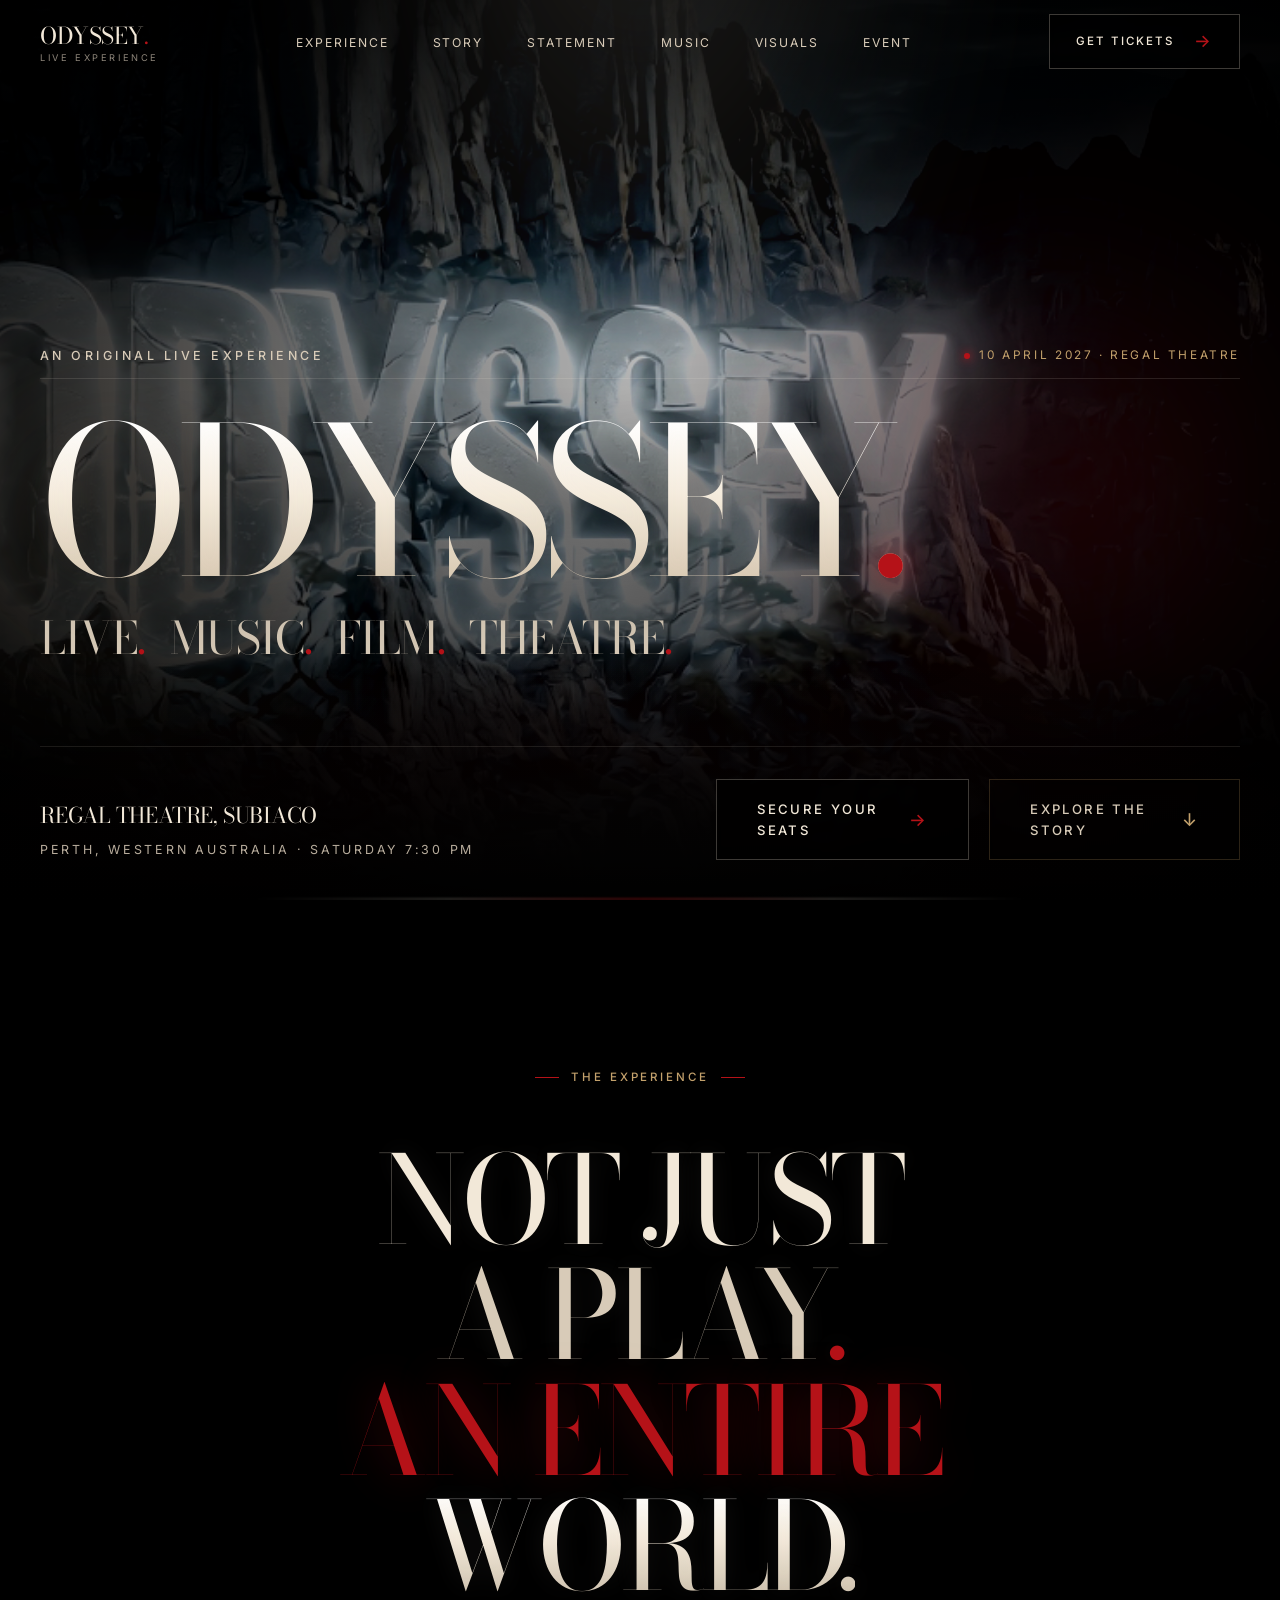
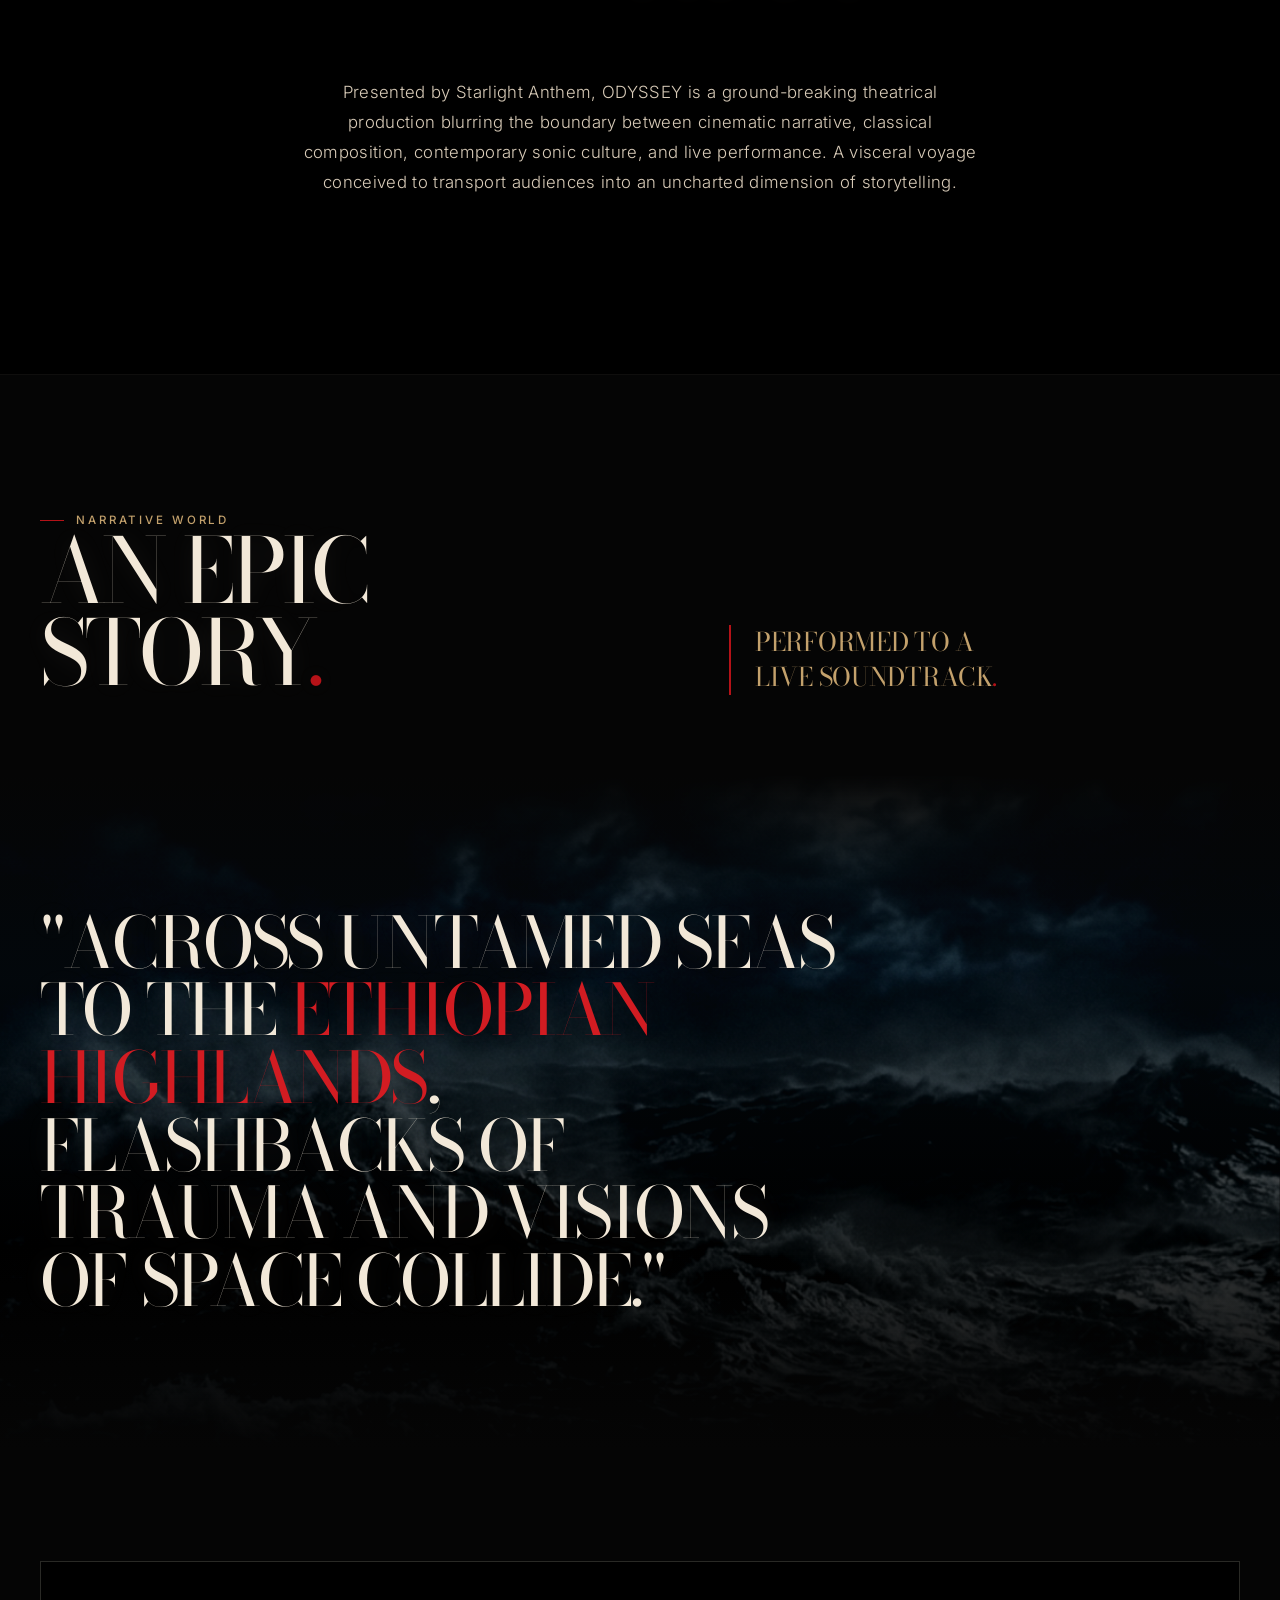
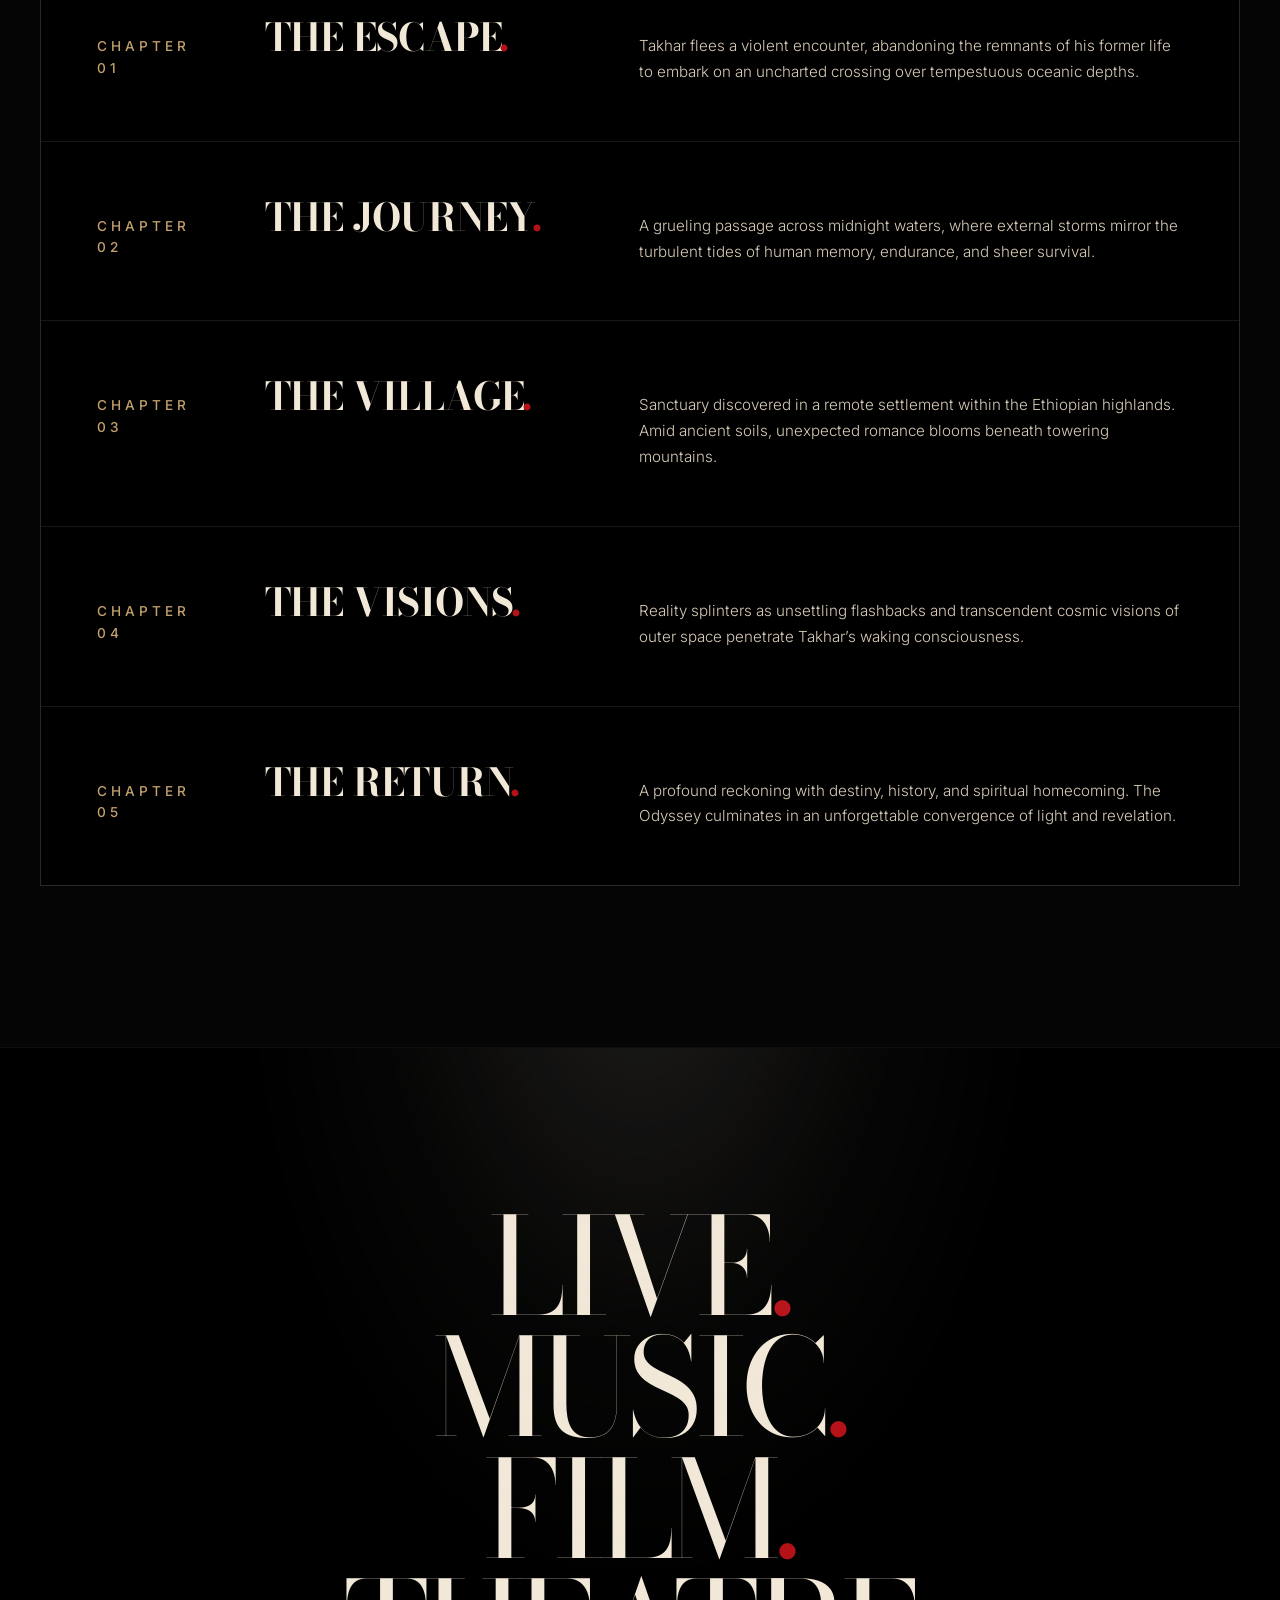
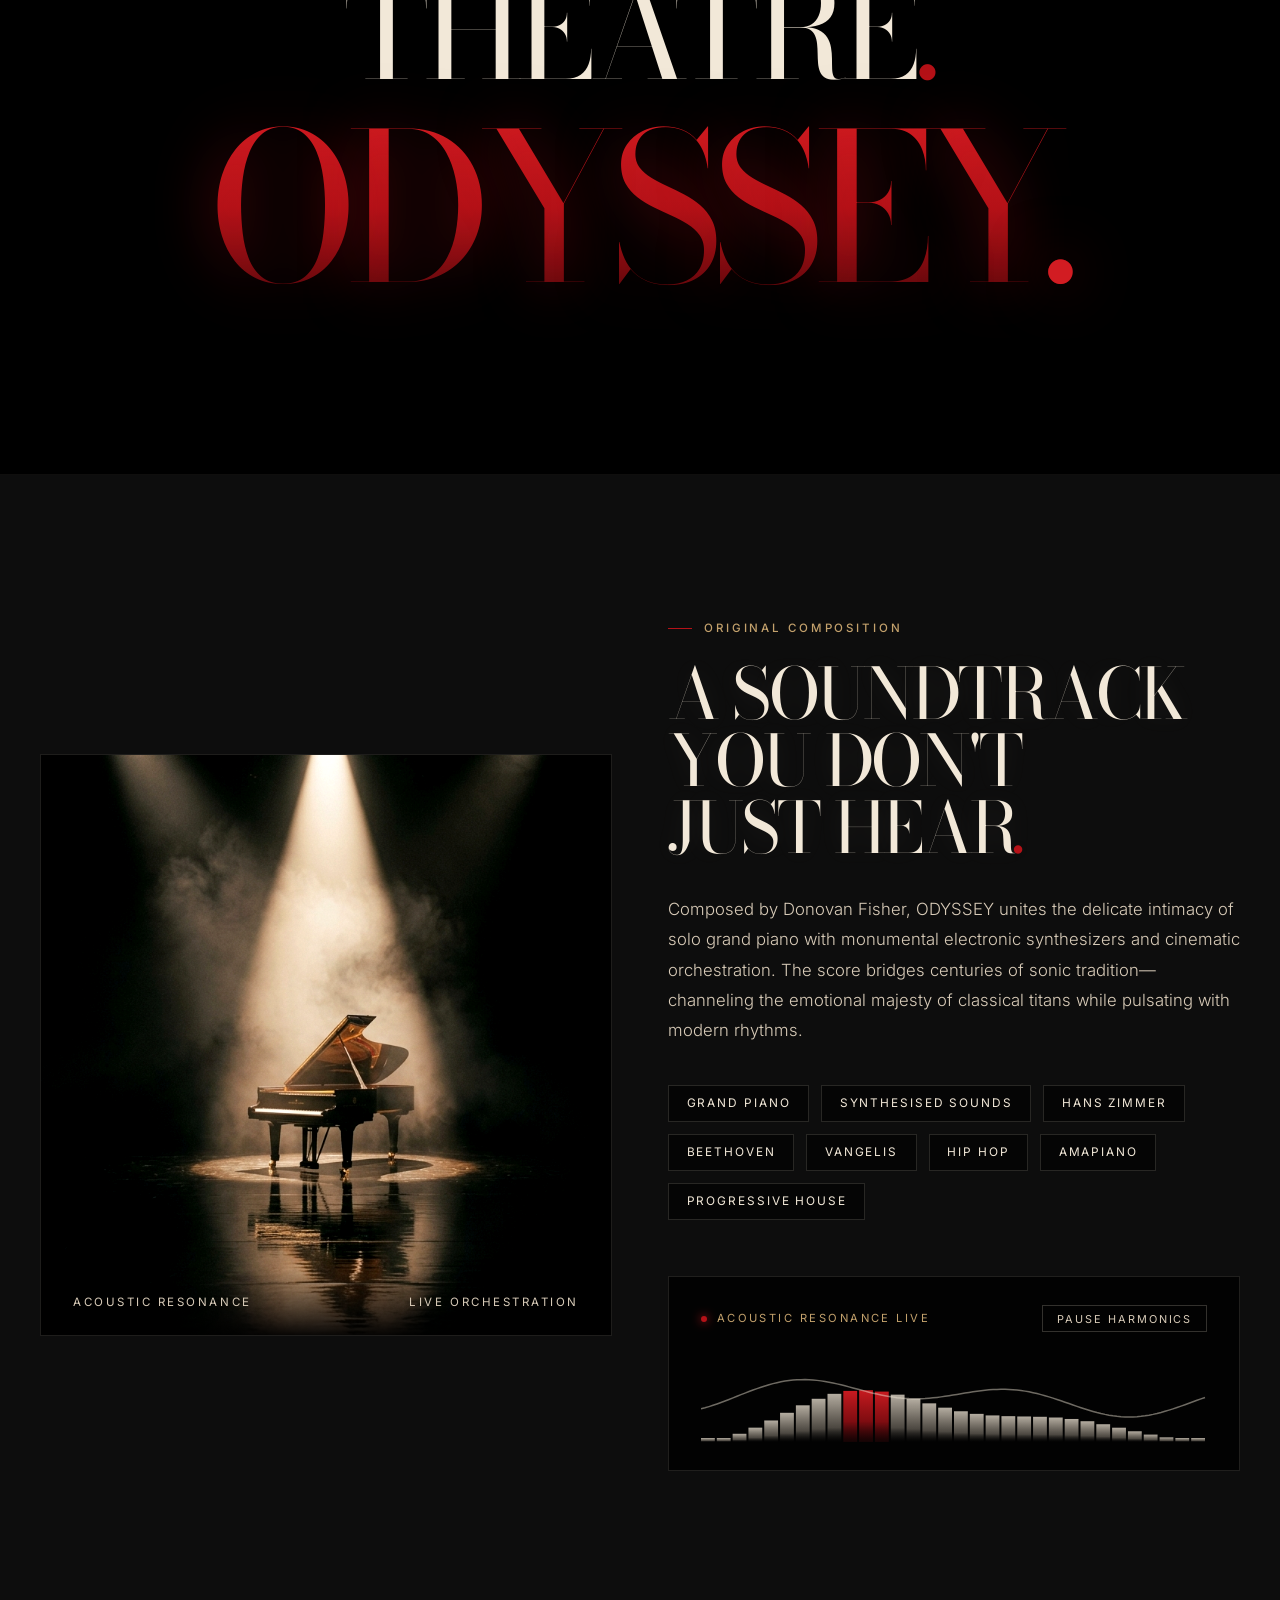
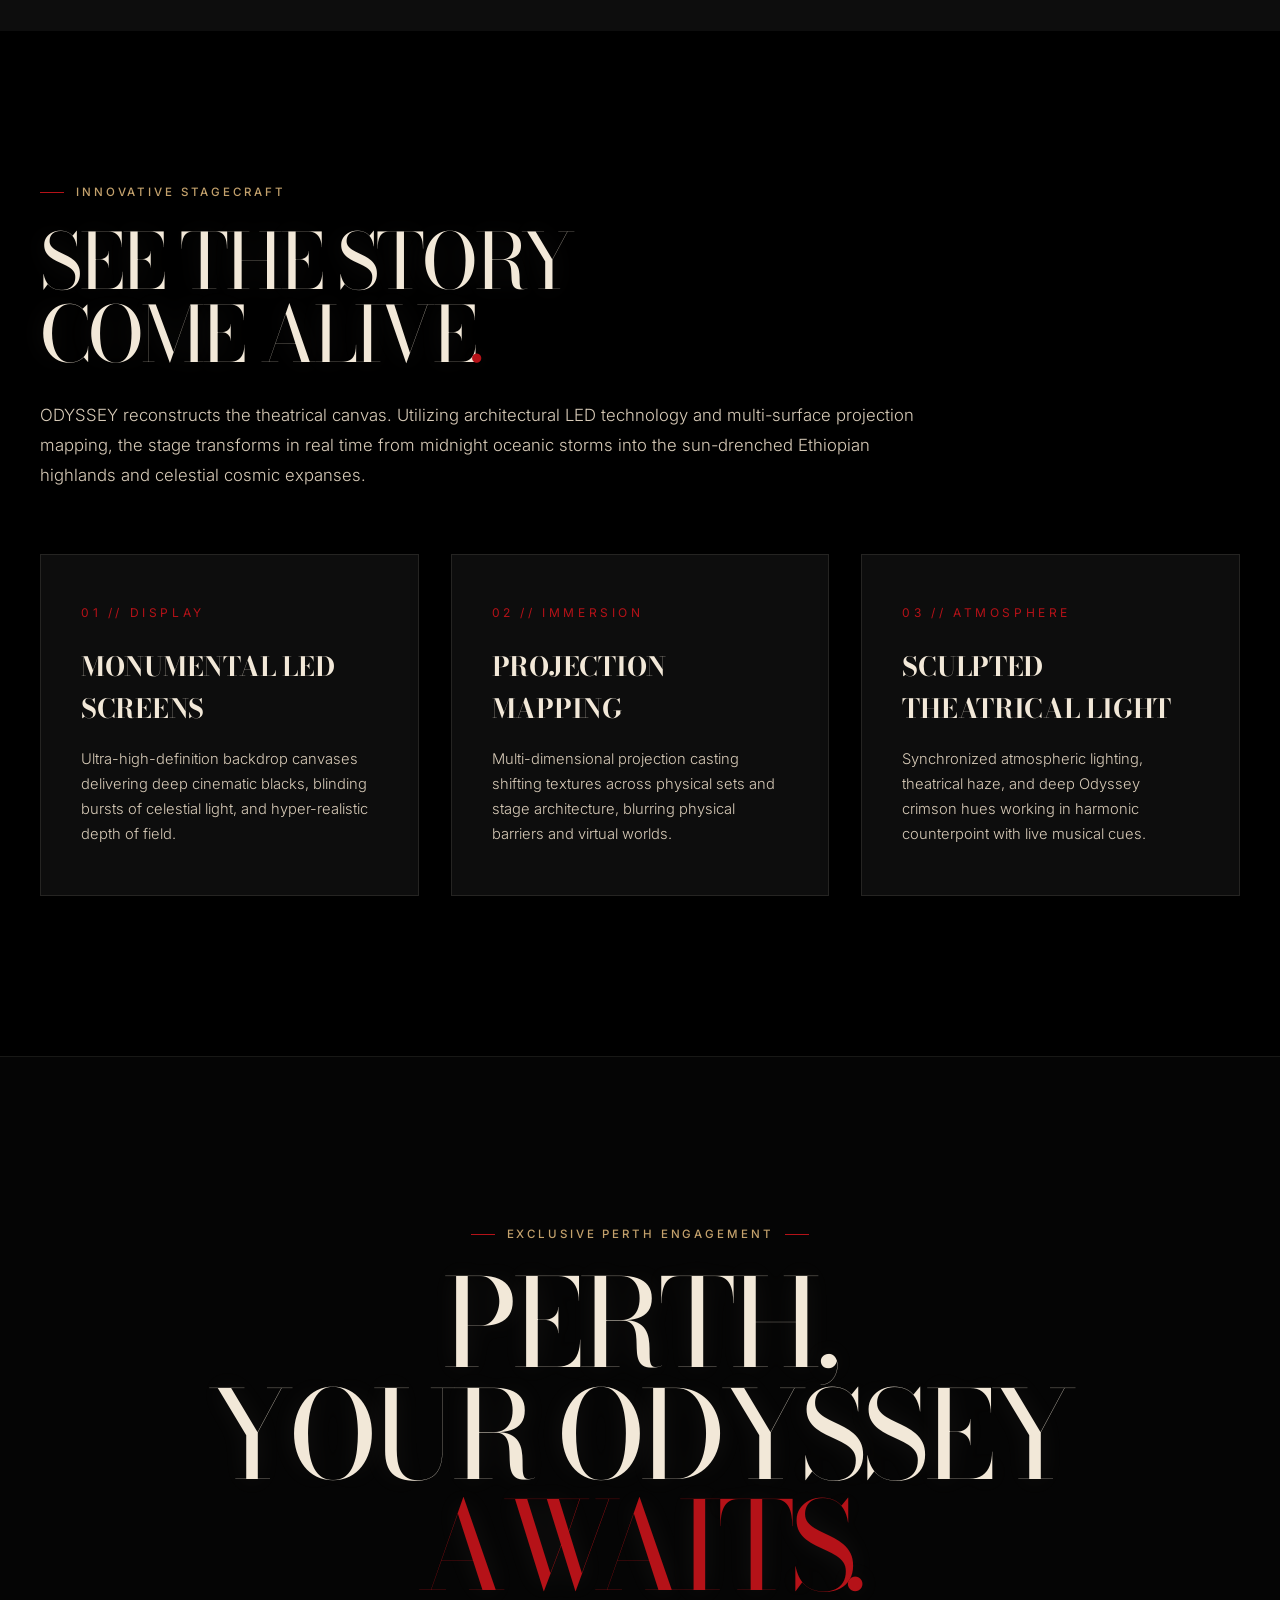
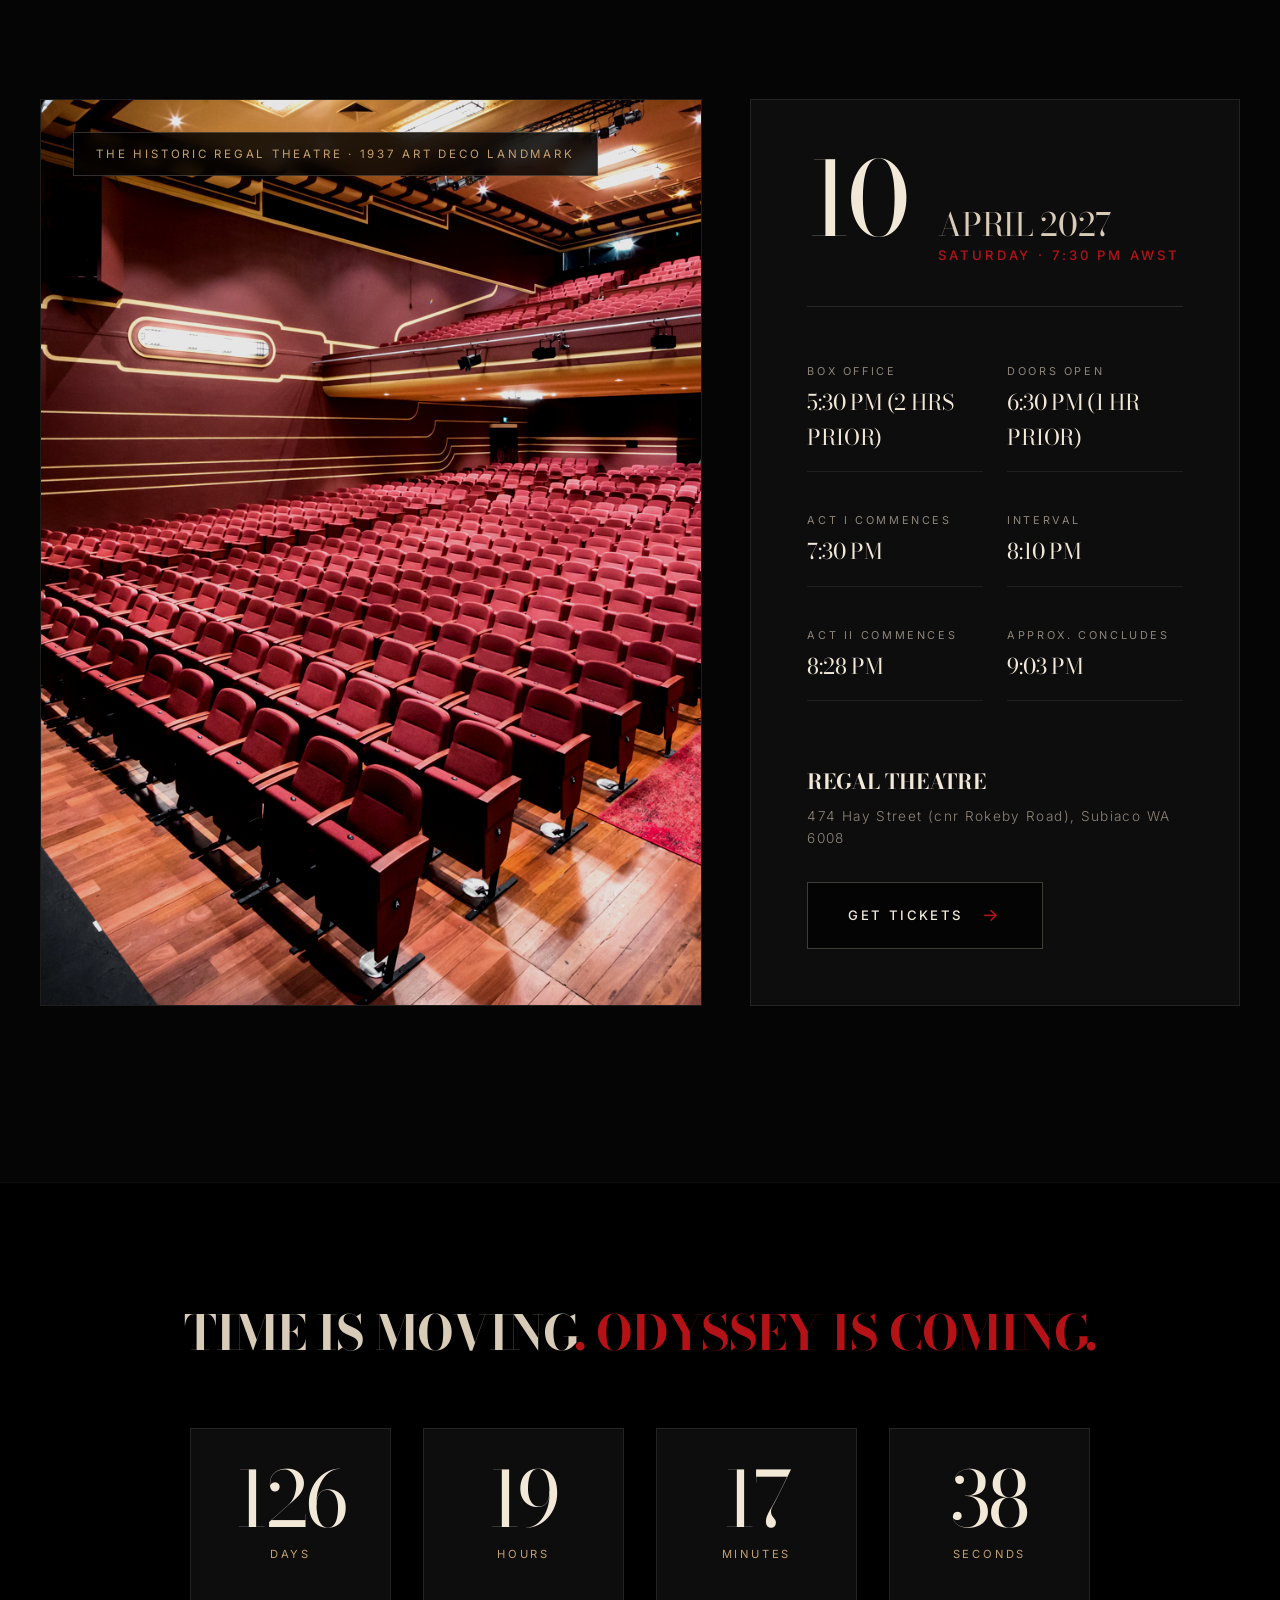
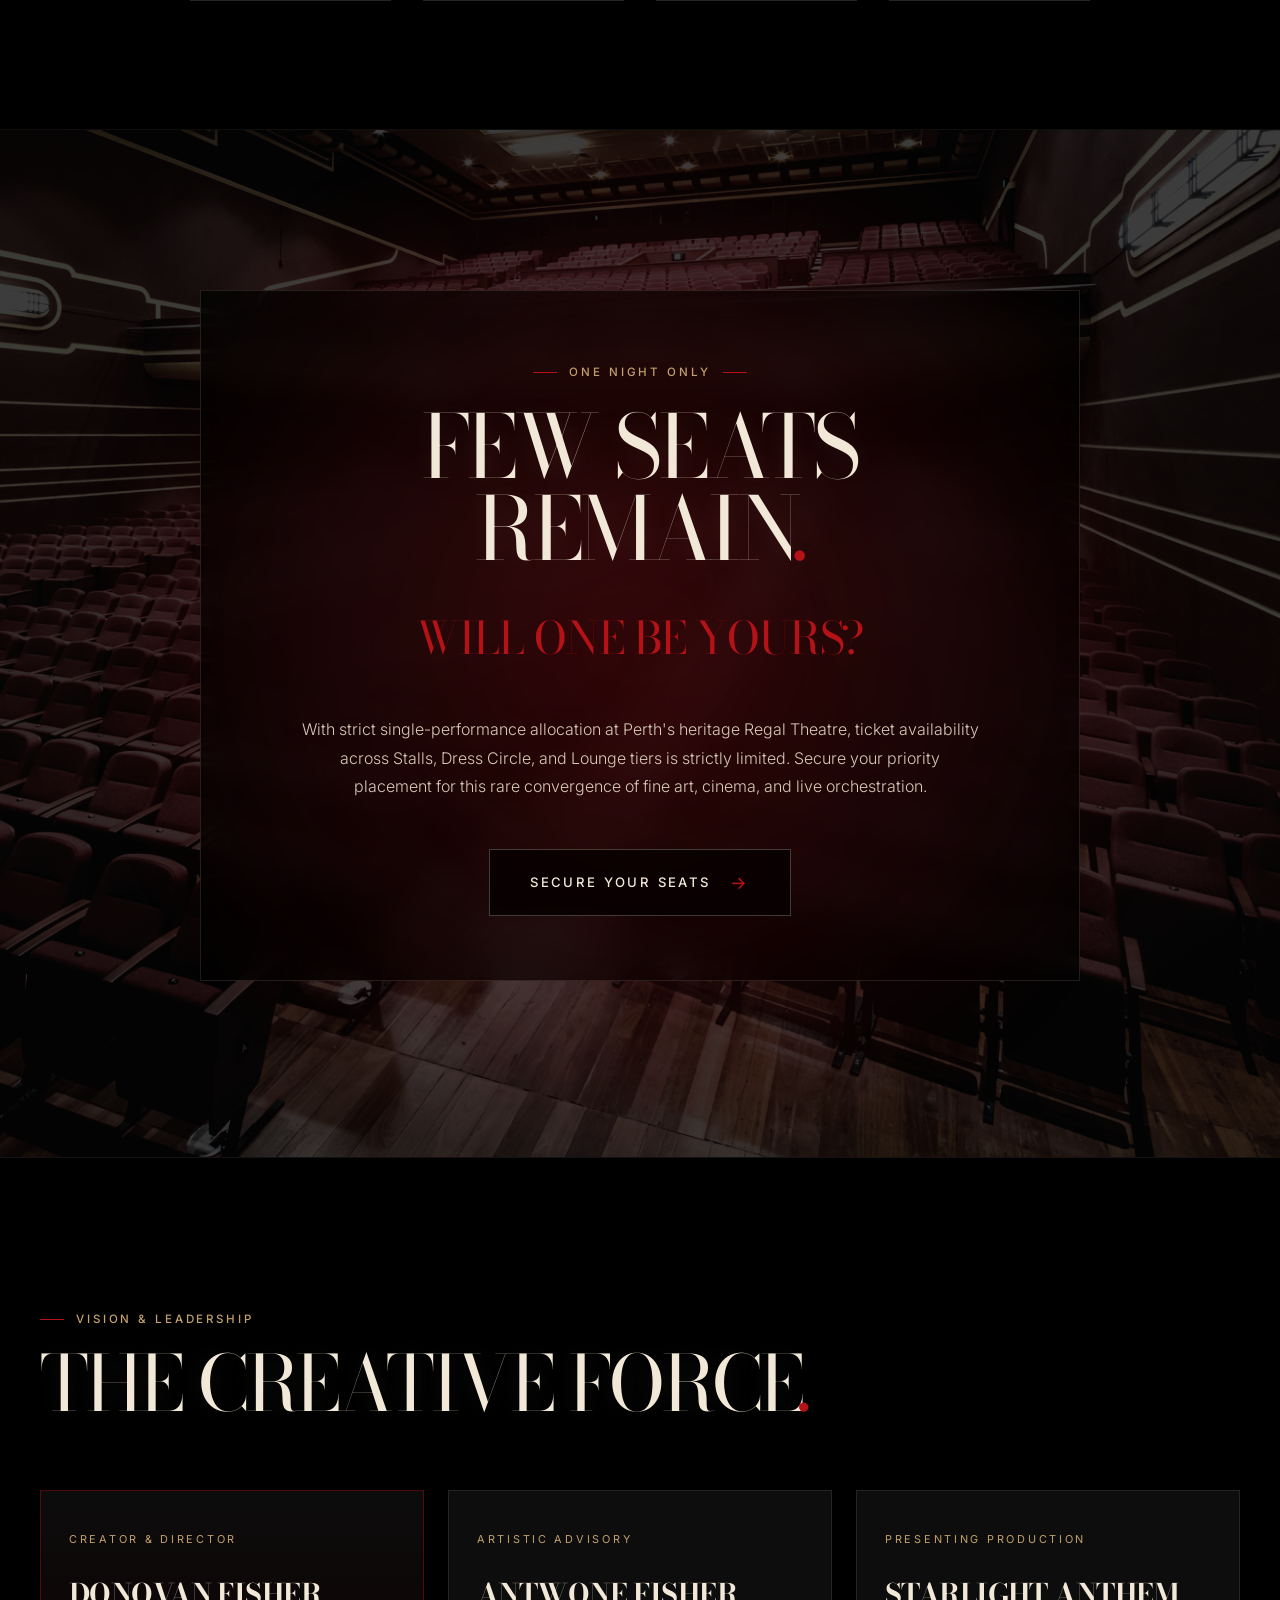
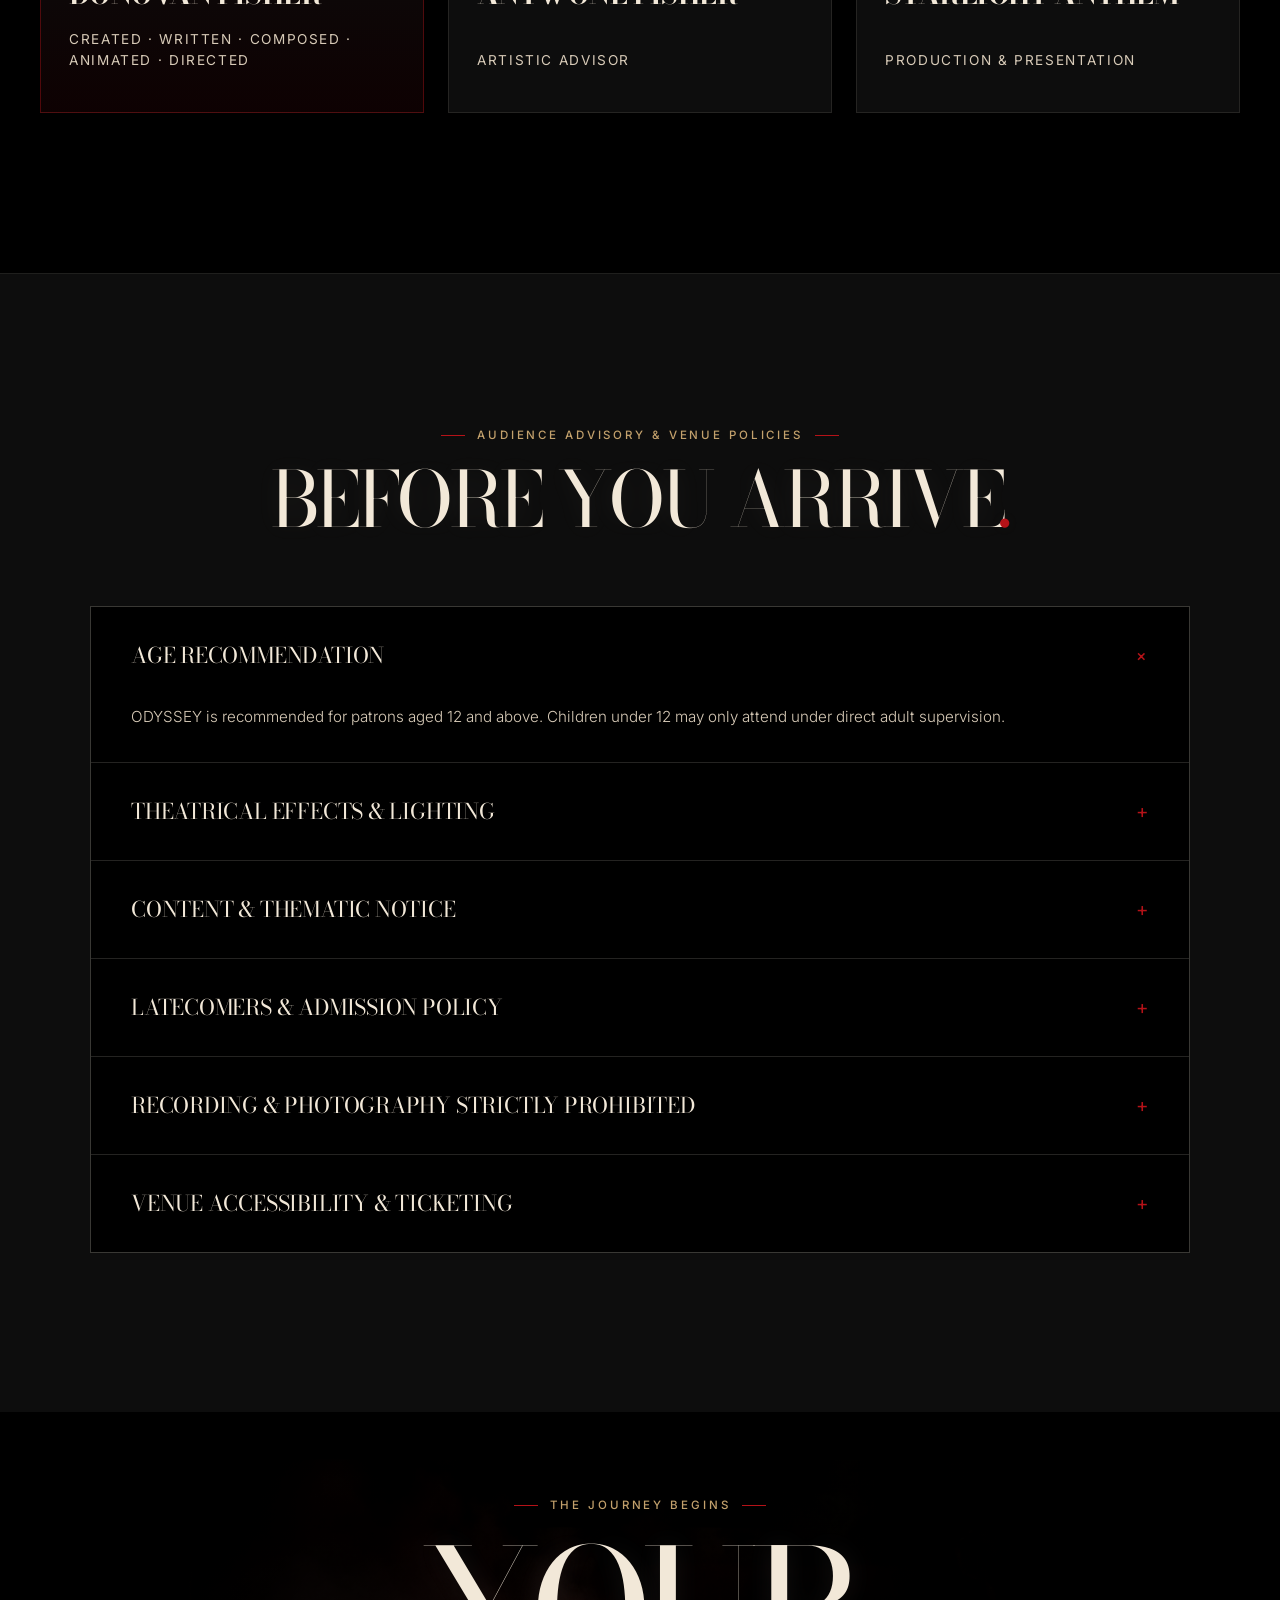
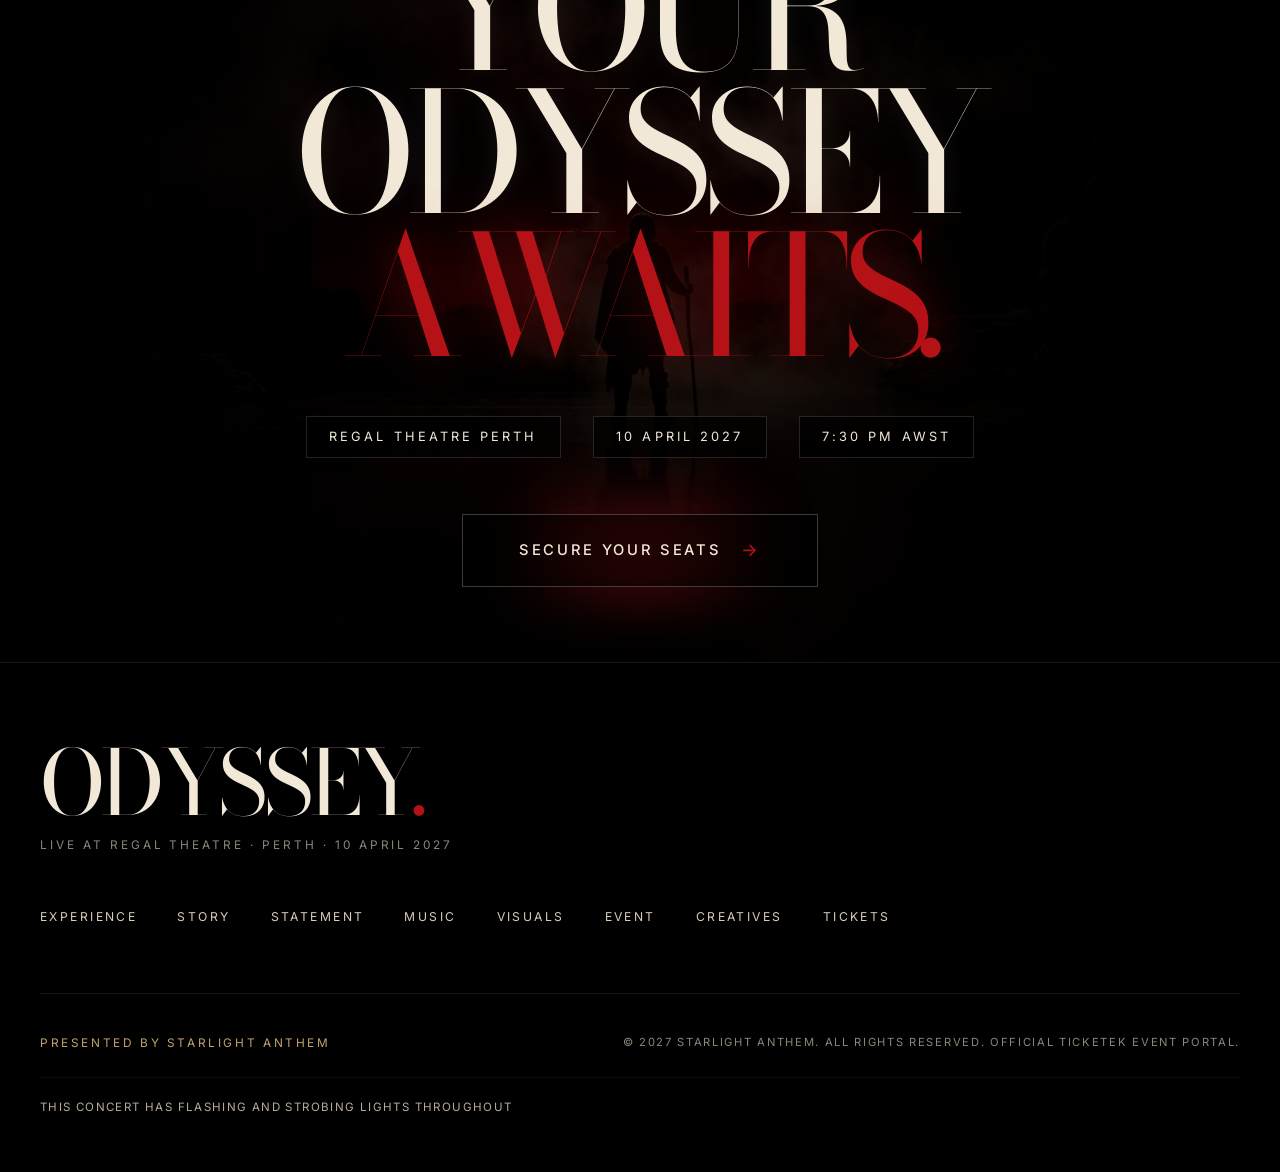
<file: index.html>
<!doctype html>
<html lang="en">
  <head>
    <meta charset="UTF-8" />
    <meta name="viewport" content="width=device-width, initial-scale=1.0" />
    <title>ODYSSEY | Live at Regal Theatre Perth</title>

    <!-- SEO & Social Meta (Requirement 53) -->
    <meta
      name="description"
      content="Experience ODYSSEY live at Regal Theatre, Perth on 10 April 2027. An original stage experience combining live music, theatre, film, visual art and technology."
    />
    <meta name="robots" content="index, follow" />
    <meta name="theme-color" content="#000000" />

    <!-- Open Graph / Facebook -->
    <meta property="og:type" content="website" />
    <meta
      property="og:url"
      content="https://premier.ticketek.com.au/shows/show.aspx?eg=PRESALE&ep=EARLYBIRD&sh=ODYSSEYP26"
    />
    <meta property="og:title" content="ODYSSEY | Live at Regal Theatre Perth" />
    <meta
      property="og:description"
      content="An original live theatrical experience combining live music, cinema, stage, and visual technology. Presented by Starlight Anthem."
    />
    <meta property="og:image" content="assets/images/hero.jpg" />

    <!-- Twitter / X -->
    <meta name="twitter:card" content="summary_large_image" />
    <meta
      name="twitter:title"
      content="ODYSSEY | Live at Regal Theatre Perth"
    />
    <meta
      name="twitter:description"
      content="An original live stage experience created and composed by Donovan Fisher. 10 April 2027 at Regal Theatre Subiaco."
    />
    <meta name="twitter:image" content="assets/images/hero.jpg" />

    <!-- Google Fonts: Didone Editorial Serifs & Modern Sans -->
    <link rel="preconnect" href="https://fonts.googleapis.com" />
    <link rel="preconnect" href="https://fonts.gstatic.com" crossorigin />
    <link
      href="https://fonts.googleapis.com/css2?family=Bodoni+Moda:ital,opsz,wght@0,6..96,400;0,6..96,500;0,6..96,600;1,6..96,400&family=Cormorant+Garamond:ital,wght@0,400;0,500;0,600;1,400&family=DM+Serif+Display:ital@0;1&family=Inter:wght@300;400;500;600&display=swap"
      rel="stylesheet"
    />

    <!-- Stylesheets -->
    <link rel="stylesheet" href="css/style.css" />
    <link rel="stylesheet" href="css/responsive.css" />

    <!-- Event Structured Data JSON-LD (Requirement 53) -->
    <script type="application/ld+json">
      {
        "@context": "https://schema.org",
        "@type": "TheaterEvent",
        "name": "ODYSSEY — Live Experience",
        "description": "An original live stage production created, written, composed, animated, and directed by Donovan Fisher. A modern adaptation of Homer's Odyssey combining live music, theatre, film, and projection technology.",
        "startDate": "2027-04-10T19:30:00+08:00",
        "endDate": "2027-04-10T21:03:00+08:00",
        "eventStatus": "https://schema.org/EventScheduled",
        "eventAttendanceMode": "https://schema.org/OfflineEventAttendanceMode",
        "location": {
          "@type": "Place",
          "name": "Regal Theatre",
          "address": {
            "@type": "PostalAddress",
            "streetAddress": "474 Hay Street",
            "addressLocality": "Subiaco",
            "addressRegion": "WA",
            "postalCode": "6008",
            "addressCountry": "AU"
          }
        },
        "image": ["assets/images/hero.jpg"],
        "performer": {
          "@type": "Person",
          "name": "Donovan Fisher",
          "jobTitle": "Creator, Composer & Director"
        },
        "organizer": {
          "@type": "Organization",
          "name": "Starlight Anthem"
        },
        "offers": {
          "@type": "Offer",
          "url": "https://premier.ticketek.com.au/shows/show.aspx?eg=PRESALE&ep=EARLYBIRD&sh=ODYSSEYP26",
          "availability": "https://schema.org/InStock",
          "validFrom": "2024-01-01"
        }
      }
    </script>
  </head>
  <body>
    <!-- Sticky Minimal Navigation (Requirement 13) -->
    <header class="odyssey-header">
      <div class="nav-container">
        <a href="#hero" class="brand-mark" aria-label="ODYSSEY Home">
          <span class="brand-title">ODYSSEY<span class="period">.</span></span>
          <span class="brand-tagline">LIVE EXPERIENCE</span>
        </a>

        <nav class="nav-links-wrap" aria-label="Main Navigation">
          <ul class="nav-links">
            <li><a href="#manifesto" class="nav-link">EXPERIENCE</a></li>
            <li><a href="#story" class="nav-link">STORY</a></li>
            <li><a href="#monument" class="nav-link">STATEMENT</a></li>
            <li><a href="#music" class="nav-link">MUSIC</a></li>
            <li><a href="#visuals" class="nav-link">VISUALS</a></li>
            <li><a href="#venue" class="nav-link">EVENT</a></li>
          </ul>
        </nav>

        <div class="nav-actions">
          <a href="#" class="odyssey-btn nav-cta" data-ticket-btn>
            <span>GET TICKETS</span>
            <span class="btn-arrow" aria-hidden="true">→</span>
          </a>
          <button
            class="mobile-toggle"
            aria-label="Toggle navigation menu"
            aria-expanded="false"
          >
            <span></span>
            <span></span>
            <span></span>
          </button>
        </div>
      </div>
    </header>

    <!-- Mobile Menu Overlay -->
    <div class="mobile-nav-overlay" aria-hidden="true">
      <ul class="mobile-nav-links">
        <li><a href="#hero" class="mobile-nav-link">ODYSSEY.</a></li>
        <li><a href="#manifesto" class="mobile-nav-link">EXPERIENCE.</a></li>
        <li><a href="#story" class="mobile-nav-link">THE STORY.</a></li>
        <li><a href="#monument" class="mobile-nav-link">STATEMENT.</a></li>
        <li><a href="#music" class="mobile-nav-link">LIVE MUSIC.</a></li>
        <li><a href="#visuals" class="mobile-nav-link">VISUAL TECH.</a></li>
        <li><a href="#venue" class="mobile-nav-link">PERTH EVENT.</a></li>
        <li><a href="#creatives" class="mobile-nav-link">CREATIVES.</a></li>
      </ul>
      <a href="#" class="odyssey-btn" data-ticket-btn>
        <span>SECURE YOUR SEATS</span>
        <span class="btn-arrow" aria-hidden="true">→</span>
      </a>
    </div>

    <main id="main-content">
      <!-- =======================================================================
         10. HERO SECTION (Requirements 10, 11, 12, 26, 39)
         ======================================================================= -->
      <section class="hero-section" id="hero">
        <!-- Layer 1: Background Black + Layer 2: Official Monolith Mountain Artwork -->
        <div
          class="hero-bg-layer"
          id="heroBg"
          style="background-image: url(&quot;assets/images/hero.jpg&quot;)"
          aria-hidden="true"
        ></div>

        <!-- Layer 3: Theatrical Vignette & Smoke Shroud -->
        <div class="hero-vignette" aria-hidden="true"></div>

        <!-- Layer 4 & 5: Theatrical Lighting Spotlights (Requirement 24) -->
        <div class="theatre-spotlight-top" aria-hidden="true"></div>
        <div class="theatre-spotlight-red" aria-hidden="true"></div>
        <div class="theatre-spotlight-side" aria-hidden="true"></div>

        <!-- Layer 6: Reflective Stage Floor (Requirement 26) -->
        <div class="stage-floor-reflection" aria-hidden="true"></div>

        <!-- Hero Typography & Editorial Stature (Requirement 11) -->
        <div class="hero-content">
          <!-- Top Metadata Header Strip -->
          <div class="hero-label-wrap">
            <span class="hero-supertitle">AN ORIGINAL LIVE EXPERIENCE</span>
            <span class="hero-date-badge">10 APRIL 2027 · REGAL THEATRE</span>
          </div>

          <div class="hero-title-area">
            <h1 class="didone-title hero-title-giant">
              ODYSSEY<span class="period">.</span>
            </h1>
            <div class="hero-statement-strip">
              <span class="hero-statement-word"
                >LIVE<span class="period">.</span></span
              >
              <span class="hero-statement-word"
                >MUSIC<span class="period">.</span></span
              >
              <span class="hero-statement-word"
                >FILM<span class="period">.</span></span
              >
              <span class="hero-statement-word"
                >THEATRE<span class="period">.</span></span
              >
            </div>
          </div>

          <div class="hero-footer-bar">
            <div class="hero-venue-info">
              <div class="venue-headline">REGAL THEATRE, SUBIACO</div>
              <div class="venue-subline">
                PERTH, WESTERN AUSTRALIA · SATURDAY 7:30 PM
              </div>
            </div>
            <div class="hero-actions">
              <a href="#" class="odyssey-btn" data-ticket-btn>
                <span>SECURE YOUR SEATS</span>
                <span class="btn-arrow" aria-hidden="true">→</span>
              </a>
              <a href="#story" class="odyssey-btn odyssey-btn-secondary">
                <span>EXPLORE THE STORY</span>
                <span class="btn-arrow" aria-hidden="true">↓</span>
              </a>
            </div>
          </div>
        </div>
      </section>

      <!-- =======================================================================
         15. INTRO MANIFESTO SECTION (Requirement 15)
         ======================================================================= -->
      <section class="manifesto-section" id="manifesto">
        <div class="manifesto-container reveal">
          <div class="manifesto-label">
            <span class="meta-label is-centered">THE EXPERIENCE</span>
          </div>

          <div class="didone-title manifesto-text">
            <span class="manifesto-line manifesto-line-1">NOT JUST</span>
            <span class="manifesto-line manifesto-line-2"
              >A PLAY<span class="campaign-period">.</span></span
            >
            <span class="manifesto-line manifesto-line-3">AN ENTIRE</span>
            <span class="manifesto-line manifesto-line-4 text-weathered"
              >WORLD<span class="campaign-period">.</span></span
            >
          </div>

          <p class="manifesto-subtext">
            Presented by Starlight Anthem, ODYSSEY is a ground-breaking
            theatrical production blurring the boundary between cinematic
            narrative, classical composition, contemporary sonic culture, and
            live performance. A visceral voyage conceived to transport audiences
            into an uncharted dimension of storytelling.
          </p>
        </div>
      </section>

      <!-- =======================================================================
         16, 17, 18. VISUAL STORY & CHAPTERS (Requirements 16, 17, 18)
         ======================================================================= -->
      <section class="story-section" id="story">
        <div class="story-header-wrap reveal">
          <div>
            <span class="meta-label">NARRATIVE WORLD</span>
            <h2 class="didone-title story-main-heading">
              AN EPIC<br />STORY<span class="campaign-period">.</span>
            </h2>
          </div>
          <div>
            <p class="story-sub-heading">
              PERFORMED TO A<br />LIVE SOUNDTRACK<span class="campaign-period"
                >.</span
              >
            </p>
          </div>
        </div>

        <!-- Parallax Ocean / Storm Narrative Canvas (Requirement 16, 17) -->
        <div class="story-hero-parallax-wrap reveal">
          <img
            src="assets/images/story.jpg"
            id="storyParallaxImg"
            alt="ODYSSEY dramatic oceanic voyage and stormy horizons"
            class="story-hero-parallax-img"
            loading="lazy"
          />
          <div class="story-parallax-overlay">
            <div class="story-parallax-inner">
              <h3 class="didone-title story-parallax-quote">
                "ACROSS UNTAMED SEAS TO THE
                <span class="accent-red">ETHIOPIAN HIGHLANDS</span>, FLASHBACKS
                OF TRAUMA AND VISIONS OF SPACE COLLIDE."
              </h3>
            </div>
          </div>
        </div>

        <!-- Narrative Chapter Breakdown (Requirement 18) -->
        <div class="story-chapters-wrap reveal">
          <div class="chapters-grid">
            <!-- Chapter 01 -->
            <article class="chapter-row">
              <div class="chapter-num">CHAPTER 01</div>
              <h3 class="chapter-title">
                THE ESCAPE<span class="campaign-period">.</span>
              </h3>
              <p class="chapter-desc">
                Takhar flees a violent encounter, abandoning the remnants of his
                former life to embark on an uncharted crossing over tempestuous
                oceanic depths.
              </p>
            </article>

            <!-- Chapter 02 -->
            <article class="chapter-row">
              <div class="chapter-num">CHAPTER 02</div>
              <h3 class="chapter-title">
                THE JOURNEY<span class="campaign-period">.</span>
              </h3>
              <p class="chapter-desc">
                A grueling passage across midnight waters, where external storms
                mirror the turbulent tides of human memory, endurance, and sheer
                survival.
              </p>
            </article>

            <!-- Chapter 03 -->
            <article class="chapter-row">
              <div class="chapter-num">CHAPTER 03</div>
              <h3 class="chapter-title">
                THE VILLAGE<span class="campaign-period">.</span>
              </h3>
              <p class="chapter-desc">
                Sanctuary discovered in a remote settlement within the Ethiopian
                highlands. Amid ancient soils, unexpected romance blooms beneath
                towering mountains.
              </p>
            </article>

            <!-- Chapter 04 -->
            <article class="chapter-row">
              <div class="chapter-num">CHAPTER 04</div>
              <h3 class="chapter-title">
                THE VISIONS<span class="campaign-period">.</span>
              </h3>
              <p class="chapter-desc">
                Reality splinters as unsettling flashbacks and transcendent
                cosmic visions of outer space penetrate Takhar’s waking
                consciousness.
              </p>
            </article>

            <!-- Chapter 05 -->
            <article class="chapter-row">
              <div class="chapter-num">CHAPTER 05</div>
              <h3 class="chapter-title">
                THE RETURN<span class="campaign-period">.</span>
              </h3>
              <p class="chapter-desc">
                A profound reckoning with destiny, history, and spiritual
                homecoming. The Odyssey culminates in an unforgettable
                convergence of light and revelation.
              </p>
            </article>
          </div>
        </div>
      </section>

      <!-- =======================================================================
         19. BRAND MONUMENT: LIVE. MUSIC. FILM. THEATRE. (Requirement 19)
         ======================================================================= -->
      <section class="typographic-statement-section" id="monument">
        <div class="theatre-spotlight-top" aria-hidden="true"></div>
        <div class="typographic-monument reveal">
          <span class="monument-line">LIVE<span class="period">.</span></span>
          <span class="monument-line">MUSIC<span class="period">.</span></span>
          <span class="monument-line">FILM<span class="period">.</span></span>
          <span class="monument-line"
            >THEATRE<span class="period">.</span></span
          >
          <span class="monument-line monument-line-hero"
            >ODYSSEY<span class="period">.</span></span
          >
        </div>
      </section>

      <!-- =======================================================================
         20. MUSIC & SONIC ARCHITECTURE (Requirement 20)
         ======================================================================= -->
      <section class="music-section" id="music">
        <div class="music-container">
          <div class="music-grid reveal">
            <!-- Theatrical Concert Piano Still -->
            <div class="music-image-frame">
              <img
                src="assets/images/music.jpg"
                id="musicImg"
                alt="Grand concert piano on pitch-black stage under solitary spotlight"
                loading="lazy"
              />
              <div class="music-image-caption">
                <span>ACOUSTIC RESONANCE</span>
                <span>LIVE ORCHESTRATION</span>
              </div>
            </div>

            <!-- Sonic Narrative Details & Frequency Visualizer -->
            <div class="music-info">
              <span class="meta-label">ORIGINAL COMPOSITION</span>
              <h2 class="didone-title music-headline">
                A SOUNDTRACK<br />YOU DON'T<br />JUST HEAR<span
                  class="campaign-period"
                  >.</span
                >
              </h2>
              <p class="music-description">
                Composed by Donovan Fisher, ODYSSEY unites the delicate intimacy
                of solo grand piano with monumental electronic synthesizers and
                cinematic orchestration. The score bridges centuries of sonic
                tradition—channeling the emotional majesty of classical titans
                while pulsating with modern rhythms.
              </p>

              <!-- Sonic Influences -->
              <div class="sonic-influences-cluster">
                <span class="sonic-tag">GRAND PIANO</span>
                <span class="sonic-tag">SYNTHESISED SOUNDS</span>
                <span class="sonic-tag">HANS ZIMMER</span>
                <span class="sonic-tag">BEETHOVEN</span>
                <span class="sonic-tag">VANGELIS</span>
                <span class="sonic-tag">HIP HOP</span>
                <span class="sonic-tag">AMAPIANO</span>
                <span class="sonic-tag">PROGRESSIVE HOUSE</span>
              </div>

              <!-- Abstract Interactive Audio Visualizer (Requirement 20) -->
              <div class="visualizer-wrapper">
                <div class="visualizer-header">
                  <div class="visualizer-status">
                    <span class="status-dot"></span>
                    <span>ACOUSTIC RESONANCE LIVE</span>
                  </div>
                  <button
                    class="visualizer-btn"
                    id="toggleVisualizerBtn"
                    type="button"
                  >
                    PAUSE HARMONICS
                  </button>
                </div>
                <canvas
                  class="visualizer-canvas"
                  id="audioVisualizer"
                  aria-label="Audio Frequency Spectrum Visualizer"
                ></canvas>
              </div>
            </div>
          </div>
        </div>
      </section>

      <!-- =======================================================================
         21. VISUAL TECHNOLOGY & PROJECTION MAPPING (Requirement 21)
         ======================================================================= -->
      <section class="visual-tech-section" id="visuals">
        <div class="visual-tech-container">
          <div class="visual-tech-header reveal">
            <span class="meta-label">INNOVATIVE STAGECRAFT</span>
            <h2 class="didone-title visual-tech-heading">
              SEE THE STORY<br />COME ALIVE<span class="campaign-period"
                >.</span
              >
            </h2>
            <p class="visual-tech-desc">
              ODYSSEY reconstructs the theatrical canvas. Utilizing
              architectural LED technology and multi-surface projection mapping,
              the stage transforms in real time from midnight oceanic storms
              into the sun-drenched Ethiopian highlands and celestial cosmic
              expanses.
            </p>
          </div>

          <div class="tech-cards-grid reveal">
            <!-- Tech 01 -->
            <div class="tech-card">
              <div class="tech-card-icon">01 // DISPLAY</div>
              <h3 class="tech-card-title">MONUMENTAL LED SCREENS</h3>
              <p class="tech-card-desc">
                Ultra-high-definition backdrop canvases delivering deep
                cinematic blacks, blinding bursts of celestial light, and
                hyper-realistic depth of field.
              </p>
            </div>

            <!-- Tech 02 -->
            <div class="tech-card">
              <div class="tech-card-icon">02 // IMMERSION</div>
              <h3 class="tech-card-title">PROJECTION MAPPING</h3>
              <p class="tech-card-desc">
                Multi-dimensional projection casting shifting textures across
                physical sets and stage architecture, blurring physical barriers
                and virtual worlds.
              </p>
            </div>

            <!-- Tech 03 -->
            <div class="tech-card">
              <div class="tech-card-icon">03 // ATMOSPHERE</div>
              <h3 class="tech-card-title">SCULPTED THEATRICAL LIGHT</h3>
              <p class="tech-card-desc">
                Synchronized atmospheric lighting, theatrical haze, and deep
                Odyssey crimson hues working in harmonic counterpoint with live
                musical cues.
              </p>
            </div>
          </div>
        </div>
      </section>

      <!-- =======================================================================
         28, 29, 30. PERTH VENUE & EVENT INFORMATION (Requirements 28, 29, 30)
         ======================================================================= -->
      <section class="venue-section" id="venue">
        <div class="venue-container">
          <div class="venue-hero-callout reveal">
            <span class="meta-label is-centered"
              >EXCLUSIVE PERTH ENGAGEMENT</span
            >
            <h2 class="didone-title venue-massive-heading">
              PERTH,<br />YOUR ODYSSEY<br /><span class="accent"
                >AWAITS<span class="campaign-period">.</span></span
              >
            </h2>
          </div>

          <div class="venue-details-split reveal">
            <!-- Regal Theatre Image Frame -->
            <div class="venue-image-box">
              <img
                src="assets/images/theatre.jpg"
                id="theatreImg"
                alt="Regal Theatre Subiaco Perth heritage Art Deco interior and auditorium"
                loading="lazy"
              />
              <div class="venue-overlay-badge">
                <p>THE HISTORIC REGAL THEATRE · 1937 ART DECO LANDMARK</p>
              </div>
            </div>

            <!-- Schedule & Timing Breakdown (Requirement 29, 30) -->
            <div class="venue-schedule-box">
              <!-- Major Date Headline -->
              <div class="date-feature-block">
                <div class="date-giant-number">10</div>
                <div class="date-meta-text">
                  <span class="date-month-year">APRIL 2027</span>
                  <span class="date-day-time">SATURDAY · 7:30 PM AWST</span>
                </div>
              </div>

              <!-- Two-Column Show Timing Grid (Requirement 30) -->
              <div class="show-timing-grid">
                <div class="timing-item">
                  <span class="timing-label">BOX OFFICE</span>
                  <span class="timing-value">5:30 PM (2 HRS PRIOR)</span>
                </div>
                <div class="timing-item">
                  <span class="timing-label">DOORS OPEN</span>
                  <span class="timing-value">6:30 PM (1 HR PRIOR)</span>
                </div>
                <div class="timing-item">
                  <span class="timing-label">ACT I COMMENCES</span>
                  <span class="timing-value">7:30 PM</span>
                </div>
                <div class="timing-item">
                  <span class="timing-label">INTERVAL</span>
                  <span class="timing-value">8:10 PM</span>
                </div>
                <div class="timing-item">
                  <span class="timing-label">ACT II COMMENCES</span>
                  <span class="timing-value">8:28 PM</span>
                </div>
                <div class="timing-item">
                  <span class="timing-label">APPROX. CONCLUDES</span>
                  <span class="timing-value">9:03 PM</span>
                </div>
              </div>

              <!-- Location & Action -->
              <div class="venue-location-card">
                <h3 class="location-title">REGAL THEATRE</h3>
                <p class="location-address">
                  474 Hay Street (cnr Rokeby Road), Subiaco WA 6008
                </p>
                <div style="margin-top: 1.5rem">
                  <a href="#" class="odyssey-btn" data-ticket-btn>
                    <span>GET TICKETS</span>
                    <span class="btn-arrow" aria-hidden="true">→</span>
                  </a>
                </div>
              </div>
            </div>
          </div>
        </div>
      </section>

      <!-- =======================================================================
         32. DYNAMIC REAL-TIME COUNTDOWN (Requirement 32)
         Target: 10 April 2027, 7:30 PM AWST
         ======================================================================= -->
      <section class="countdown-section" id="countdown">
        <div class="countdown-container reveal">
          <h3 class="countdown-campaign-phrase">
            TIME IS MOVING<span class="campaign-period">.</span>
            <span class="highlight"
              >ODYSSEY IS COMING<span class="campaign-period">.</span></span
            >
          </h3>

          <div class="countdown-grid" aria-live="polite">
            <div class="countdown-box">
              <span class="countdown-number" id="countdownDays">--</span>
              <span class="countdown-unit">DAYS</span>
            </div>
            <div class="countdown-box">
              <span class="countdown-number" id="countdownHours">--</span>
              <span class="countdown-unit">HOURS</span>
            </div>
            <div class="countdown-box">
              <span class="countdown-number" id="countdownMinutes">--</span>
              <span class="countdown-unit">MINUTES</span>
            </div>
            <div class="countdown-box">
              <span class="countdown-number" id="countdownSeconds">--</span>
              <span class="countdown-unit">SECONDS</span>
            </div>
          </div>
        </div>
      </section>

      <!-- =======================================================================
         31. SEATING & SCARCITY SECTION (Requirement 31)
         ======================================================================= -->
      <section class="scarcity-section" id="scarcity">
        <div class="scarcity-bg-wrap">
          <img
            src="assets/images/audience.jpg"
            id="audienceImg"
            alt="Regal Theatre auditorium view from the stage looking over seating"
            loading="lazy"
          />
        </div>

        <div class="scarcity-container">
          <div class="scarcity-content-box odyssey-red-glow reveal">
            <span class="meta-label is-centered">ONE NIGHT ONLY</span>
            <h2 class="didone-title scarcity-heading">
              FEW SEATS<br />REMAIN<span class="campaign-period">.</span>
            </h2>
            <p class="scarcity-subheading">
              WILL ONE BE YOURS<span class="campaign-period">?</span>
            </p>
            <p class="scarcity-narrative">
              With strict single-performance allocation at Perth's heritage
              Regal Theatre, ticket availability across Stalls, Dress Circle,
              and Lounge tiers is strictly limited. Secure your priority
              placement for this rare convergence of fine art, cinema, and live
              orchestration.
            </p>
            <a href="#" class="odyssey-btn" data-ticket-btn>
              <span>SECURE YOUR SEATS</span>
              <span class="btn-arrow" aria-hidden="true">→</span>
            </a>
          </div>
        </div>
      </section>

      <!-- =======================================================================
         33. THE CREATIVE FORCE SECTION (Requirement 33)
         ======================================================================= -->
      <section class="creatives-section" id="creatives">
        <div class="creatives-container">
          <div class="creatives-header reveal">
            <span class="meta-label">VISION & LEADERSHIP</span>
            <h2 class="didone-title creatives-heading">
              THE CREATIVE FORCE<span class="campaign-period">.</span>
            </h2>
          </div>

          <div class="creatives-grid reveal">
            <!-- Donovan Fisher -->
            <div class="creative-card featured">
              <div>
                <div class="creative-role-badge">CREATOR & DIRECTOR</div>
                <h3 class="creative-name">DONOVAN FISHER</h3>
              </div>
              <p class="creative-duties">
                Created · Written · Composed · Animated · Directed
              </p>
            </div>

            <!-- Antwone Fisher -->
            <div class="creative-card">
              <div>
                <div class="creative-role-badge">ARTISTIC ADVISORY</div>
                <h3 class="creative-name">ANTWONE FISHER</h3>
              </div>
              <p class="creative-duties">Artistic Advisor</p>
            </div>

            <!-- Starlight Anthem -->
            <div class="creative-card">
              <div>
                <div class="creative-role-badge">PRESENTING PRODUCTION</div>
                <h3 class="creative-name">STARLIGHT ANTHEM</h3>
              </div>
              <p class="creative-duties">Production & Presentation</p>
            </div>
          </div>
        </div>
      </section>

      <!-- =======================================================================
         34. BEFORE YOU ARRIVE (ACCORDION ADVISORY) (Requirement 34)
         ======================================================================= -->
      <section class="advisory-section" id="advisory">
        <div class="advisory-container">
          <div class="advisory-header reveal">
            <span class="meta-label is-centered"
              >AUDIENCE ADVISORY & VENUE POLICIES</span
            >
            <h2 class="didone-title advisory-heading">
              BEFORE YOU ARRIVE<span class="campaign-period">.</span>
            </h2>
          </div>

          <div class="accordion-list reveal">
            <!-- Item 01 -->
            <div class="accordion-item is-open">
              <button
                class="accordion-trigger"
                type="button"
                aria-expanded="true"
              >
                <span class="accordion-title">AGE RECOMMENDATION</span>
                <span class="accordion-icon" aria-hidden="true">+</span>
              </button>
              <div class="accordion-content">
                <p class="accordion-text">
                  ODYSSEY is recommended for patrons aged 12 and above. Children
                  under 12 may only attend under direct adult supervision.
                </p>
              </div>
            </div>

            <!-- Item 02 -->
            <div class="accordion-item">
              <button
                class="accordion-trigger"
                type="button"
                aria-expanded="false"
              >
                <span class="accordion-title"
                  >THEATRICAL EFFECTS & LIGHTING</span
                >
                <span class="accordion-icon" aria-hidden="true">+</span>
              </button>
              <div class="accordion-content">
                <p class="accordion-text">
                  This production utilizes rapid strobe lighting, sudden bursts
                  of darkness, high-intensity projection mapping, and theatrical
                  smoke/haze effects throughout the performance.
                </p>
              </div>
            </div>

            <!-- Item 03 -->
            <div class="accordion-item">
              <button
                class="accordion-trigger"
                type="button"
                aria-expanded="false"
              >
                <span class="accordion-title">CONTENT & THEMATIC NOTICE</span>
                <span class="accordion-icon" aria-hidden="true">+</span>
              </button>
              <div class="accordion-content">
                <p class="accordion-text">
                  The performance contains coarse language, depiction of violent
                  encounters, psychological trauma themes, and mature thematic
                  elements.
                </p>
              </div>
            </div>

            <!-- Item 04 -->
            <div class="accordion-item">
              <button
                class="accordion-trigger"
                type="button"
                aria-expanded="false"
              >
                <span class="accordion-title"
                  >LATECOMERS & ADMISSION POLICY</span
                >
                <span class="accordion-icon" aria-hidden="true">+</span>
              </button>
              <div class="accordion-content">
                <p class="accordion-text">
                  To preserve the uninterrupted continuity of the live
                  experience, late arrivals will not be admitted once Act I
                  begins. Latecomers may only take their seats during the
                  18-minute intermission at 8:10 PM.
                </p>
              </div>
            </div>

            <!-- Item 05 -->
            <div class="accordion-item">
              <button
                class="accordion-trigger"
                type="button"
                aria-expanded="false"
              >
                <span class="accordion-title"
                  >RECORDING & PHOTOGRAPHY STRICTLY PROHIBITED</span
                >
                <span class="accordion-icon" aria-hidden="true">+</span>
              </button>
              <div class="accordion-content">
                <p class="accordion-text">
                  Cameras, audio recorders, video capture devices, and
                  unauthorized photography are strictly prohibited inside the
                  auditorium. Mobile devices must remain silenced.
                </p>
              </div>
            </div>

            <!-- Item 06 -->
            <div class="accordion-item">
              <button
                class="accordion-trigger"
                type="button"
                aria-expanded="false"
              >
                <span class="accordion-title"
                  >VENUE ACCESSIBILITY & TICKETING</span
                >
                <span class="accordion-icon" aria-hidden="true">+</span>
              </button>
              <div class="accordion-content">
                <p class="accordion-text">
                  The Regal Theatre accommodates wheelchair accessibility and
                  assistive hearing loops. For dedicated accessible seating
                  arrangements, please contact the Ticketek accessible booking
                  hotline directly.
                </p>
              </div>
            </div>
          </div>
        </div>
      </section>

      <!-- =======================================================================
         35. FINAL GRAND CTA SECTION (Requirement 35)
         ======================================================================= -->
      <section class="final-cta-section" id="tickets">
        <!-- Background Image of Traveller on Stage Horizon -->
        <div class="final-cta-bg">
          <img
            src="assets/images/final.jpg"
            id="finalCtaImg"
            alt="ODYSSEY dramatic crimson horizon and stage silhouette"
            loading="lazy"
          />
        </div>
        <div class="final-cta-vignette" aria-hidden="true"></div>

        <div class="final-cta-container reveal">
          <span class="meta-label is-centered">THE JOURNEY BEGINS</span>
          <h2 class="didone-title final-cta-title">
            YOUR<br />ODYSSEY<br /><span class="accent-red"
              >AWAITS<span class="campaign-period">.</span></span
            >
          </h2>

          <div class="final-cta-meta">
            <span class="meta-pill">REGAL THEATRE PERTH</span>
            <span class="meta-pill">10 APRIL 2027</span>
            <span class="meta-pill">7:30 PM AWST</span>
          </div>

          <div class="final-btn-wrapper">
            <a href="#" class="odyssey-btn final-cta-btn" data-ticket-btn>
              <span>SECURE YOUR SEATS</span>
              <span class="btn-arrow" aria-hidden="true">→</span>
            </a>
          </div>
        </div>
      </section>
    </main>

    <!-- =======================================================================
       36. MINIMAL EDITORIAL FOOTER (Requirement 36)
       ======================================================================= -->
    <footer class="odyssey-footer">
      <div class="footer-container">
        <div class="footer-top">
          <div>
            <div class="footer-brand-huge">
              ODYSSEY<span class="period">.</span>
            </div>
            <div class="footer-venue-meta">
              LIVE AT REGAL THEATRE · PERTH · 10 APRIL 2027
            </div>
          </div>

          <ul class="footer-links-list">
            <li><a href="#manifesto" class="footer-link">EXPERIENCE</a></li>
            <li><a href="#story" class="footer-link">STORY</a></li>
            <li><a href="#monument" class="footer-link">STATEMENT</a></li>
            <li><a href="#music" class="footer-link">MUSIC</a></li>
            <li><a href="#visuals" class="footer-link">VISUALS</a></li>
            <li><a href="#venue" class="footer-link">EVENT</a></li>
            <li><a href="#creatives" class="footer-link">CREATIVES</a></li>
            <li><a href="#" class="footer-link" data-ticket-btn>TICKETS</a></li>
          </ul>
        </div>

        <div class="footer-bottom">
          <div class="footer-presenter">PRESENTED BY STARLIGHT ANTHEM</div>
          <div class="footer-legal">
            &copy; 2027 STARLIGHT ANTHEM. ALL RIGHTS RESERVED. OFFICIAL TICKETEK
            EVENT PORTAL.
          </div>
          <div class="footer-notice">
            This concert has flashing and strobing lights throughout
          </div>
        </div>
      </div>
    </footer>

    <!-- Application Scripts -->
    <script src="js/config.js"></script>
    <script src="js/animations.js"></script>
    <script src="js/main.js"></script>
  </body>
</html>
</file>
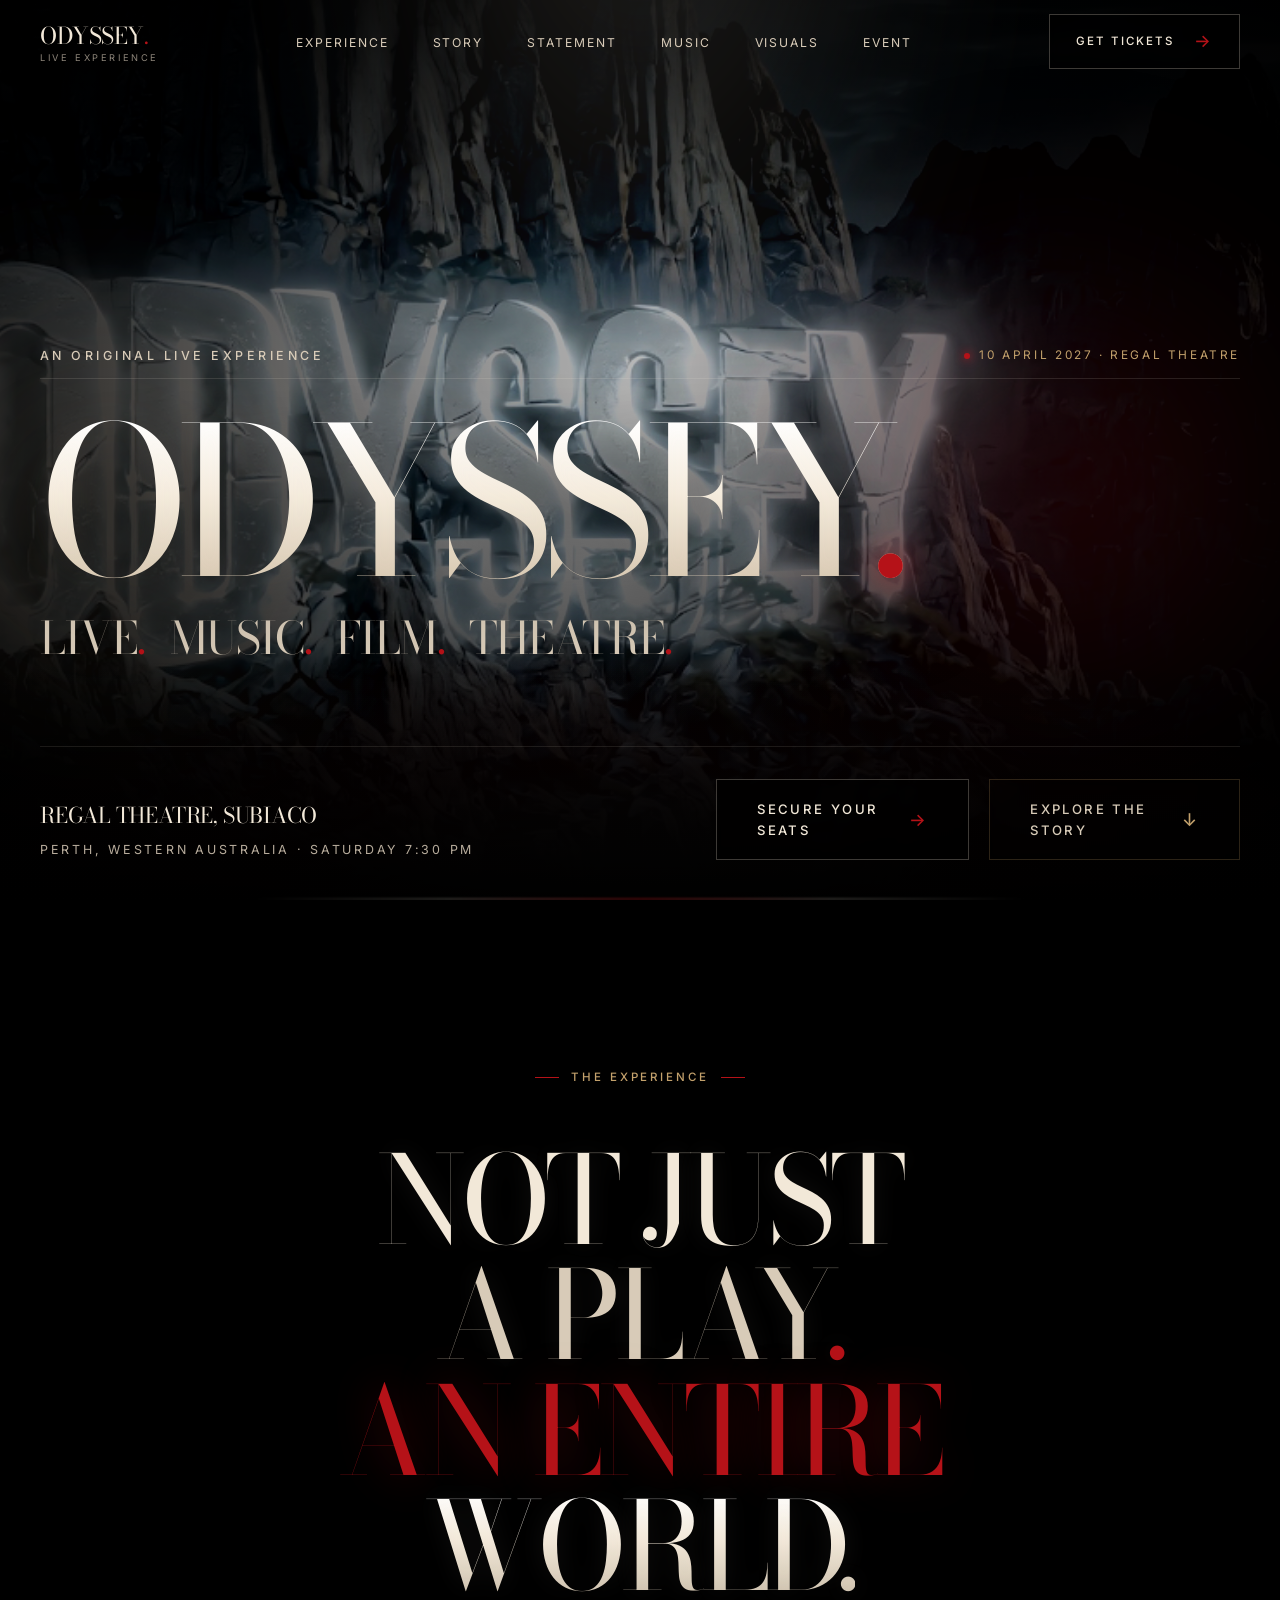
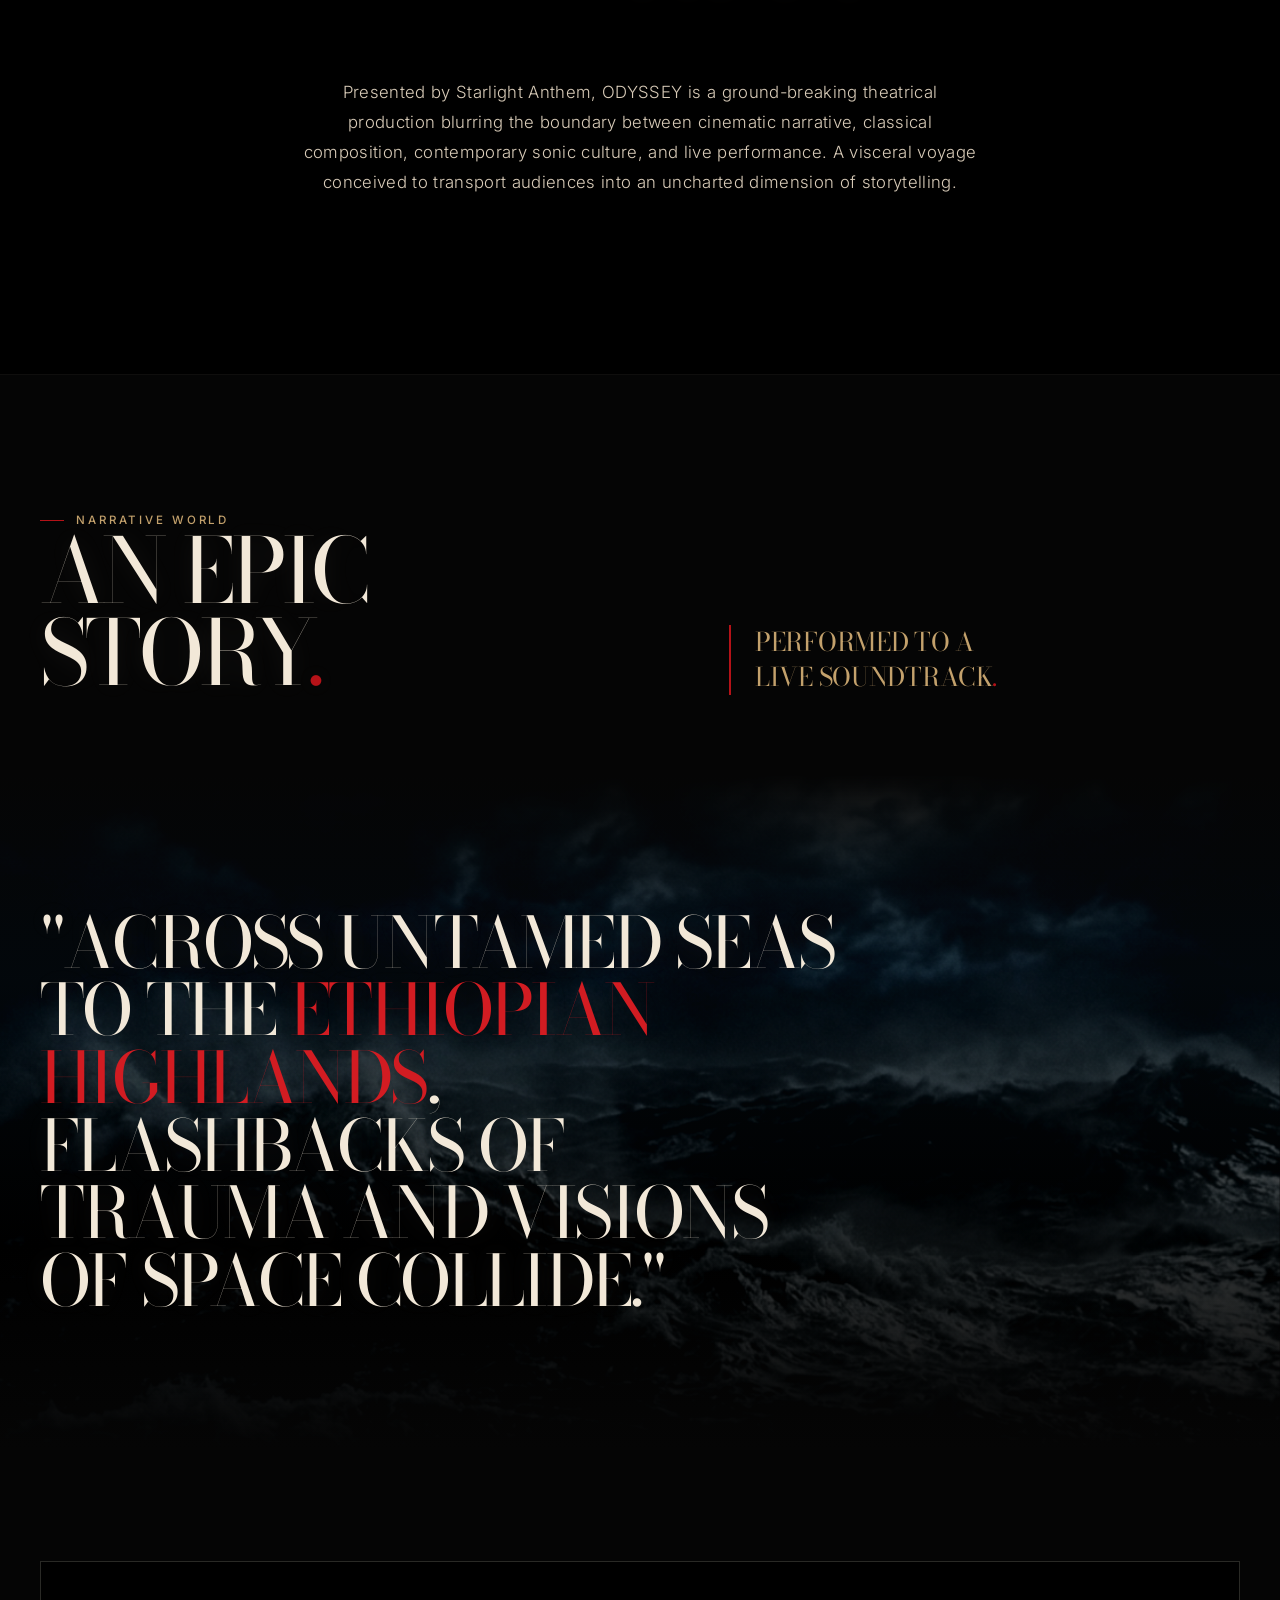
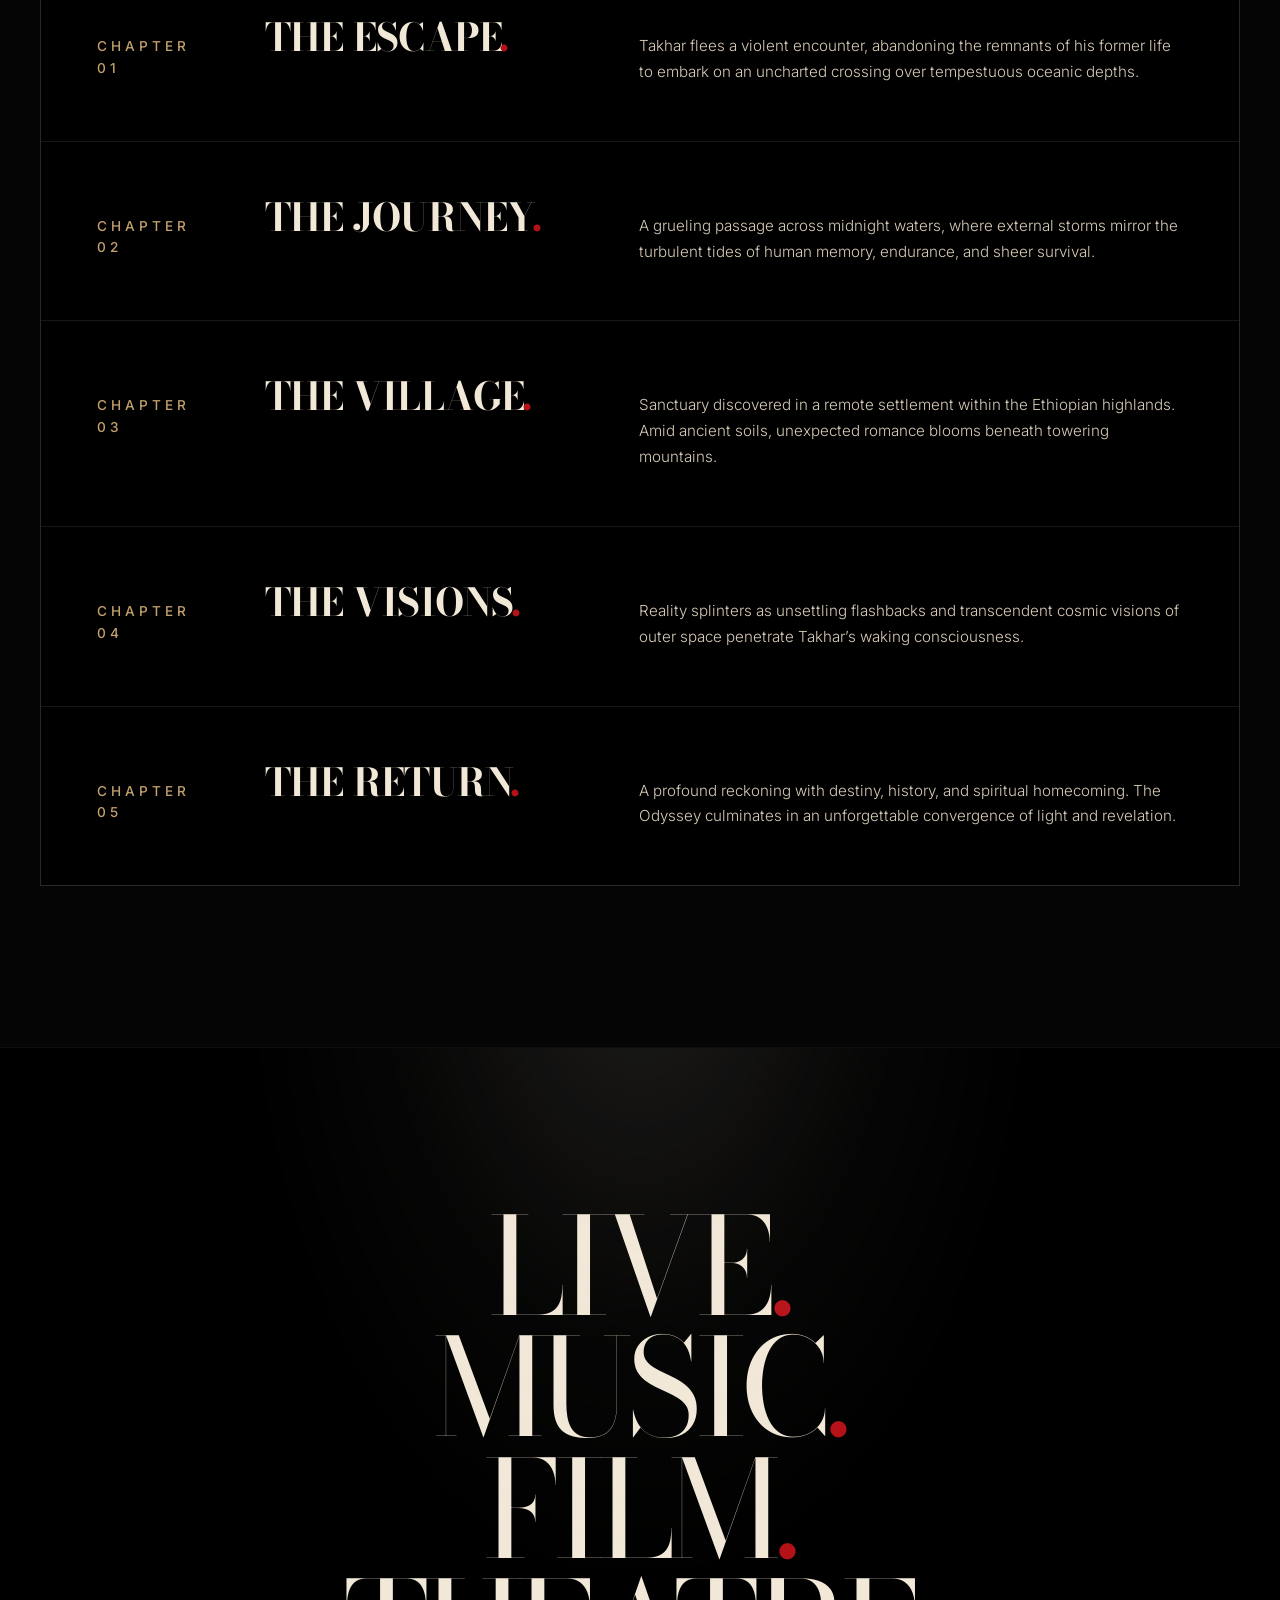
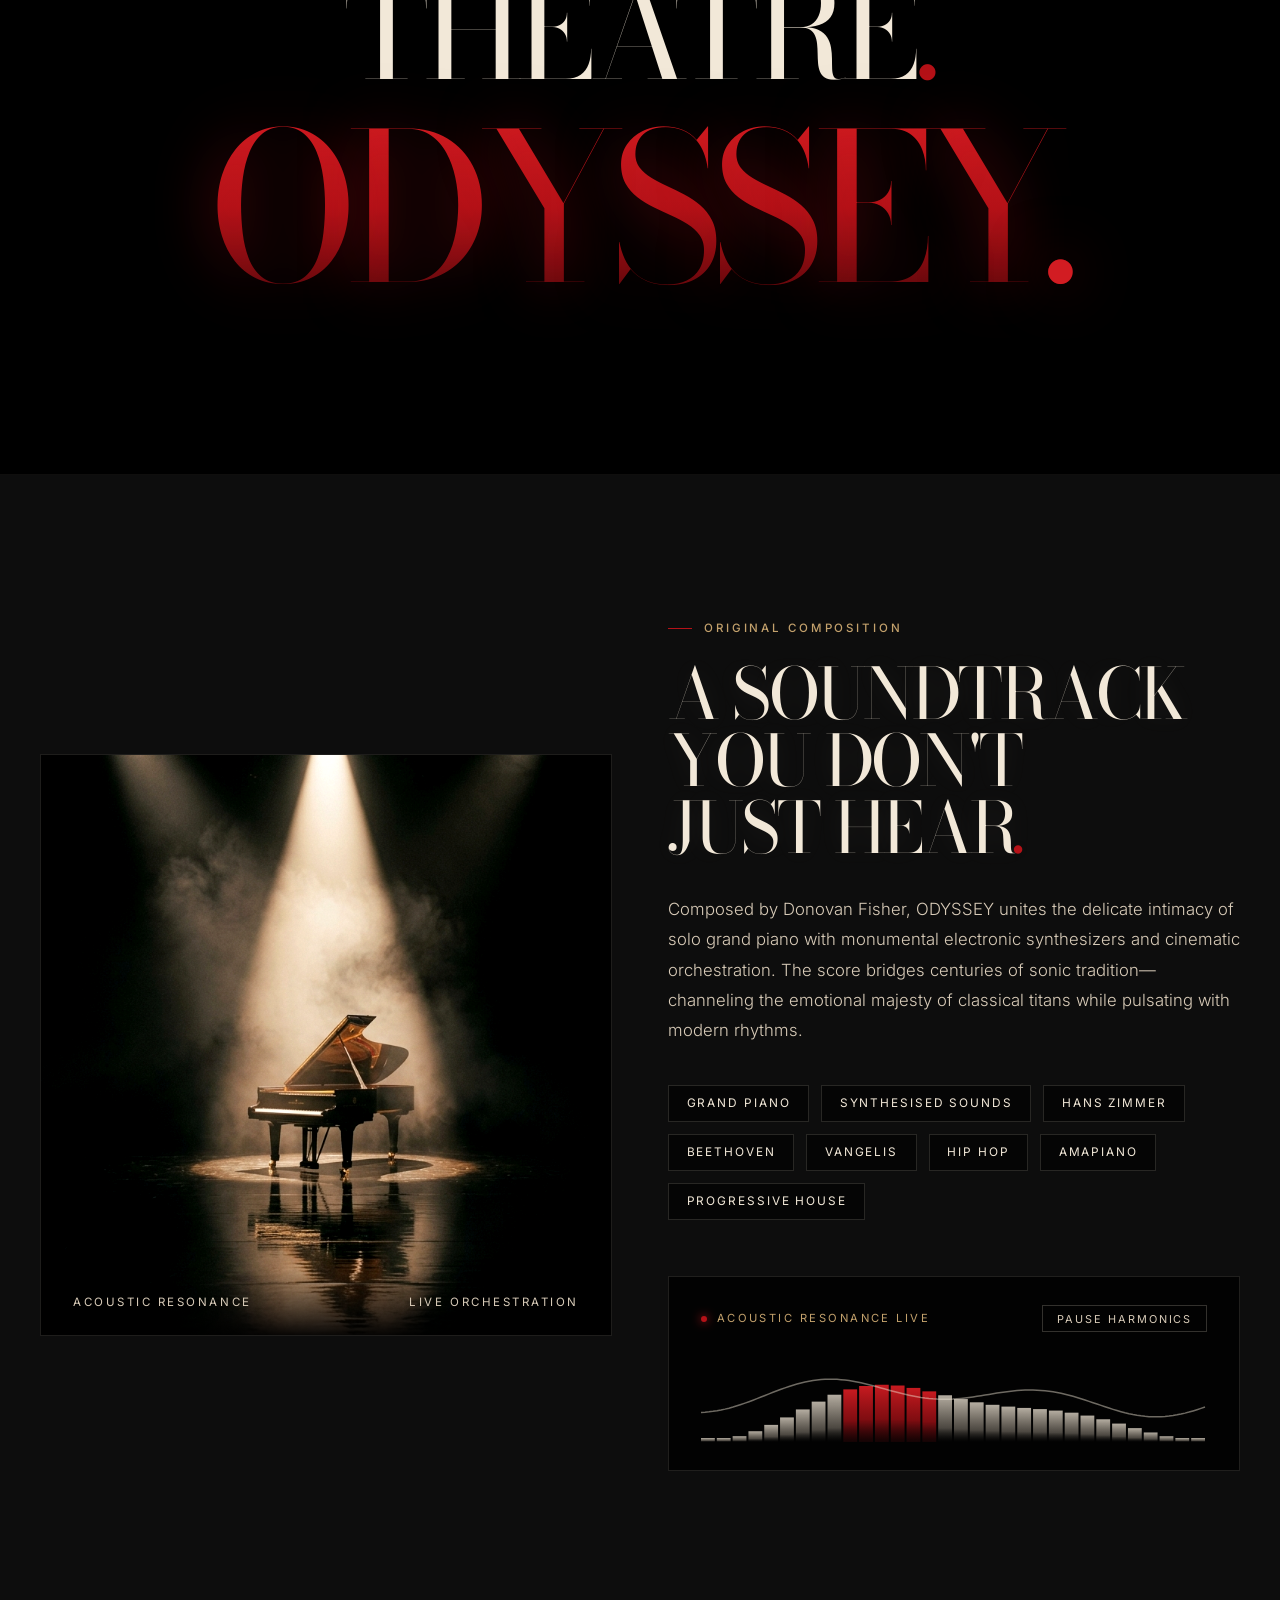
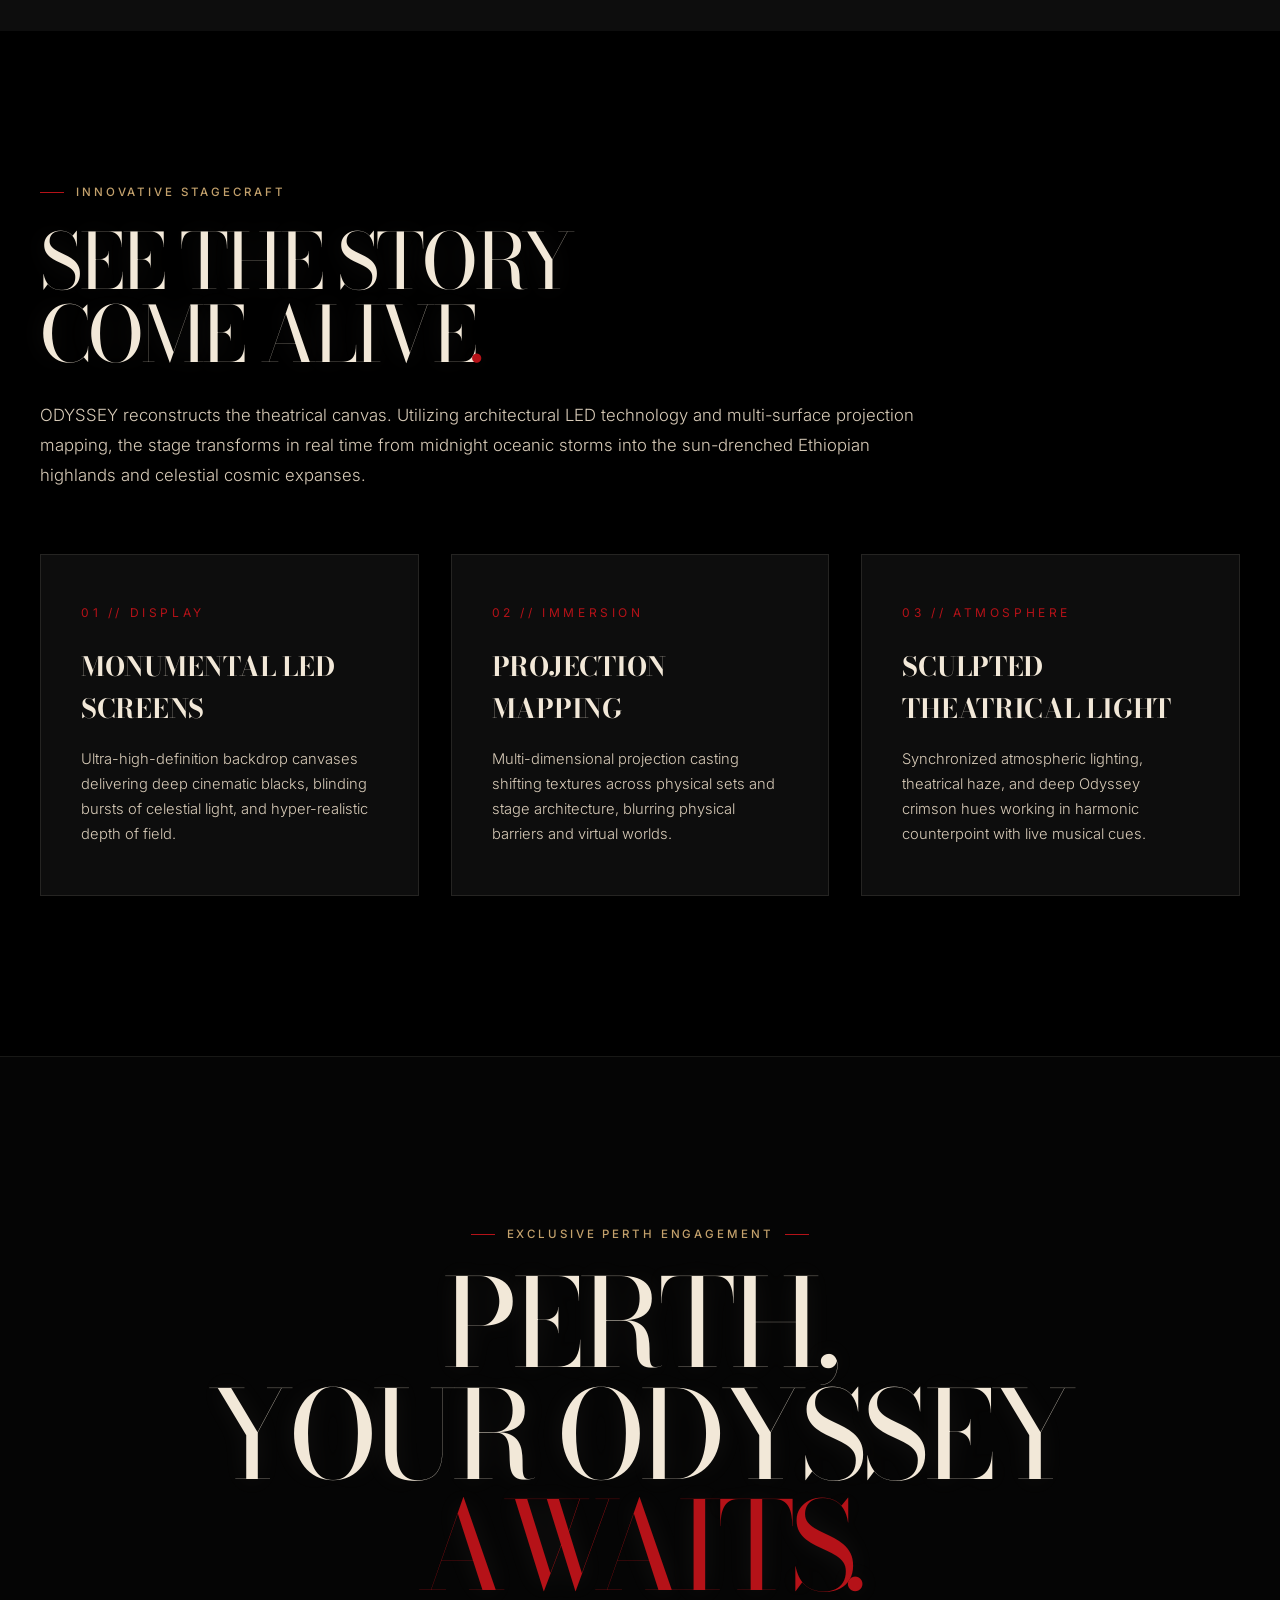
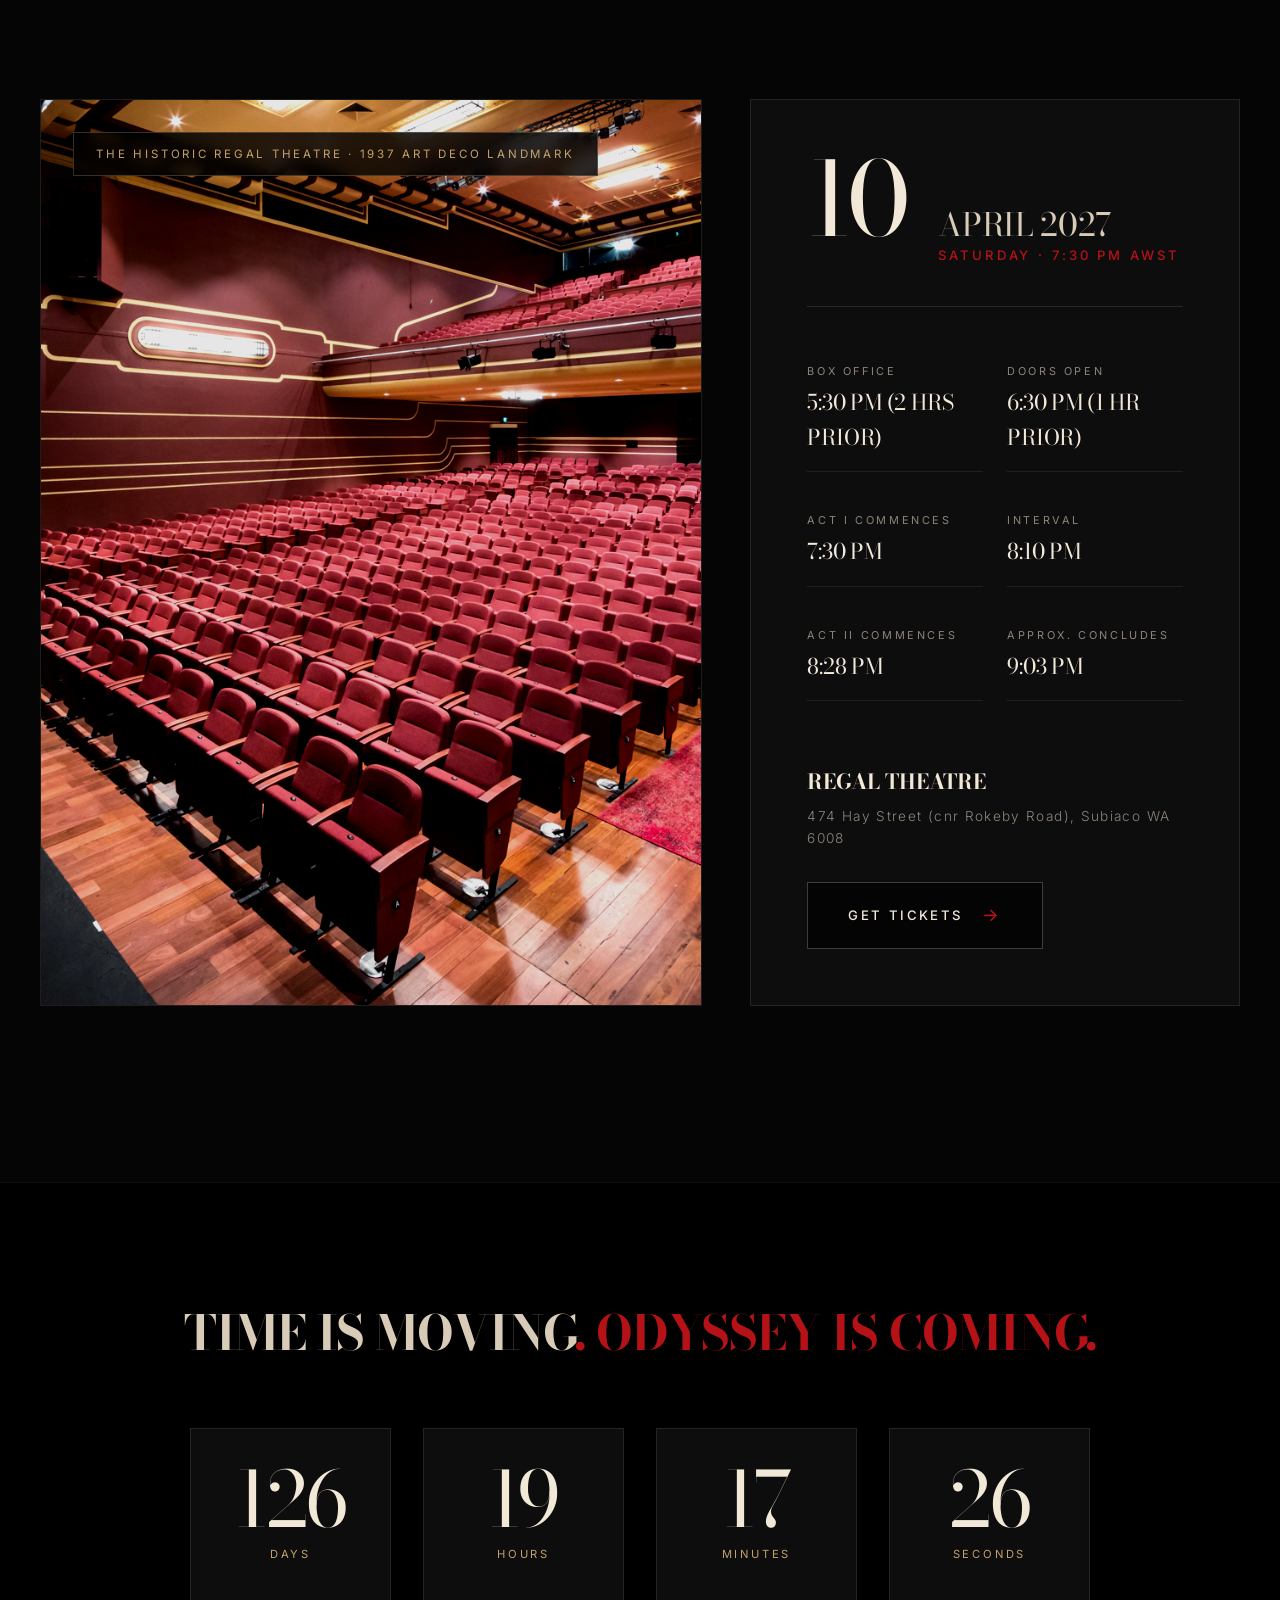
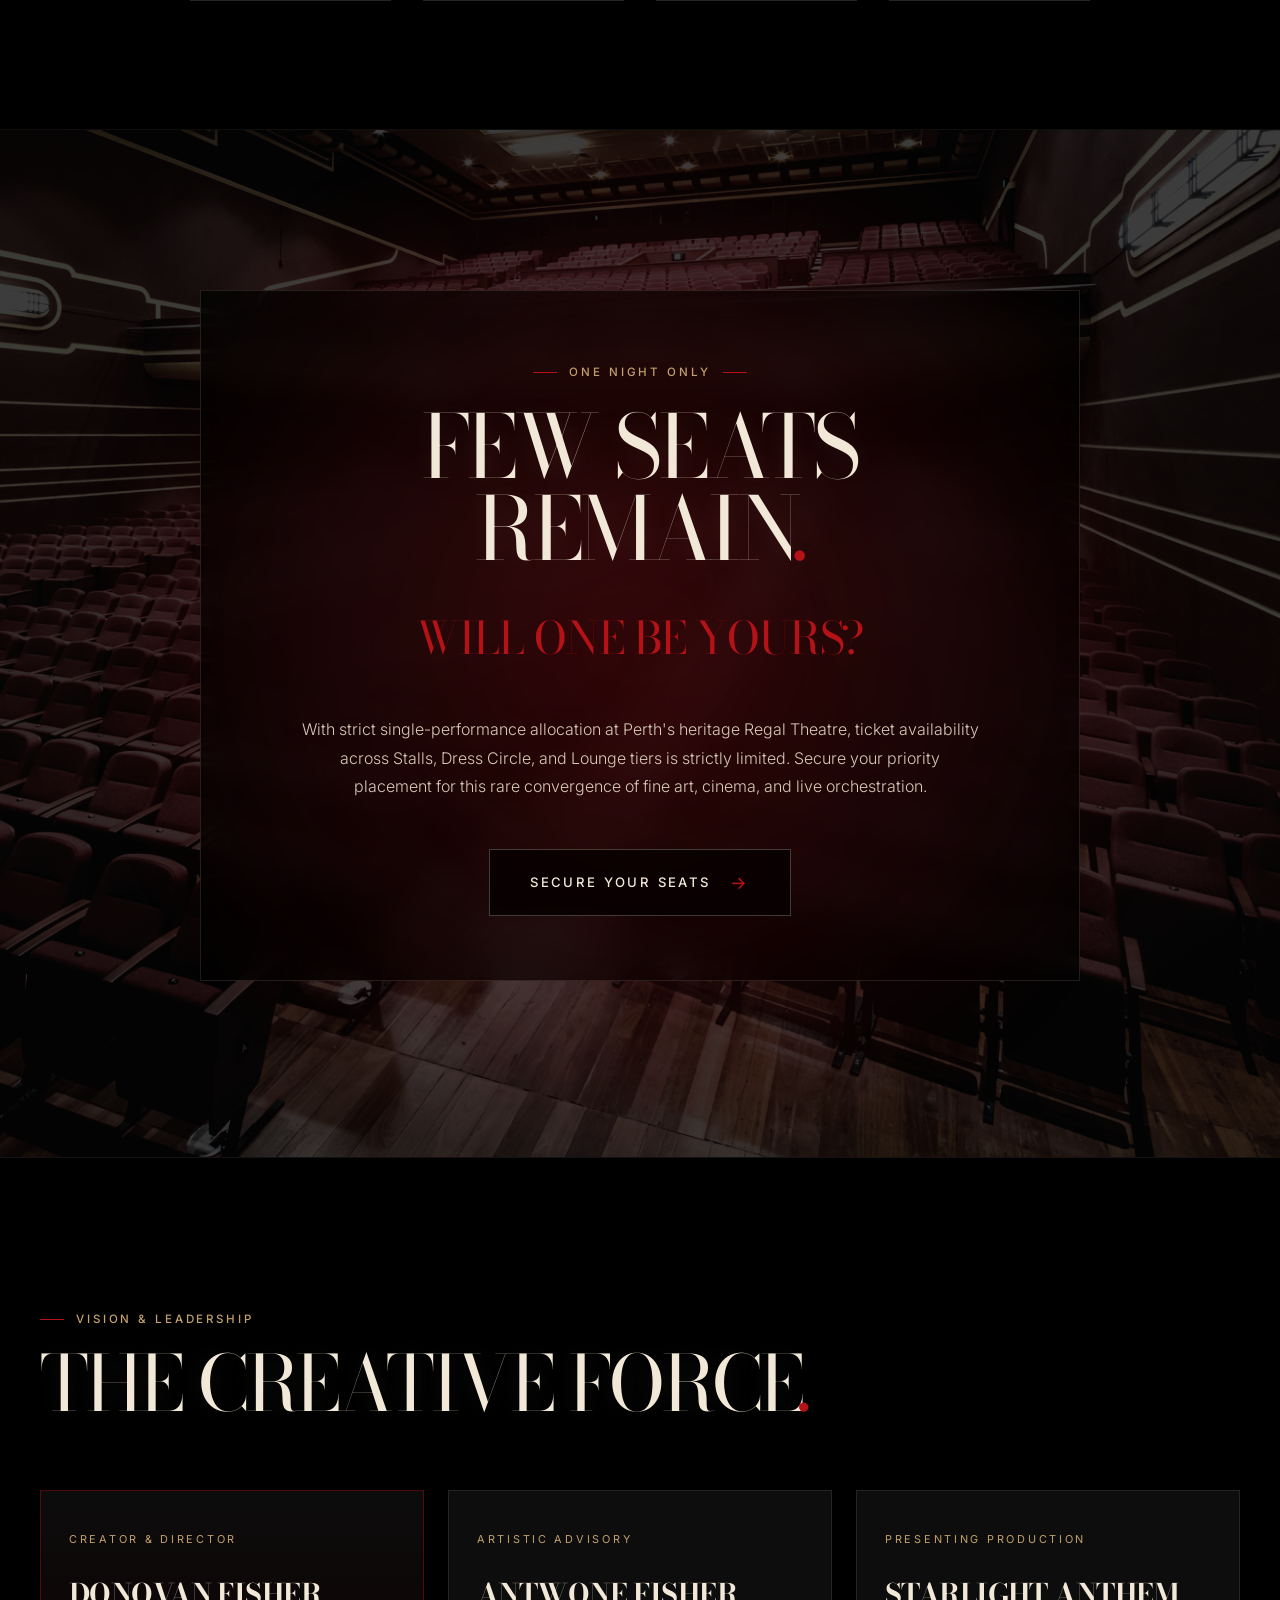
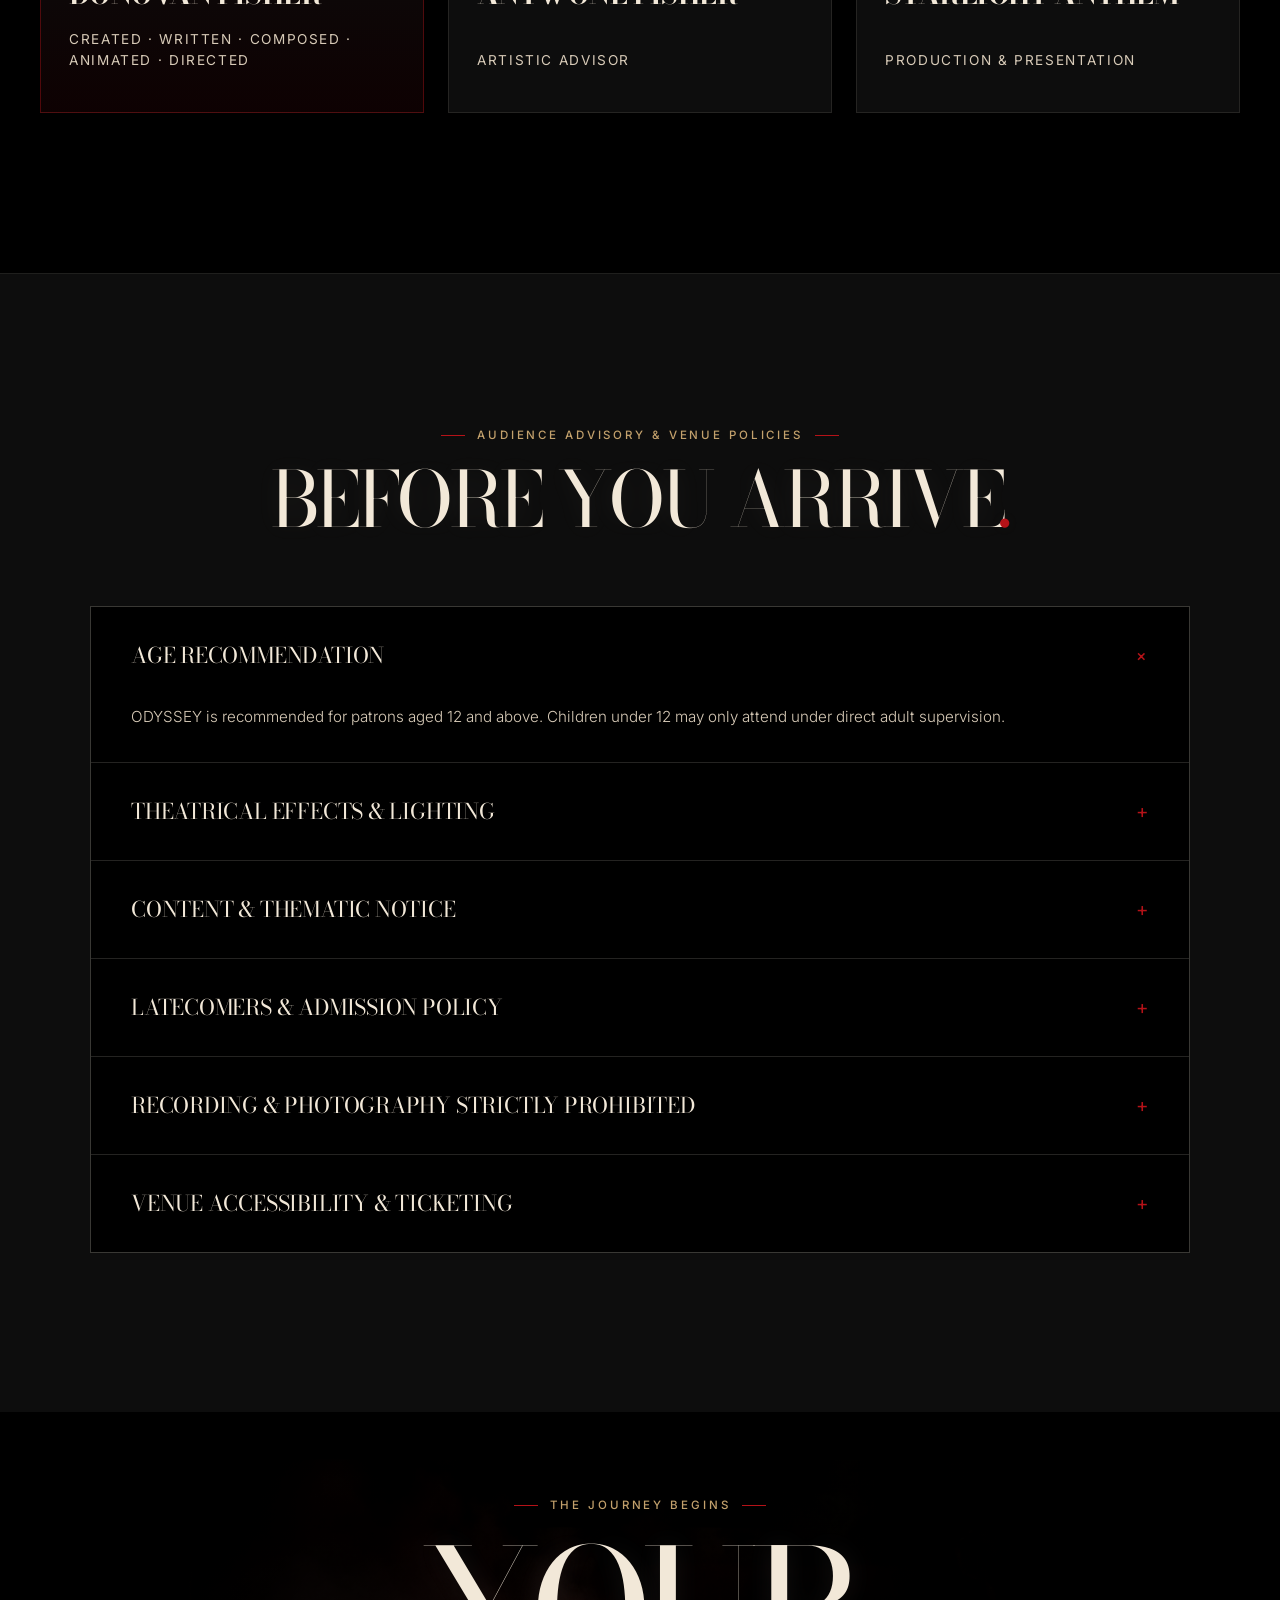
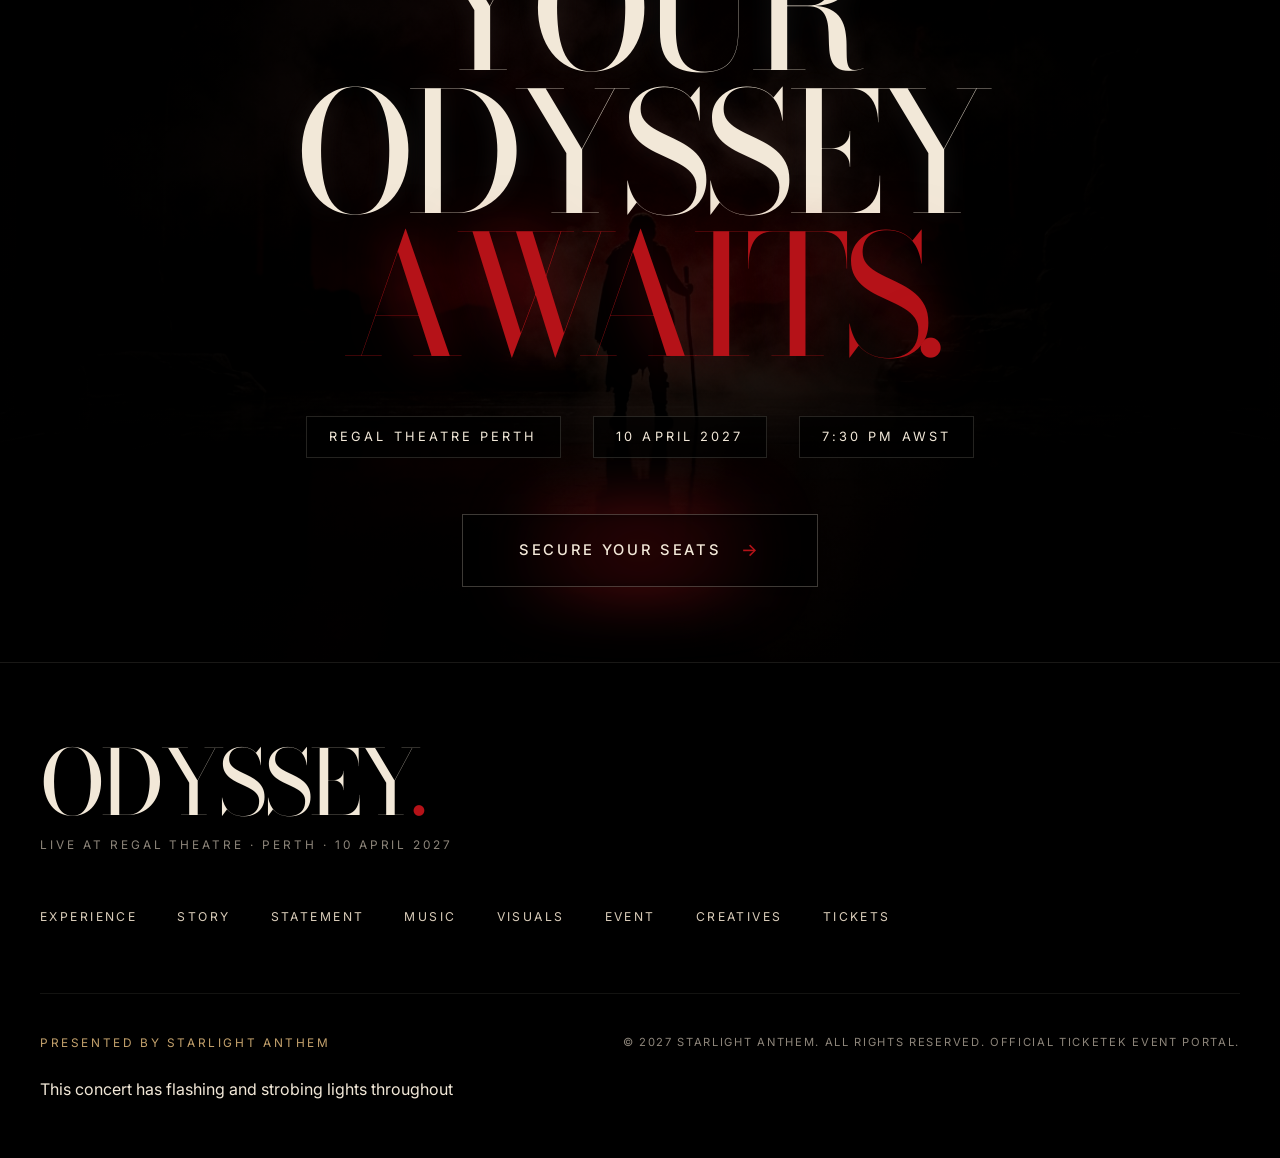
<file: odyssey/index.html>
<!DOCTYPE html>
<html lang="en">
<head>
  <meta charset="UTF-8">
  <meta name="viewport" content="width=device-width, initial-scale=1.0">
  <title>ODYSSEY | Live at Regal Theatre Perth</title>

  <!-- SEO & Social Meta (Requirement 53) -->
  <meta name="description" content="Experience ODYSSEY live at Regal Theatre, Perth on 10 April 2027. An original stage experience combining live music, theatre, film, visual art and technology.">
  <meta name="robots" content="index, follow">
  <meta name="theme-color" content="#000000">

  <!-- Open Graph / Facebook -->
  <meta property="og:type" content="website">
  <meta property="og:url" content="https://premier.ticketek.com.au/shows/show.aspx?eg=PRESALE&ep=EARLYBIRD&sh=ODYSSEYP26">
  <meta property="og:title" content="ODYSSEY | Live at Regal Theatre Perth">
  <meta property="og:description" content="An original live theatrical experience combining live music, cinema, stage, and visual technology. Presented by Starlight Anthem.">
  <meta property="og:image" content="assets/images/hero.jpg">

  <!-- Twitter / X -->
  <meta name="twitter:card" content="summary_large_image">
  <meta name="twitter:title" content="ODYSSEY | Live at Regal Theatre Perth">
  <meta name="twitter:description" content="An original live stage experience created and composed by Donovan Fisher. 10 April 2027 at Regal Theatre Subiaco.">
  <meta name="twitter:image" content="assets/images/hero.jpg">

  <!-- Google Fonts: Didone Editorial Serifs & Modern Sans -->
  <link rel="preconnect" href="https://fonts.googleapis.com">
  <link rel="preconnect" href="https://fonts.gstatic.com" crossorigin>
  <link href="https://fonts.googleapis.com/css2?family=Bodoni+Moda:ital,opsz,wght@0,6..96,400;0,6..96,500;0,6..96,600;1,6..96,400&family=Cormorant+Garamond:ital,wght@0,400;0,500;0,600;1,400&family=DM+Serif+Display:ital@0;1&family=Inter:wght@300;400;500;600&display=swap" rel="stylesheet">

  <!-- Stylesheets -->
  <link rel="stylesheet" href="css/style.css">
  <link rel="stylesheet" href="css/responsive.css">

  <!-- Event Structured Data JSON-LD (Requirement 53) -->
  <script type="application/ld+json">
  {
    "@context": "https://schema.org",
    "@type": "TheaterEvent",
    "name": "ODYSSEY — Live Experience",
    "description": "An original live stage production created, written, composed, animated, and directed by Donovan Fisher. A modern adaptation of Homer's Odyssey combining live music, theatre, film, and projection technology.",
    "startDate": "2027-04-10T19:30:00+08:00",
    "endDate": "2027-04-10T21:03:00+08:00",
    "eventStatus": "https://schema.org/EventScheduled",
    "eventAttendanceMode": "https://schema.org/OfflineEventAttendanceMode",
    "location": {
      "@type": "Place",
      "name": "Regal Theatre",
      "address": {
        "@type": "PostalAddress",
        "streetAddress": "474 Hay Street",
        "addressLocality": "Subiaco",
        "addressRegion": "WA",
        "postalCode": "6008",
        "addressCountry": "AU"
      }
    },
    "image": [
      "assets/images/hero.jpg"
    ],
    "performer": {
      "@type": "Person",
      "name": "Donovan Fisher",
      "jobTitle": "Creator, Composer & Director"
    },
    "organizer": {
      "@type": "Organization",
      "name": "Starlight Anthem"
    },
    "offers": {
      "@type": "Offer",
      "url": "https://premier.ticketek.com.au/shows/show.aspx?eg=PRESALE&ep=EARLYBIRD&sh=ODYSSEYP26",
      "availability": "https://schema.org/InStock",
      "validFrom": "2024-01-01"
    }
  }
  </script>
</head>
<body>

  <!-- Sticky Minimal Navigation (Requirement 13) -->
  <header class="odyssey-header">
    <div class="nav-container">
      <a href="#hero" class="brand-mark" aria-label="ODYSSEY Home">
        <span class="brand-title">ODYSSEY<span class="period">.</span></span>
        <span class="brand-tagline">LIVE EXPERIENCE</span>
      </a>

      <nav class="nav-links-wrap" aria-label="Main Navigation">
        <ul class="nav-links">
          <li><a href="#manifesto" class="nav-link">EXPERIENCE</a></li>
          <li><a href="#story" class="nav-link">STORY</a></li>
          <li><a href="#monument" class="nav-link">STATEMENT</a></li>
          <li><a href="#music" class="nav-link">MUSIC</a></li>
          <li><a href="#visuals" class="nav-link">VISUALS</a></li>
          <li><a href="#venue" class="nav-link">EVENT</a></li>
        </ul>
      </nav>

      <div class="nav-actions">
        <a href="#" class="odyssey-btn nav-cta" data-ticket-btn>
          <span>GET TICKETS</span>
          <span class="btn-arrow" aria-hidden="true">→</span>
        </a>
        <button class="mobile-toggle" aria-label="Toggle navigation menu" aria-expanded="false">
          <span></span>
          <span></span>
          <span></span>
        </button>
      </div>
    </div>
  </header>

  <!-- Mobile Menu Overlay -->
  <div class="mobile-nav-overlay" aria-hidden="true">
    <ul class="mobile-nav-links">
      <li><a href="#hero" class="mobile-nav-link">ODYSSEY.</a></li>
      <li><a href="#manifesto" class="mobile-nav-link">EXPERIENCE.</a></li>
      <li><a href="#story" class="mobile-nav-link">THE STORY.</a></li>
      <li><a href="#monument" class="mobile-nav-link">STATEMENT.</a></li>
      <li><a href="#music" class="mobile-nav-link">LIVE MUSIC.</a></li>
      <li><a href="#visuals" class="mobile-nav-link">VISUAL TECH.</a></li>
      <li><a href="#venue" class="mobile-nav-link">PERTH EVENT.</a></li>
      <li><a href="#creatives" class="mobile-nav-link">CREATIVES.</a></li>
    </ul>
    <a href="#" class="odyssey-btn" data-ticket-btn>
      <span>SECURE YOUR SEATS</span>
      <span class="btn-arrow" aria-hidden="true">→</span>
    </a>
  </div>

  <main id="main-content">

    <!-- =======================================================================
         10. HERO SECTION (Requirements 10, 11, 12, 26, 39)
         ======================================================================= -->
    <section class="hero-section" id="hero">
      <!-- Layer 1: Background Black + Layer 2: Official Monolith Mountain Artwork -->
      <div class="hero-bg-layer" id="heroBg" style="background-image: url('assets/images/hero.jpg');" aria-hidden="true"></div>
      
      <!-- Layer 3: Theatrical Vignette & Smoke Shroud -->
      <div class="hero-vignette" aria-hidden="true"></div>

      <!-- Layer 4 & 5: Theatrical Lighting Spotlights (Requirement 24) -->
      <div class="theatre-spotlight-top" aria-hidden="true"></div>
      <div class="theatre-spotlight-red" aria-hidden="true"></div>
      <div class="theatre-spotlight-side" aria-hidden="true"></div>

      <!-- Layer 6: Reflective Stage Floor (Requirement 26) -->
      <div class="stage-floor-reflection" aria-hidden="true"></div>

      <!-- Hero Typography & Editorial Stature (Requirement 11) -->
      <div class="hero-content">
        <!-- Top Metadata Header Strip -->
        <div class="hero-label-wrap">
          <span class="hero-supertitle">AN ORIGINAL LIVE EXPERIENCE</span>
          <span class="hero-date-badge">10 APRIL 2027 · REGAL THEATRE</span>
        </div>

        <div class="hero-title-area">
          <h1 class="didone-title hero-title-giant">
            ODYSSEY<span class="period">.</span>
          </h1>
          <div class="hero-statement-strip">
            <span class="hero-statement-word">LIVE<span class="period">.</span></span>
            <span class="hero-statement-word">MUSIC<span class="period">.</span></span>
            <span class="hero-statement-word">FILM<span class="period">.</span></span>
            <span class="hero-statement-word">THEATRE<span class="period">.</span></span>
          </div>
        </div>

        <div class="hero-footer-bar">
          <div class="hero-venue-info">
            <div class="venue-headline">REGAL THEATRE, SUBIACO</div>
            <div class="venue-subline">PERTH, WESTERN AUSTRALIA · SATURDAY 7:30 PM</div>
          </div>
          <div class="hero-actions">
            <a href="#" class="odyssey-btn" data-ticket-btn>
              <span>SECURE YOUR SEATS</span>
              <span class="btn-arrow" aria-hidden="true">→</span>
            </a>
            <a href="#story" class="odyssey-btn odyssey-btn-secondary">
              <span>EXPLORE THE STORY</span>
              <span class="btn-arrow" aria-hidden="true">↓</span>
            </a>
          </div>
        </div>
      </div>
    </section>


    <!-- =======================================================================
         15. INTRO MANIFESTO SECTION (Requirement 15)
         ======================================================================= -->
    <section class="manifesto-section" id="manifesto">
      <div class="manifesto-container reveal">
        <div class="manifesto-label">
          <span class="meta-label is-centered">THE EXPERIENCE</span>
        </div>

        <div class="didone-title manifesto-text">
          <span class="manifesto-line manifesto-line-1">NOT JUST</span>
          <span class="manifesto-line manifesto-line-2">A PLAY<span class="campaign-period">.</span></span>
          <span class="manifesto-line manifesto-line-3">AN ENTIRE</span>
          <span class="manifesto-line manifesto-line-4 text-weathered">WORLD<span class="campaign-period">.</span></span>
        </div>

        <p class="manifesto-subtext">
          Presented by Starlight Anthem, ODYSSEY is a ground-breaking theatrical production blurring the boundary between cinematic narrative, classical composition, contemporary sonic culture, and live performance. A visceral voyage conceived to transport audiences into an uncharted dimension of storytelling.
        </p>
      </div>
    </section>


    <!-- =======================================================================
         16, 17, 18. VISUAL STORY & CHAPTERS (Requirements 16, 17, 18)
         ======================================================================= -->
    <section class="story-section" id="story">
      <div class="story-header-wrap reveal">
        <div>
          <span class="meta-label">NARRATIVE WORLD</span>
          <h2 class="didone-title story-main-heading">
            AN EPIC<br>STORY<span class="campaign-period">.</span>
          </h2>
        </div>
        <div>
          <p class="story-sub-heading">
            PERFORMED TO A<br>LIVE SOUNDTRACK<span class="campaign-period">.</span>
          </p>
        </div>
      </div>

      <!-- Parallax Ocean / Storm Narrative Canvas (Requirement 16, 17) -->
      <div class="story-hero-parallax-wrap reveal">
        <img src="assets/images/story.jpg" id="storyParallaxImg" alt="ODYSSEY dramatic oceanic voyage and stormy horizons" class="story-hero-parallax-img" loading="lazy">
        <div class="story-parallax-overlay">
          <div class="story-parallax-inner">
            <h3 class="didone-title story-parallax-quote">
              "ACROSS UNTAMED SEAS TO THE <span class="accent-red">ETHIOPIAN HIGHLANDS</span>, FLASHBACKS OF TRAUMA AND VISIONS OF SPACE COLLIDE."
            </h3>
          </div>
        </div>
      </div>

      <!-- Narrative Chapter Breakdown (Requirement 18) -->
      <div class="story-chapters-wrap reveal">
        <div class="chapters-grid">
          <!-- Chapter 01 -->
          <article class="chapter-row">
            <div class="chapter-num">CHAPTER 01</div>
            <h3 class="chapter-title">THE ESCAPE<span class="campaign-period">.</span></h3>
            <p class="chapter-desc">
              Takhar flees a violent encounter, abandoning the remnants of his former life to embark on an uncharted crossing over tempestuous oceanic depths.
            </p>
          </article>

          <!-- Chapter 02 -->
          <article class="chapter-row">
            <div class="chapter-num">CHAPTER 02</div>
            <h3 class="chapter-title">THE JOURNEY<span class="campaign-period">.</span></h3>
            <p class="chapter-desc">
              A grueling passage across midnight waters, where external storms mirror the turbulent tides of human memory, endurance, and sheer survival.
            </p>
          </article>

          <!-- Chapter 03 -->
          <article class="chapter-row">
            <div class="chapter-num">CHAPTER 03</div>
            <h3 class="chapter-title">THE VILLAGE<span class="campaign-period">.</span></h3>
            <p class="chapter-desc">
              Sanctuary discovered in a remote settlement within the Ethiopian highlands. Amid ancient soils, unexpected romance blooms beneath towering mountains.
            </p>
          </article>

          <!-- Chapter 04 -->
          <article class="chapter-row">
            <div class="chapter-num">CHAPTER 04</div>
            <h3 class="chapter-title">THE VISIONS<span class="campaign-period">.</span></h3>
            <p class="chapter-desc">
              Reality splinters as unsettling flashbacks and transcendent cosmic visions of outer space penetrate Takhar’s waking consciousness.
            </p>
          </article>

          <!-- Chapter 05 -->
          <article class="chapter-row">
            <div class="chapter-num">CHAPTER 05</div>
            <h3 class="chapter-title">THE RETURN<span class="campaign-period">.</span></h3>
            <p class="chapter-desc">
              A profound reckoning with destiny, history, and spiritual homecoming. The Odyssey culminates in an unforgettable convergence of light and revelation.
            </p>
          </article>
        </div>
      </div>
    </section>


    <!-- =======================================================================
         19. BRAND MONUMENT: LIVE. MUSIC. FILM. THEATRE. (Requirement 19)
         ======================================================================= -->
    <section class="typographic-statement-section" id="monument">
      <div class="theatre-spotlight-top" aria-hidden="true"></div>
      <div class="typographic-monument reveal">
        <span class="monument-line">LIVE<span class="period">.</span></span>
        <span class="monument-line">MUSIC<span class="period">.</span></span>
        <span class="monument-line">FILM<span class="period">.</span></span>
        <span class="monument-line">THEATRE<span class="period">.</span></span>
        <span class="monument-line monument-line-hero">ODYSSEY<span class="period">.</span></span>
      </div>
    </section>


    <!-- =======================================================================
         20. MUSIC & SONIC ARCHITECTURE (Requirement 20)
         ======================================================================= -->
    <section class="music-section" id="music">
      <div class="music-container">
        <div class="music-grid reveal">
          <!-- Theatrical Concert Piano Still -->
          <div class="music-image-frame">
            <img src="assets/images/music.jpg" id="musicImg" alt="Grand concert piano on pitch-black stage under solitary spotlight" loading="lazy">
            <div class="music-image-caption">
              <span>ACOUSTIC RESONANCE</span>
              <span>LIVE ORCHESTRATION</span>
            </div>
          </div>

          <!-- Sonic Narrative Details & Frequency Visualizer -->
          <div class="music-info">
            <span class="meta-label">ORIGINAL COMPOSITION</span>
            <h2 class="didone-title music-headline">
              A SOUNDTRACK<br>YOU DON'T<br>JUST HEAR<span class="campaign-period">.</span>
            </h2>
            <p class="music-description">
              Composed by Donovan Fisher, ODYSSEY unites the delicate intimacy of solo grand piano with monumental electronic synthesizers and cinematic orchestration. The score bridges centuries of sonic tradition—channeling the emotional majesty of classical titans while pulsating with modern rhythms.
            </p>

            <!-- Sonic Influences -->
            <div class="sonic-influences-cluster">
              <span class="sonic-tag">GRAND PIANO</span>
              <span class="sonic-tag">SYNTHESISED SOUNDS</span>
              <span class="sonic-tag">HANS ZIMMER</span>
              <span class="sonic-tag">BEETHOVEN</span>
              <span class="sonic-tag">VANGELIS</span>
              <span class="sonic-tag">HIP HOP</span>
              <span class="sonic-tag">AMAPIANO</span>
              <span class="sonic-tag">PROGRESSIVE HOUSE</span>
            </div>

            <!-- Abstract Interactive Audio Visualizer (Requirement 20) -->
            <div class="visualizer-wrapper">
              <div class="visualizer-header">
                <div class="visualizer-status">
                  <span class="status-dot"></span>
                  <span>ACOUSTIC RESONANCE LIVE</span>
                </div>
                <button class="visualizer-btn" id="toggleVisualizerBtn" type="button">PAUSE HARMONICS</button>
              </div>
              <canvas class="visualizer-canvas" id="audioVisualizer" aria-label="Audio Frequency Spectrum Visualizer"></canvas>
            </div>
          </div>
        </div>
      </div>
    </section>


    <!-- =======================================================================
         21. VISUAL TECHNOLOGY & PROJECTION MAPPING (Requirement 21)
         ======================================================================= -->
    <section class="visual-tech-section" id="visuals">
      <div class="visual-tech-container">
        <div class="visual-tech-header reveal">
          <span class="meta-label">INNOVATIVE STAGECRAFT</span>
          <h2 class="didone-title visual-tech-heading">
            SEE THE STORY<br>COME ALIVE<span class="campaign-period">.</span>
          </h2>
          <p class="visual-tech-desc">
            ODYSSEY reconstructs the theatrical canvas. Utilizing architectural LED technology and multi-surface projection mapping, the stage transforms in real time from midnight oceanic storms into the sun-drenched Ethiopian highlands and celestial cosmic expanses.
          </p>
        </div>

        <div class="tech-cards-grid reveal">
          <!-- Tech 01 -->
          <div class="tech-card">
            <div class="tech-card-icon">01 // DISPLAY</div>
            <h3 class="tech-card-title">MONUMENTAL LED SCREENS</h3>
            <p class="tech-card-desc">
              Ultra-high-definition backdrop canvases delivering deep cinematic blacks, blinding bursts of celestial light, and hyper-realistic depth of field.
            </p>
          </div>

          <!-- Tech 02 -->
          <div class="tech-card">
            <div class="tech-card-icon">02 // IMMERSION</div>
            <h3 class="tech-card-title">PROJECTION MAPPING</h3>
            <p class="tech-card-desc">
              Multi-dimensional projection casting shifting textures across physical sets and stage architecture, blurring physical barriers and virtual worlds.
            </p>
          </div>

          <!-- Tech 03 -->
          <div class="tech-card">
            <div class="tech-card-icon">03 // ATMOSPHERE</div>
            <h3 class="tech-card-title">SCULPTED THEATRICAL LIGHT</h3>
            <p class="tech-card-desc">
              Synchronized atmospheric lighting, theatrical haze, and deep Odyssey crimson hues working in harmonic counterpoint with live musical cues.
            </p>
          </div>
        </div>
      </div>
    </section>


    <!-- =======================================================================
         28, 29, 30. PERTH VENUE & EVENT INFORMATION (Requirements 28, 29, 30)
         ======================================================================= -->
    <section class="venue-section" id="venue">
      <div class="venue-container">
        <div class="venue-hero-callout reveal">
          <span class="meta-label is-centered">EXCLUSIVE PERTH ENGAGEMENT</span>
          <h2 class="didone-title venue-massive-heading">
            PERTH,<br>YOUR ODYSSEY<br><span class="accent">AWAITS<span class="campaign-period">.</span></span>
          </h2>
        </div>

        <div class="venue-details-split reveal">
          <!-- Regal Theatre Image Frame -->
          <div class="venue-image-box">
            <img src="assets/images/theatre.jpg" id="theatreImg" alt="Regal Theatre Subiaco Perth heritage Art Deco interior and auditorium" loading="lazy">
            <div class="venue-overlay-badge">
              <p>THE HISTORIC REGAL THEATRE · 1937 ART DECO LANDMARK</p>
            </div>
          </div>

          <!-- Schedule & Timing Breakdown (Requirement 29, 30) -->
          <div class="venue-schedule-box">
            <!-- Major Date Headline -->
            <div class="date-feature-block">
              <div class="date-giant-number">10</div>
              <div class="date-meta-text">
                <span class="date-month-year">APRIL 2027</span>
                <span class="date-day-time">SATURDAY · 7:30 PM AWST</span>
              </div>
            </div>

            <!-- Two-Column Show Timing Grid (Requirement 30) -->
            <div class="show-timing-grid">
              <div class="timing-item">
                <span class="timing-label">BOX OFFICE</span>
                <span class="timing-value">5:30 PM (2 HRS PRIOR)</span>
              </div>
              <div class="timing-item">
                <span class="timing-label">DOORS OPEN</span>
                <span class="timing-value">6:30 PM (1 HR PRIOR)</span>
              </div>
              <div class="timing-item">
                <span class="timing-label">ACT I COMMENCES</span>
                <span class="timing-value">7:30 PM</span>
              </div>
              <div class="timing-item">
                <span class="timing-label">INTERVAL</span>
                <span class="timing-value">8:10 PM</span>
              </div>
              <div class="timing-item">
                <span class="timing-label">ACT II COMMENCES</span>
                <span class="timing-value">8:28 PM</span>
              </div>
              <div class="timing-item">
                <span class="timing-label">APPROX. CONCLUDES</span>
                <span class="timing-value">9:03 PM</span>
              </div>
            </div>

            <!-- Location & Action -->
            <div class="venue-location-card">
              <h3 class="location-title">REGAL THEATRE</h3>
              <p class="location-address">474 Hay Street (cnr Rokeby Road), Subiaco WA 6008</p>
              <div style="margin-top: 1.5rem;">
                <a href="#" class="odyssey-btn" data-ticket-btn>
                  <span>GET TICKETS</span>
                  <span class="btn-arrow" aria-hidden="true">→</span>
                </a>
              </div>
            </div>
          </div>
        </div>
      </div>
    </section>


    <!-- =======================================================================
         32. DYNAMIC REAL-TIME COUNTDOWN (Requirement 32)
         Target: 10 April 2027, 7:30 PM AWST
         ======================================================================= -->
    <section class="countdown-section" id="countdown">
      <div class="countdown-container reveal">
        <h3 class="countdown-campaign-phrase">
          TIME IS MOVING<span class="campaign-period">.</span> <span class="highlight">ODYSSEY IS COMING<span class="campaign-period">.</span></span>
        </h3>

        <div class="countdown-grid" aria-live="polite">
          <div class="countdown-box">
            <span class="countdown-number" id="countdownDays">--</span>
            <span class="countdown-unit">DAYS</span>
          </div>
          <div class="countdown-box">
            <span class="countdown-number" id="countdownHours">--</span>
            <span class="countdown-unit">HOURS</span>
          </div>
          <div class="countdown-box">
            <span class="countdown-number" id="countdownMinutes">--</span>
            <span class="countdown-unit">MINUTES</span>
          </div>
          <div class="countdown-box">
            <span class="countdown-number" id="countdownSeconds">--</span>
            <span class="countdown-unit">SECONDS</span>
          </div>
        </div>
      </div>
    </section>


    <!-- =======================================================================
         31. SEATING & SCARCITY SECTION (Requirement 31)
         ======================================================================= -->
    <section class="scarcity-section" id="scarcity">
      <div class="scarcity-bg-wrap">
        <img src="assets/images/audience.jpg" id="audienceImg" alt="Regal Theatre auditorium view from the stage looking over seating" loading="lazy">
      </div>

      <div class="scarcity-container">
        <div class="scarcity-content-box odyssey-red-glow reveal">
          <span class="meta-label is-centered">ONE NIGHT ONLY</span>
          <h2 class="didone-title scarcity-heading">
            FEW SEATS<br>REMAIN<span class="campaign-period">.</span>
          </h2>
          <p class="scarcity-subheading">
            WILL ONE BE YOURS<span class="campaign-period">?</span>
          </p>
          <p class="scarcity-narrative">
            With strict single-performance allocation at Perth's heritage Regal Theatre, ticket availability across Stalls, Dress Circle, and Lounge tiers is strictly limited. Secure your priority placement for this rare convergence of fine art, cinema, and live orchestration.
          </p>
          <a href="#" class="odyssey-btn" data-ticket-btn>
            <span>SECURE YOUR SEATS</span>
            <span class="btn-arrow" aria-hidden="true">→</span>
          </a>
        </div>
      </div>
    </section>


    <!-- =======================================================================
         33. THE CREATIVE FORCE SECTION (Requirement 33)
         ======================================================================= -->
    <section class="creatives-section" id="creatives">
      <div class="creatives-container">
        <div class="creatives-header reveal">
          <span class="meta-label">VISION & LEADERSHIP</span>
          <h2 class="didone-title creatives-heading">
            THE CREATIVE FORCE<span class="campaign-period">.</span>
          </h2>
        </div>

        <div class="creatives-grid reveal">
          <!-- Donovan Fisher -->
          <div class="creative-card featured">
            <div>
              <div class="creative-role-badge">CREATOR & DIRECTOR</div>
              <h3 class="creative-name">DONOVAN FISHER</h3>
            </div>
            <p class="creative-duties">
              Created · Written · Composed · Animated · Directed
            </p>
          </div>

          <!-- Antwone Fisher -->
          <div class="creative-card">
            <div>
              <div class="creative-role-badge">ARTISTIC ADVISORY</div>
              <h3 class="creative-name">ANTWONE FISHER</h3>
            </div>
            <p class="creative-duties">
              Artistic Advisor
            </p>
          </div>

          <!-- Starlight Anthem -->
          <div class="creative-card">
            <div>
              <div class="creative-role-badge">PRESENTING PRODUCTION</div>
              <h3 class="creative-name">STARLIGHT ANTHEM</h3>
            </div>
            <p class="creative-duties">
              Production & Presentation
            </p>
          </div>
        </div>
      </div>
    </section>


    <!-- =======================================================================
         34. BEFORE YOU ARRIVE (ACCORDION ADVISORY) (Requirement 34)
         ======================================================================= -->
    <section class="advisory-section" id="advisory">
      <div class="advisory-container">
        <div class="advisory-header reveal">
          <span class="meta-label is-centered">AUDIENCE ADVISORY & VENUE POLICIES</span>
          <h2 class="didone-title advisory-heading">
            BEFORE YOU ARRIVE<span class="campaign-period">.</span>
          </h2>
        </div>

        <div class="accordion-list reveal">
          <!-- Item 01 -->
          <div class="accordion-item is-open">
            <button class="accordion-trigger" type="button" aria-expanded="true">
              <span class="accordion-title">AGE RECOMMENDATION</span>
              <span class="accordion-icon" aria-hidden="true">+</span>
            </button>
            <div class="accordion-content">
              <p class="accordion-text">
                ODYSSEY is recommended for patrons aged 12 and above. Children under 12 may only attend under direct adult supervision.
              </p>
            </div>
          </div>

          <!-- Item 02 -->
          <div class="accordion-item">
            <button class="accordion-trigger" type="button" aria-expanded="false">
              <span class="accordion-title">THEATRICAL EFFECTS & LIGHTING</span>
              <span class="accordion-icon" aria-hidden="true">+</span>
            </button>
            <div class="accordion-content">
              <p class="accordion-text">
                This production utilizes rapid strobe lighting, sudden bursts of darkness, high-intensity projection mapping, and theatrical smoke/haze effects throughout the performance.
              </p>
            </div>
          </div>

          <!-- Item 03 -->
          <div class="accordion-item">
            <button class="accordion-trigger" type="button" aria-expanded="false">
              <span class="accordion-title">CONTENT & THEMATIC NOTICE</span>
              <span class="accordion-icon" aria-hidden="true">+</span>
            </button>
            <div class="accordion-content">
              <p class="accordion-text">
                The performance contains coarse language, depiction of violent encounters, psychological trauma themes, and mature thematic elements.
              </p>
            </div>
          </div>

          <!-- Item 04 -->
          <div class="accordion-item">
            <button class="accordion-trigger" type="button" aria-expanded="false">
              <span class="accordion-title">LATECOMERS & ADMISSION POLICY</span>
              <span class="accordion-icon" aria-hidden="true">+</span>
            </button>
            <div class="accordion-content">
              <p class="accordion-text">
                To preserve the uninterrupted continuity of the live experience, late arrivals will not be admitted once Act I begins. Latecomers may only take their seats during the 18-minute intermission at 8:10 PM.
              </p>
            </div>
          </div>

          <!-- Item 05 -->
          <div class="accordion-item">
            <button class="accordion-trigger" type="button" aria-expanded="false">
              <span class="accordion-title">RECORDING & PHOTOGRAPHY STRICTLY PROHIBITED</span>
              <span class="accordion-icon" aria-hidden="true">+</span>
            </button>
            <div class="accordion-content">
              <p class="accordion-text">
                Cameras, audio recorders, video capture devices, and unauthorized photography are strictly prohibited inside the auditorium. Mobile devices must remain silenced.
              </p>
            </div>
          </div>

          <!-- Item 06 -->
          <div class="accordion-item">
            <button class="accordion-trigger" type="button" aria-expanded="false">
              <span class="accordion-title">VENUE ACCESSIBILITY & TICKETING</span>
              <span class="accordion-icon" aria-hidden="true">+</span>
            </button>
            <div class="accordion-content">
              <p class="accordion-text">
                The Regal Theatre accommodates wheelchair accessibility and assistive hearing loops. For dedicated accessible seating arrangements, please contact the Ticketek accessible booking hotline directly.
              </p>
            </div>
          </div>
        </div>
      </div>
    </section>


    <!-- =======================================================================
         35. FINAL GRAND CTA SECTION (Requirement 35)
         ======================================================================= -->
    <section class="final-cta-section" id="tickets">
      <!-- Background Image of Traveller on Stage Horizon -->
      <div class="final-cta-bg">
        <img src="assets/images/final.jpg" id="finalCtaImg" alt="ODYSSEY dramatic crimson horizon and stage silhouette" loading="lazy">
      </div>
      <div class="final-cta-vignette" aria-hidden="true"></div>

      <div class="final-cta-container reveal">
        <span class="meta-label is-centered">THE JOURNEY BEGINS</span>
        <h2 class="didone-title final-cta-title">
          YOUR<br>ODYSSEY<br><span class="accent-red">AWAITS<span class="campaign-period">.</span></span>
        </h2>

        <div class="final-cta-meta">
          <span class="meta-pill">REGAL THEATRE PERTH</span>
          <span class="meta-pill">10 APRIL 2027</span>
          <span class="meta-pill">7:30 PM AWST</span>
        </div>

        <div class="final-btn-wrapper">
          <a href="#" class="odyssey-btn final-cta-btn" data-ticket-btn>
            <span>SECURE YOUR SEATS</span>
            <span class="btn-arrow" aria-hidden="true">→</span>
          </a>
        </div>
      </div>
    </section>

  </main>


  <!-- =======================================================================
       36. MINIMAL EDITORIAL FOOTER (Requirement 36)
       ======================================================================= -->
  <footer class="odyssey-footer">
    <div class="footer-container">
      <div class="footer-top">
        <div>
          <div class="footer-brand-huge">ODYSSEY<span class="period">.</span></div>
          <div class="footer-venue-meta">LIVE AT REGAL THEATRE · PERTH · 10 APRIL 2027</div>
        </div>

        <ul class="footer-links-list">
          <li><a href="#manifesto" class="footer-link">EXPERIENCE</a></li>
          <li><a href="#story" class="footer-link">STORY</a></li>
          <li><a href="#monument" class="footer-link">STATEMENT</a></li>
          <li><a href="#music" class="footer-link">MUSIC</a></li>
          <li><a href="#visuals" class="footer-link">VISUALS</a></li>
          <li><a href="#venue" class="footer-link">EVENT</a></li>
          <li><a href="#creatives" class="footer-link">CREATIVES</a></li>
          <li><a href="#" class="footer-link" data-ticket-btn>TICKETS</a></li>
        </ul>
      </div>

      <div class="footer-bottom">
        <div class="footer-presenter">
          PRESENTED BY STARLIGHT ANTHEM
        </div>
        <div class="footer-legal">
          &copy; 2027 STARLIGHT ANTHEM. ALL RIGHTS RESERVED. OFFICIAL TICKETEK EVENT PORTAL.
        </div>
        <div class="footer-notice">
          This concert has flashing and strobing lights throughout
        </div>
      </div>
    </div>
  </footer>

  <!-- Application Scripts -->
  <script src="js/config.js"></script>
  <script src="js/animations.js"></script>
  <script src="js/main.js"></script>
</body>
</html>
</file>
<file: css/style.css>
/* ==========================================================================
   ODYSSEY — THEATRICAL CINEMATIC DESIGN SYSTEM
   Starlight Anthem · Live at Regal Theatre, Perth
   ========================================================================== */

/* --------------------------------------------------------------------------
   01. DESIGN TOKENS & CSS VARIABLES
   -------------------------------------------------------------------------- */
:root {
  /* Near-Black Palette */
  --black: #000000;
  --black-soft: #050505;
  --black-elevated: #080808;
  --charcoal: #0D0D0D;
  --charcoal-light: #111111;

  /* Primary Typography: Ivory / Parchment */
  --ivory: #F2E8D8;
  --ivory-medium: #E8DDCC;
  --ivory-soft: #D8CBB8;
  --ivory-weathered: #C8BBA7;
  --muted: #8D857A;
  --muted-dark: #4A453F;

  /* Odyssey Red (Theatrical Passion / Curtains / Danger) */
  --red: #B51218;
  --red-dark: #5C080C;
  --red-deep: #8E0D12;
  --red-bright: #D21C22;
  --red-glow: rgba(181, 18, 24, 0.35);
  --red-glow-subtle: rgba(181, 18, 24, 0.14);

  /* Bronze / Champagne Highlights */
  --bronze: #B08A5A;
  --bronze-light: #C3A16C;
  --bronze-dark: #8C6842;
  --bronze-glow: rgba(195, 161, 108, 0.18);

  /* Midnight Blue (Atmosphere & Imagery) */
  --blue-dark: #06121C;
  --blue-midnight: #081A27;
  --blue-abyss: #0B2535;

  /* Typography */
  --font-serif: "Bodoni Moda", "DM Serif Display", "Cormorant Garamond", Georgia, serif;
  --font-editorial: "Cormorant Garamond", "Bodoni Moda", Georgia, serif;
  --font-sans: "Inter", "Helvetica Neue", -apple-system, BlinkMacSystemFont, sans-serif;

  /* Spacing & Transitions */
  --ease-cinematic: cubic-bezier(0.16, 1, 0.3, 1);
  --ease-slow: cubic-bezier(0.25, 0.1, 0.25, 1);
  --duration-cinematic: 0.8s;
  --nav-height: 84px;
}

/* --------------------------------------------------------------------------
   02. RESET & BASE STYLES
   -------------------------------------------------------------------------- */
*, *::before, *::after {
  box-sizing: border-box;
  margin: 0;
  padding: 0;
}

html {
  background-color: var(--black);
  color: var(--ivory);
  font-family: var(--font-sans);
  font-size: 16px;
  line-height: 1.6;
  scroll-behavior: smooth;
  scroll-padding-top: calc(var(--nav-height) + 1.5rem);
  text-rendering: optimizeLegibility;
  -webkit-font-smoothing: antialiased;
  -moz-osx-font-smoothing: grayscale;
  overflow-x: hidden;
}

body {
  background-color: var(--black);
  color: var(--ivory);
  min-height: 100vh;
  overflow-x: hidden;
  position: relative;
  cursor: default;
}

::selection {
  background: var(--red);
  color: var(--ivory);
}

a {
  color: inherit;
  text-decoration: none;
}

img {
  max-width: 100%;
  height: auto;
  display: block;
}

button {
  background: transparent;
  border: none;
  font-family: inherit;
  color: inherit;
  cursor: pointer;
}

/* --------------------------------------------------------------------------
   03. ATMOSPHERIC THEATRICAL LIGHTING SYSTEMS
   -------------------------------------------------------------------------- */
/* Red Light System (Requirement 23) */
.odyssey-red-glow {
  position: relative;
}
.odyssey-red-glow::after {
  content: "";
  position: absolute;
  inset: -20%;
  background: radial-gradient(circle at center, var(--red-glow) 0%, transparent 70%);
  pointer-events: none;
  z-index: -1;
  opacity: 0.75;
  filter: blur(40px);
}

/* Theatrical Spotlight System (Requirement 24) */
.theatre-spotlight-top {
  position: absolute;
  top: -150px;
  left: 50%;
  transform: translateX(-50%);
  width: 800px;
  height: 700px;
  background: radial-gradient(ellipse at 50% 0%, rgba(242, 232, 216, 0.16) 0%, rgba(242, 232, 216, 0.03) 45%, transparent 75%);
  pointer-events: none;
  z-index: 2;
  filter: blur(35px);
  opacity: 0.85;
}

.theatre-spotlight-red {
  position: absolute;
  top: 15%;
  right: -10%;
  width: 700px;
  height: 700px;
  background: radial-gradient(circle, rgba(181, 18, 24, 0.18) 0%, rgba(92, 8, 12, 0.05) 50%, transparent 75%);
  pointer-events: none;
  z-index: 1;
  filter: blur(60px);
}

.theatre-spotlight-side {
  position: absolute;
  bottom: 10%;
  left: -15%;
  width: 600px;
  height: 600px;
  background: radial-gradient(circle, rgba(176, 138, 90, 0.1) 0%, transparent 70%);
  pointer-events: none;
  z-index: 1;
  filter: blur(50px);
}

/* Reflective Stage Floor (Requirement 26) */
.stage-floor-reflection {
  position: absolute;
  bottom: 0;
  left: 0;
  width: 100%;
  height: 240px;
  background: linear-gradient(to top, rgba(0, 0, 0, 0.98) 0%, rgba(0, 0, 0, 0.6) 50%, transparent 100%),
              radial-gradient(ellipse at 50% 100%, rgba(242, 232, 216, 0.07) 0%, rgba(181, 18, 24, 0.05) 40%, transparent 80%);
  pointer-events: none;
  z-index: 3;
}
.stage-floor-reflection::before {
  content: "";
  position: absolute;
  bottom: 0;
  left: 20%;
  right: 20%;
  height: 2px;
  background: linear-gradient(90deg, transparent, rgba(242, 232, 216, 0.2), rgba(181, 18, 24, 0.4), rgba(242, 232, 216, 0.2), transparent);
  filter: blur(1px);
}

/* --------------------------------------------------------------------------
   04. TYPOGRAPHY SYSTEM
   -------------------------------------------------------------------------- */
.serif {
  font-family: var(--font-serif);
  font-weight: 400;
  text-transform: uppercase;
}

.didone-title {
  font-family: var(--font-serif);
  font-weight: 400;
  letter-spacing: -0.04em;
  line-height: 0.9;
  text-transform: uppercase;
  color: var(--ivory);
  text-shadow: 0 0 25px rgba(242, 232, 216, 0.08);
}

.text-weathered {
  color: var(--ivory-soft);
  background: linear-gradient(180deg, #FFFFFF 0%, var(--ivory) 45%, var(--ivory-weathered) 100%);
  -webkit-background-clip: text;
  -webkit-text-fill-color: transparent;
}

.meta-label {
  font-family: var(--font-sans);
  font-size: 0.72rem;
  letter-spacing: 0.25em;
  text-transform: uppercase;
  color: var(--bronze-light);
  font-weight: 500;
  display: inline-flex;
  align-items: center;
  gap: 0.75rem;
}

.meta-label::before {
  content: "";
  display: inline-block;
  width: 24px;
  height: 1px;
  background-color: var(--red);
  flex-shrink: 0;
}

.meta-label.is-centered::after {
  content: "";
  display: inline-block;
  width: 24px;
  height: 1px;
  background-color: var(--red);
  flex-shrink: 0;
}

.red-emphasis {
  color: var(--red-bright) !important;
  text-shadow: 0 0 20px rgba(210, 28, 34, 0.35);
}

.campaign-period {
  color: var(--red);
  margin-left: -0.08em;
}

/* --------------------------------------------------------------------------
   05. BUTTONS (Requirement 12, 37)
   -------------------------------------------------------------------------- */
.odyssey-btn {
  display: inline-flex;
  align-items: center;
  justify-content: center;
  gap: 1.25rem;
  padding: 1.15rem 2.5rem;
  font-family: var(--font-sans);
  font-size: 0.82rem;
  font-weight: 500;
  letter-spacing: 0.18em;
  text-transform: uppercase;
  color: var(--ivory);
  background: rgba(0, 0, 0, 0.65);
  border: 1px solid rgba(242, 232, 216, 0.25);
  border-radius: 0;
  position: relative;
  overflow: hidden;
  transition: all 0.4s var(--ease-cinematic);
  backdrop-filter: blur(6px);
  text-decoration: none;
  cursor: pointer;
}

.odyssey-btn::before {
  content: "";
  position: absolute;
  inset: 0;
  background: linear-gradient(135deg, rgba(181, 18, 24, 0.2) 0%, transparent 60%);
  opacity: 0;
  transition: opacity 0.4s ease;
  pointer-events: none;
}

.odyssey-btn .btn-arrow {
  display: inline-block;
  transition: transform 0.35s var(--ease-cinematic), color 0.35s ease;
  color: var(--red);
  font-size: 1.1rem;
}

.odyssey-btn:hover {
  border-color: var(--red);
  color: #FFFFFF;
  box-shadow: 0 0 30px rgba(181, 18, 24, 0.4), inset 0 0 15px rgba(181, 18, 24, 0.2);
  transform: translateY(-2px);
}

.odyssey-btn:hover::before {
  opacity: 1;
}

.odyssey-btn:hover .btn-arrow {
  transform: translateX(6px);
  color: var(--red-bright);
}

.odyssey-btn-secondary {
  border: 1px solid rgba(176, 138, 90, 0.25);
  background: transparent;
  color: var(--ivory-soft);
}

.odyssey-btn-secondary .btn-arrow {
  color: var(--bronze-light);
}

.odyssey-btn-secondary:hover {
  border-color: var(--bronze-light);
  box-shadow: 0 0 25px rgba(176, 138, 90, 0.25);
  color: var(--ivory);
}

.odyssey-btn-secondary:hover .btn-arrow {
  transform: translateY(4px);
  color: var(--ivory);
}

/* --------------------------------------------------------------------------
   06. STICKY MINIMAL NAVIGATION (Requirement 13)
   -------------------------------------------------------------------------- */
.odyssey-header {
  position: fixed;
  top: 0;
  left: 0;
  width: 100%;
  height: var(--nav-height);
  z-index: 1000;
  display: flex;
  align-items: center;
  transition: background-color 0.5s ease, backdrop-filter 0.5s ease, border-bottom 0.5s ease, height 0.4s ease;
  background: transparent;
  border-bottom: 1px solid transparent;
}

.odyssey-header.scrolled {
  background: rgba(0, 0, 0, 0.82);
  backdrop-filter: blur(14px);
  -webkit-backdrop-filter: blur(14px);
  border-bottom: 1px solid rgba(242, 232, 216, 0.12);
  height: 72px;
}

.nav-container {
  width: 100%;
  max-width: 1440px;
  margin: 0 auto;
  padding: 0 3rem;
  display: flex;
  align-items: center;
  justify-content: space-between;
}

.brand-mark {
  display: flex;
  flex-direction: column;
}

.brand-title {
  font-family: var(--font-serif);
  font-size: 1.45rem;
  letter-spacing: -0.02em;
  color: var(--ivory);
  text-transform: uppercase;
  font-weight: 400;
  display: flex;
  align-items: center;
}

.brand-title .period {
  color: var(--red);
}

.brand-tagline {
  font-family: var(--font-sans);
  font-size: 0.58rem;
  letter-spacing: 0.28em;
  color: var(--muted);
  text-transform: uppercase;
  margin-top: -3px;
}

.nav-links {
  display: flex;
  align-items: center;
  gap: 2.75rem;
  list-style: none;
}

.nav-link {
  font-family: var(--font-sans);
  font-size: 0.76rem;
  letter-spacing: 0.16em;
  text-transform: uppercase;
  color: var(--ivory-soft);
  transition: color 0.3s ease;
  position: relative;
  padding: 0.5rem 0;
}

.nav-link::after {
  content: "";
  position: absolute;
  bottom: 0;
  left: 0;
  width: 0;
  height: 1px;
  background-color: var(--red);
  transition: width 0.3s var(--ease-cinematic);
}

.nav-link:hover {
  color: #FFFFFF;
}

.nav-link:hover::after,
.nav-link.active::after {
  width: 100%;
}

.nav-link.active {
  color: var(--ivory);
}

.nav-actions {
  display: flex;
  align-items: center;
  gap: 1.5rem;
}

.nav-cta {
  padding: 0.75rem 1.6rem;
  font-size: 0.72rem;
  letter-spacing: 0.18em;
}

/* Mobile Menu Toggle */
.mobile-toggle {
  display: none;
  flex-direction: column;
  justify-content: space-between;
  width: 28px;
  height: 18px;
  background: transparent;
  border: none;
  cursor: pointer;
  z-index: 1002;
}

.mobile-toggle span {
  display: block;
  width: 100%;
  height: 1px;
  background-color: var(--ivory);
  transition: all 0.35s ease;
}

.mobile-toggle.is-open span:nth-child(1) {
  transform: translateY(8px) rotate(45deg);
  background-color: var(--red-bright);
}
.mobile-toggle.is-open span:nth-child(2) {
  opacity: 0;
}
.mobile-toggle.is-open span:nth-child(3) {
  transform: translateY(-9px) rotate(-45deg);
  background-color: var(--red-bright);
}

.mobile-nav-overlay {
  position: fixed;
  inset: 0;
  background: rgba(0, 0, 0, 0.96);
  backdrop-filter: blur(25px);
  z-index: 1001;
  display: flex;
  flex-direction: column;
  justify-content: center;
  align-items: center;
  padding: 3rem 2rem;
  opacity: 0;
  visibility: hidden;
  transition: opacity 0.5s var(--ease-cinematic), visibility 0.5s;
}

.mobile-nav-overlay.is-open {
  opacity: 1;
  visibility: visible;
}

.mobile-nav-links {
  list-style: none;
  display: flex;
  flex-direction: column;
  gap: 2rem;
  text-align: center;
  margin-bottom: 3rem;
}

.mobile-nav-link {
  font-family: var(--font-serif);
  font-size: 2.2rem;
  text-transform: uppercase;
  letter-spacing: -0.01em;
  color: var(--ivory);
  display: inline-block;
  transition: color 0.3s ease, transform 0.3s ease;
}

.mobile-nav-link:hover {
  color: var(--red-bright);
  transform: translateY(-2px);
}

/* --------------------------------------------------------------------------
   09. HERO SECTION (Requirements 10, 11, 12, 26, 39)
   -------------------------------------------------------------------------- */
.hero-section {
  position: relative;
  min-height: 100vh;
  min-height: 100svh;
  max-height: 1080px;
  width: 100%;
  display: flex;
  flex-direction: column;
  justify-content: space-between;
  padding: calc(var(--nav-height) + 1.5rem) 3rem 2.5rem;
  overflow: hidden;
  background-color: var(--black);
}

/* Layered Hero Backgrounds */
.hero-bg-layer {
  position: absolute;
  inset: 0;
  background-size: cover;
  background-position: center 30%;
  z-index: 0;
  transform: scale(1.05);
  transition: transform 1.2s var(--ease-cinematic);
  filter: contrast(1.15) brightness(0.85);
}

.hero-vignette {
  position: absolute;
  inset: 0;
  background: radial-gradient(circle at 50% 40%, rgba(0, 0, 0, 0.15) 0%, rgba(0, 0, 0, 0.75) 65%, var(--black) 98%),
              linear-gradient(to bottom, rgba(0, 0, 0, 0.7) 0%, transparent 25%, transparent 60%, var(--black) 100%);
  z-index: 1;
  pointer-events: none;
}

/* Hero Content Composition (Editorial Asymmetric Layout) */
.hero-content {
  position: relative;
  z-index: 4;
  max-width: 1440px;
  width: 100%;
  margin: auto auto 0;
  display: flex;
  flex-direction: column;
}

.hero-label-wrap {
  width: 100%;
  display: flex;
  align-items: center;
  justify-content: space-between;
  margin-bottom: 1.5rem;
  padding-bottom: 0.75rem;
  border-bottom: 1px solid rgba(242, 232, 216, 0.12);
}

.hero-supertitle {
  font-family: var(--font-sans);
  font-size: 0.78rem;
  letter-spacing: 0.28em;
  text-transform: uppercase;
  color: var(--ivory-soft);
  font-weight: 500;
}

.hero-date-badge {
  font-family: var(--font-sans);
  font-size: 0.74rem;
  letter-spacing: 0.22em;
  text-transform: uppercase;
  color: var(--bronze-light);
  display: flex;
  align-items: center;
  gap: 0.6rem;
}

.hero-date-badge::before {
  content: "";
  display: inline-block;
  width: 6px;
  height: 6px;
  background-color: var(--red);
  border-radius: 50%;
  box-shadow: 0 0 10px var(--red-bright);
}

.hero-title-area {
  margin: 1rem 0 2rem;
  position: relative;
}

.hero-title-giant {
  font-size: clamp(4.5rem, 16vw, 15.5rem);
  line-height: 0.82;
  letter-spacing: -0.05em;
  display: block;
  user-select: none;
  color: var(--ivory);
  background: linear-gradient(180deg, #FFFFFF 0%, #F5ECDD 45%, #D6C6AF 100%);
  -webkit-background-clip: text;
  -webkit-text-fill-color: transparent;
  filter: drop-shadow(0 20px 40px rgba(0, 0, 0, 0.95));
}

.hero-title-giant .period {
  -webkit-text-fill-color: var(--red);
  color: var(--red);
  text-shadow: 0 0 35px var(--red);
}

.hero-statement-strip {
  display: flex;
  align-items: baseline;
  gap: 1.5rem;
  flex-wrap: wrap;
  margin-top: 1rem;
}

.hero-statement-word {
  font-family: var(--font-serif);
  font-size: clamp(1.4rem, 3.5vw, 3rem);
  text-transform: uppercase;
  letter-spacing: -0.02em;
  color: var(--ivory-soft);
}

.hero-statement-word .period {
  color: var(--red);
}

.hero-footer-bar {
  display: grid;
  grid-template-columns: 1.2fr 1fr;
  align-items: flex-end;
  gap: 3rem;
  margin-top: 2.5rem;
  padding-top: 2rem;
  border-top: 1px solid rgba(242, 232, 216, 0.1);
}

.hero-venue-info {
  display: flex;
  flex-direction: column;
  gap: 0.4rem;
}

.venue-headline {
  font-family: var(--font-serif);
  font-size: 1.35rem;
  letter-spacing: -0.01em;
  color: var(--ivory);
  text-transform: uppercase;
}

.venue-subline {
  font-family: var(--font-sans);
  font-size: 0.78rem;
  letter-spacing: 0.22em;
  color: var(--ivory-soft);
  opacity: 0.85;
  text-transform: uppercase;
}

.hero-actions {
  display: flex;
  align-items: center;
  justify-content: flex-end;
  gap: 1.25rem;
}

/* --------------------------------------------------------------------------
   10. INTRO MANIFESTO SECTION (Requirement 15)
   -------------------------------------------------------------------------- */
.manifesto-section {
  position: relative;
  background-color: var(--black);
  padding: 10rem 3rem 11rem;
  display: flex;
  flex-direction: column;
  align-items: center;
  justify-content: center;
  overflow: hidden;
  border-bottom: 1px solid rgba(242, 232, 216, 0.06);
}

.manifesto-container {
  max-width: 1200px;
  width: 100%;
  margin: 0 auto;
  text-align: center;
}

.manifesto-label {
  margin-bottom: 3.5rem;
  display: inline-flex;
}

.manifesto-text {
  font-size: clamp(3rem, 9.5vw, 8.5rem);
  line-height: 0.95;
  letter-spacing: -0.04em;
  display: flex;
  flex-direction: column;
  align-items: center;
}

.manifesto-line {
  display: block;
  transition: transform 0.8s var(--ease-cinematic), opacity 0.8s;
}

.manifesto-line-1 {
  color: var(--ivory);
}

.manifesto-line-2 {
  color: var(--ivory-soft);
}

.manifesto-line-3 {
  color: var(--red);
  text-shadow: 0 0 45px rgba(181, 18, 24, 0.4);
}

.manifesto-line-4 {
  color: var(--ivory);
}

.manifesto-subtext {
  max-width: 680px;
  margin: 4.5rem auto 0;
  font-family: var(--font-sans);
  font-size: 1.05rem;
  line-height: 1.8;
  color: var(--ivory-soft);
  font-weight: 300;
  letter-spacing: 0.02em;
}

/* --------------------------------------------------------------------------
   11. VISUAL STORY CHAPTERS (Requirements 16, 17, 18)
   -------------------------------------------------------------------------- */
.story-section {
  position: relative;
  background-color: var(--black-soft);
  padding: 8rem 0 10rem;
  overflow: hidden;
}

.story-header-wrap {
  max-width: 1440px;
  margin: 0 auto 5rem;
  padding: 0 3rem;
  display: grid;
  grid-template-columns: 1.1fr 0.9fr;
  gap: 4rem;
  align-items: flex-end;
}

.story-main-heading {
  font-size: clamp(3rem, 7vw, 6.5rem);
  line-height: 0.92;
  letter-spacing: -0.04em;
}

.story-sub-heading {
  font-family: var(--font-serif);
  font-size: 1.6rem;
  line-height: 1.35;
  color: var(--bronze-light);
  letter-spacing: -0.01em;
  border-left: 2px solid var(--red);
  padding-left: 1.5rem;
  text-transform: uppercase;
}

/* Parallax Image Canvas (Requirement 16, 17) */
.story-hero-parallax-wrap {
  position: relative;
  width: 100%;
  height: 75vh;
  min-height: 480px;
  max-height: 720px;
  overflow: hidden;
  margin-bottom: 7rem;
}

.story-hero-parallax-img {
  position: absolute;
  inset: -15% 0;
  width: 100%;
  height: 130%;
  object-fit: cover;
  object-position: center;
  filter: contrast(1.2) brightness(0.7);
  transform: translateY(0);
  will-change: transform;
}

.story-parallax-overlay {
  position: absolute;
  inset: 0;
  background: linear-gradient(to bottom, var(--black-soft) 0%, rgba(6, 18, 28, 0.4) 30%, rgba(0, 0, 0, 0.7) 70%, var(--black-soft) 100%);
  display: flex;
  align-items: center;
  padding: 0 3rem;
}

.story-parallax-inner {
  max-width: 1440px;
  width: 100%;
  margin: 0 auto;
}

.story-parallax-quote {
  font-size: clamp(2.2rem, 5.5vw, 5rem);
  line-height: 0.96;
  max-width: 800px;
  color: var(--ivory);
}

.story-parallax-quote .accent-red {
  color: var(--red-bright);
}

/* Chapters Narrative Breakdown (Requirement 18) */
.story-chapters-wrap {
  max-width: 1440px;
  margin: 0 auto;
  padding: 0 3rem;
}

.chapters-grid {
  display: flex;
  flex-direction: column;
  gap: 1px;
  background-color: rgba(242, 232, 216, 0.08);
  border: 1px solid rgba(242, 232, 216, 0.08);
}

.chapter-row {
  background-color: var(--black);
  padding: 3.5rem 3.5rem;
  display: grid;
  grid-template-columns: 120px 1.2fr 2fr;
  align-items: baseline;
  gap: 3rem;
  transition: background-color 0.4s ease, border-left-color 0.4s ease;
  position: relative;
  overflow: hidden;
}

.chapter-row::before {
  content: "";
  position: absolute;
  left: 0;
  top: 0;
  bottom: 0;
  width: 3px;
  background-color: var(--red);
  transform: scaleY(0);
  transition: transform 0.4s var(--ease-cinematic);
}

.chapter-row:hover {
  background-color: var(--charcoal);
}

.chapter-row:hover::before {
  transform: scaleY(1);
}

.chapter-num {
  font-family: var(--font-sans);
  font-size: 0.85rem;
  letter-spacing: 0.3em;
  color: var(--bronze-light);
  font-weight: 500;
}

.chapter-title {
  font-family: var(--font-serif);
  font-size: clamp(1.8rem, 3vw, 2.6rem);
  line-height: 1;
  color: var(--ivory);
  letter-spacing: -0.02em;
}

.chapter-desc {
  font-family: var(--font-sans);
  font-size: 0.95rem;
  line-height: 1.7;
  color: var(--ivory-soft);
  font-weight: 300;
  max-width: 650px;
}

/* --------------------------------------------------------------------------
   12. BRAND STATEMENT: LIVE. MUSIC. FILM. THEATRE. (Requirement 19)
   -------------------------------------------------------------------------- */
.typographic-statement-section {
  position: relative;
  background-color: var(--black);
  padding: 10rem 3rem 11rem;
  overflow: hidden;
  text-align: center;
  border-top: 1px solid rgba(242, 232, 216, 0.06);
  border-bottom: 1px solid rgba(242, 232, 216, 0.06);
}

.typographic-monument {
  display: flex;
  flex-direction: column;
  align-items: center;
  gap: 0.2rem;
  max-width: 1400px;
  margin: 0 auto;
}

.monument-line {
  font-family: var(--font-serif);
  font-size: clamp(3.2rem, 10.5vw, 9.5rem);
  line-height: 0.88;
  letter-spacing: -0.04em;
  text-transform: uppercase;
  color: var(--ivory);
  transition: transform 0.5s var(--ease-cinematic), color 0.4s ease;
}

.monument-line .period {
  color: var(--red);
}

.monument-line-hero {
  font-size: clamp(4.8rem, 16vw, 15rem);
  color: var(--red) !important;
  text-shadow: 0 0 60px rgba(181, 18, 24, 0.5);
  margin-top: 1.5rem;
  letter-spacing: -0.05em;
  background: linear-gradient(180deg, #D21C22 0%, #B51218 50%, #5C080C 100%);
  -webkit-background-clip: text;
  -webkit-text-fill-color: transparent;
}

.monument-line-hero .period {
  -webkit-text-fill-color: var(--red-bright);
}

/* --------------------------------------------------------------------------
   13. MUSIC & SONIC ARCHITECTURE SECTION (Requirement 20)
   -------------------------------------------------------------------------- */
.music-section {
  position: relative;
  background-color: var(--charcoal);
  padding: 9rem 3rem 10rem;
  overflow: hidden;
}

.music-container {
  max-width: 1440px;
  margin: 0 auto;
}

.music-grid {
  display: grid;
  grid-template-columns: 1fr 1fr;
  gap: 5rem;
  align-items: center;
}

.music-image-frame {
  position: relative;
  border: 1px solid rgba(242, 232, 216, 0.12);
  overflow: hidden;
  background-color: var(--black);
}

.music-image-frame img {
  width: 100%;
  height: 580px;
  object-fit: cover;
  transition: transform 1s var(--ease-cinematic);
  filter: contrast(1.1);
}

.music-image-frame:hover img {
  transform: scale(1.03);
}

.music-image-caption {
  position: absolute;
  bottom: 0;
  left: 0;
  right: 0;
  padding: 1.5rem 2rem;
  background: linear-gradient(to top, rgba(0, 0, 0, 0.95), transparent);
  font-family: var(--font-sans);
  font-size: 0.72rem;
  letter-spacing: 0.22em;
  text-transform: uppercase;
  color: var(--ivory-soft);
  display: flex;
  justify-content: space-between;
}

.music-info {
  display: flex;
  flex-direction: column;
}

.music-headline {
  font-size: clamp(2.5rem, 5.5vw, 4.8rem);
  line-height: 0.95;
  letter-spacing: -0.04em;
  margin: 1.5rem 0 2rem;
}

.music-description,
.visual-tech-desc {
  font-family: var(--font-sans);
  font-size: 1.05rem;
  line-height: 1.8;
  color: var(--ivory-soft);
  font-weight: 300;
  margin-bottom: 2.5rem;
}

/* Sonic Influences Tag Cluster */
.sonic-influences-cluster {
  display: flex;
  flex-wrap: wrap;
  gap: 0.75rem;
  margin-bottom: 3.5rem;
}

.sonic-tag {
  font-family: var(--font-sans);
  font-size: 0.74rem;
  letter-spacing: 0.16em;
  text-transform: uppercase;
  padding: 0.5rem 1.1rem;
  background-color: rgba(0, 0, 0, 0.6);
  border: 1px solid rgba(242, 232, 216, 0.15);
  color: var(--ivory);
  transition: all 0.3s ease;
}

.sonic-tag:hover {
  border-color: var(--red);
  color: #FFFFFF;
  background-color: rgba(181, 18, 24, 0.12);
}

/* Audio Visualizer (Interactive Simulation) */
.visualizer-wrapper {
  background: rgba(0, 0, 0, 0.8);
  border: 1px solid rgba(242, 232, 216, 0.12);
  padding: 1.75rem 2rem;
  position: relative;
}

.visualizer-header {
  display: flex;
  align-items: center;
  justify-content: space-between;
  margin-bottom: 1.25rem;
}

.visualizer-status {
  display: flex;
  align-items: center;
  gap: 0.6rem;
  font-family: var(--font-sans);
  font-size: 0.7rem;
  letter-spacing: 0.22em;
  color: var(--bronze-light);
  text-transform: uppercase;
}

.status-dot {
  width: 6px;
  height: 6px;
  border-radius: 50%;
  background-color: var(--red);
  box-shadow: 0 0 10px var(--red-bright);
  animation: pulseDot 2s infinite;
}

@keyframes pulseDot {
  0%, 100% { opacity: 0.4; }
  50% { opacity: 1; }
}

.visualizer-btn {
  font-family: var(--font-sans);
  font-size: 0.68rem;
  letter-spacing: 0.18em;
  text-transform: uppercase;
  color: var(--ivory-soft);
  border: 1px solid rgba(242, 232, 216, 0.2);
  padding: 0.35rem 0.85rem;
  transition: all 0.3s ease;
}

.visualizer-btn:hover {
  border-color: var(--red);
  color: var(--ivory);
}

.visualizer-canvas {
  width: 100%;
  height: 90px;
  display: block;
}

/* --------------------------------------------------------------------------
   14. VISUAL TECHNOLOGY & PROJECTION MAPPING (Requirement 21)
   -------------------------------------------------------------------------- */
.visual-tech-section {
  position: relative;
  background-color: var(--black);
  padding: 9rem 3rem 10rem;
  overflow: hidden;
}

.visual-tech-container {
  max-width: 1440px;
  margin: 0 auto;
}

.visual-tech-header {
  max-width: 900px;
  margin-bottom: 4rem;
}

.visual-tech-heading {
  font-size: clamp(2.5rem, 6vw, 5.2rem);
  line-height: 0.95;
  letter-spacing: -0.04em;
  margin: 1.5rem 0 1.75rem;
}

.tech-cards-grid {
  display: grid;
  grid-template-columns: repeat(3, 1fr);
  gap: 2rem;
  margin-top: 3.5rem;
}

.tech-card {
  background-color: var(--charcoal);
  border: 1px solid rgba(242, 232, 216, 0.1);
  padding: 3rem 2.5rem;
  position: relative;
  transition: all 0.4s var(--ease-cinematic);
}

.tech-card:hover {
  border-color: rgba(181, 18, 24, 0.6);
  transform: translateY(-4px);
  box-shadow: 0 15px 35px rgba(0, 0, 0, 0.8), 0 0 25px rgba(181, 18, 24, 0.15);
}

.tech-card-icon {
  font-family: var(--font-sans);
  font-size: 0.75rem;
  letter-spacing: 0.3em;
  color: var(--red);
  margin-bottom: 1.5rem;
}

.tech-card-title {
  font-family: var(--font-serif);
  font-size: 1.65rem;
  letter-spacing: -0.01em;
  color: var(--ivory);
  margin-bottom: 1rem;
  text-transform: uppercase;
}

.tech-card-desc {
  font-family: var(--font-sans);
  font-size: 0.92rem;
  line-height: 1.7;
  color: var(--ivory-soft);
  font-weight: 300;
}

/* --------------------------------------------------------------------------
   15. PERTH VENUE & EVENT INFORMATION (Requirements 28, 29, 30)
   -------------------------------------------------------------------------- */
.venue-section {
  position: relative;
  background-color: var(--black-soft);
  padding: 10rem 3rem 11rem;
  overflow: hidden;
  border-top: 1px solid rgba(242, 232, 216, 0.08);
}

.venue-container {
  max-width: 1440px;
  margin: 0 auto;
}

.venue-hero-callout {
  text-align: center;
  max-width: 1100px;
  margin: 0 auto 6rem;
}

.venue-massive-heading {
  font-size: clamp(3.2rem, 9.5vw, 8.5rem);
  line-height: 0.92;
  letter-spacing: -0.04em;
  margin: 1.5rem 0 2.5rem;
}

.venue-massive-heading .accent {
  color: var(--red);
}

/* Venue Visual & Info Split */
.venue-details-split {
  display: grid;
  grid-template-columns: 1.15fr 0.85fr;
  gap: 4.5rem;
  align-items: stretch;
}

.venue-image-box {
  position: relative;
  border: 1px solid rgba(242, 232, 216, 0.12);
  overflow: hidden;
  background-color: var(--black);
  display: flex;
  flex-direction: column;
}

.venue-image-box img {
  width: 100%;
  height: 100%;
  min-height: 520px;
  object-fit: cover;
  filter: contrast(1.15) brightness(0.9);
  transition: transform 1.2s var(--ease-cinematic);
}

.venue-image-box:hover img {
  transform: scale(1.02);
}

.venue-overlay-badge {
  position: absolute;
  top: 2rem;
  left: 2rem;
  background: rgba(0, 0, 0, 0.82);
  border: 1px solid rgba(242, 232, 216, 0.2);
  backdrop-filter: blur(8px);
  padding: 0.75rem 1.4rem;
}

.venue-overlay-badge p {
  font-family: var(--font-sans);
  font-size: 0.72rem;
  letter-spacing: 0.24em;
  text-transform: uppercase;
  color: var(--bronze-light);
}

/* Event Specifics & Schedule Table (Requirement 29, 30) */
.venue-schedule-box {
  display: flex;
  flex-direction: column;
  justify-content: space-between;
  background-color: var(--charcoal);
  border: 1px solid rgba(242, 232, 216, 0.1);
  padding: 3.5rem;
}

.date-feature-block {
  display: flex;
  align-items: baseline;
  gap: 2rem;
  padding-bottom: 2.5rem;
  border-bottom: 1px solid rgba(242, 232, 216, 0.12);
}

.date-giant-number {
  font-family: var(--font-serif);
  font-size: clamp(4.5rem, 8vw, 7.5rem);
  line-height: 0.85;
  color: var(--ivory);
  letter-spacing: -0.04em;
}

.date-meta-text {
  display: flex;
  flex-direction: column;
  gap: 0.25rem;
}

.date-month-year {
  font-family: var(--font-serif);
  font-size: 2rem;
  line-height: 1;
  text-transform: uppercase;
  color: var(--ivory-soft);
  letter-spacing: -0.01em;
}

.date-day-time {
  font-family: var(--font-sans);
  font-size: 0.82rem;
  letter-spacing: 0.22em;
  color: var(--red);
  text-transform: uppercase;
  font-weight: 500;
}

/* Show Timing Grid (Requirement 30) */
.show-timing-grid {
  margin: 2.5rem 0;
  display: grid;
  grid-template-columns: 1fr 1fr;
  gap: 1.5rem;
}

.timing-item {
  display: flex;
  flex-direction: column;
  gap: 0.35rem;
  padding: 1rem 0;
  border-bottom: 1px solid rgba(242, 232, 216, 0.08);
}

.timing-label {
  font-family: var(--font-sans);
  font-size: 0.68rem;
  letter-spacing: 0.24em;
  text-transform: uppercase;
  color: var(--muted);
}

.timing-value {
  font-family: var(--font-serif);
  font-size: 1.35rem;
  letter-spacing: -0.01em;
  color: var(--ivory);
  text-transform: uppercase;
}

.venue-location-card {
  padding-top: 1.5rem;
  display: flex;
  flex-direction: column;
  gap: 0.5rem;
}

.location-title {
  font-family: var(--font-serif);
  font-size: 1.3rem;
  text-transform: uppercase;
  color: var(--ivory);
}

.location-address {
  font-family: var(--font-sans);
  font-size: 0.85rem;
  letter-spacing: 0.1em;
  color: var(--muted);
  font-weight: 300;
}

/* --------------------------------------------------------------------------
   16. DYNAMIC COUNTDOWN SECTION (Requirement 32)
   -------------------------------------------------------------------------- */
.countdown-section {
  position: relative;
  background-color: var(--black);
  padding: 7rem 3rem 8rem;
  border-top: 1px solid rgba(242, 232, 216, 0.06);
  border-bottom: 1px solid rgba(242, 232, 216, 0.06);
  text-align: center;
}

.countdown-container {
  max-width: 1200px;
  margin: 0 auto;
}

.countdown-campaign-phrase {
  font-family: var(--font-serif);
  font-size: clamp(1.8rem, 4vw, 3rem);
  text-transform: uppercase;
  letter-spacing: -0.02em;
  color: var(--ivory-soft);
  margin-bottom: 3.5rem;
}

.countdown-campaign-phrase .highlight {
  color: var(--red);
}

.countdown-grid {
  display: grid;
  grid-template-columns: repeat(4, 1fr);
  gap: 2rem;
  max-width: 900px;
  margin: 0 auto;
}

.countdown-box {
  background: var(--charcoal);
  border: 1px solid rgba(242, 232, 216, 0.1);
  padding: 2.25rem 1.5rem;
  display: flex;
  flex-direction: column;
  align-items: center;
  transition: border-color 0.3s ease;
}

.countdown-box:hover {
  border-color: rgba(181, 18, 24, 0.4);
}

.countdown-number {
  font-family: var(--font-serif);
  font-size: clamp(3rem, 6vw, 4.8rem);
  line-height: 0.9;
  letter-spacing: -0.03em;
  color: var(--ivory);
  font-weight: 400;
}

.countdown-unit {
  font-family: var(--font-sans);
  font-size: 0.7rem;
  letter-spacing: 0.25em;
  text-transform: uppercase;
  color: var(--bronze-light);
  margin-top: 0.75rem;
}

/* --------------------------------------------------------------------------
   17. SEATING & SCARCITY SECTION (Requirement 31)
   -------------------------------------------------------------------------- */
.scarcity-section {
  position: relative;
  background-color: var(--black-soft);
  padding: 10rem 3rem 11rem;
  overflow: hidden;
}

.scarcity-container {
  max-width: 1440px;
  margin: 0 auto;
  position: relative;
  z-index: 2;
}

.scarcity-bg-wrap {
  position: absolute;
  inset: 0;
  z-index: 1;
  opacity: 0.22;
  filter: contrast(1.3) grayscale(0.5);
  pointer-events: none;
}

.scarcity-bg-wrap img {
  width: 100%;
  height: 100%;
  object-fit: cover;
  object-position: center;
}

.scarcity-content-box {
  max-width: 880px;
  margin: 0 auto;
  text-align: center;
  position: relative;
  z-index: 2;
  padding: 4rem 3rem;
  background: rgba(0, 0, 0, 0.75);
  border: 1px solid rgba(242, 232, 216, 0.12);
  backdrop-filter: blur(16px);
}

.scarcity-heading {
  font-size: clamp(2.8rem, 6.8vw, 5.8rem);
  line-height: 0.95;
  letter-spacing: -0.04em;
  margin: 1.5rem 0 2rem;
}

.scarcity-subheading {
  font-family: var(--font-serif);
  font-size: clamp(1.6rem, 3.5vw, 2.8rem);
  color: var(--red);
  letter-spacing: -0.02em;
  text-transform: uppercase;
  margin-bottom: 2.5rem;
}

.scarcity-narrative {
  font-family: var(--font-sans);
  font-size: 1rem;
  line-height: 1.8;
  color: var(--ivory-soft);
  font-weight: 300;
  max-width: 680px;
  margin: 0 auto 3rem;
}

/* --------------------------------------------------------------------------
   18. THE CREATIVE FORCE SECTION (Requirement 33)
   -------------------------------------------------------------------------- */
.creatives-section {
  position: relative;
  background-color: var(--black);
  padding: 9rem 3rem 10rem;
  border-top: 1px solid rgba(242, 232, 216, 0.08);
}

.creatives-container {
  max-width: 1440px;
  margin: 0 auto;
}

.creatives-header {
  margin-bottom: 4.5rem;
}

.creatives-heading {
  font-size: clamp(2.5rem, 6vw, 5rem);
  letter-spacing: -0.04em;
  margin-top: 1.25rem;
}

.creatives-grid {
  display: grid;
  grid-template-columns: 1.2fr 1fr 1fr;
  gap: 2rem;
  align-items: stretch;
}

.creative-card {
  background-color: var(--charcoal);
  border: 1px solid rgba(242, 232, 216, 0.1);
  padding: 3rem 2.25rem;
  display: flex;
  flex-direction: column;
  justify-content: space-between;
  transition: border-color 0.4s ease, transform 0.4s var(--ease-cinematic);
  position: relative;
  overflow-wrap: break-word;
  word-break: break-word;
}

.creative-card.featured {
  border-color: rgba(181, 18, 24, 0.4);
  background: linear-gradient(180deg, rgba(13, 13, 13, 0.95) 0%, rgba(92, 8, 12, 0.15) 100%);
}

.creative-card:hover {
  border-color: var(--bronze-light);
  transform: translateY(-3px);
}

.creative-role-badge {
  font-family: var(--font-sans);
  font-size: 0.68rem;
  letter-spacing: 0.25em;
  text-transform: uppercase;
  color: var(--bronze-light);
  margin-bottom: 2rem;
}

.creative-name {
  font-family: var(--font-serif);
  font-size: clamp(2rem, 3.2vw, 3rem);
  line-height: 1;
  letter-spacing: -0.02em;
  text-transform: uppercase;
  color: var(--ivory);
  margin-bottom: 1.25rem;
}

.creative-duties {
  font-family: var(--font-sans);
  font-size: 0.85rem;
  line-height: 1.6;
  letter-spacing: 0.12em;
  text-transform: uppercase;
  color: var(--ivory-soft);
}

/* --------------------------------------------------------------------------
   19. BEFORE YOU ARRIVE (ACCORDION ADVISORY) (Requirement 34)
   -------------------------------------------------------------------------- */
.advisory-section {
  position: relative;
  background-color: var(--charcoal);
  padding: 9rem 3rem 10rem;
  border-top: 1px solid rgba(242, 232, 216, 0.08);
}

.advisory-container {
  max-width: 1100px;
  margin: 0 auto;
}

.advisory-header {
  text-align: center;
  margin-bottom: 4.5rem;
}

.advisory-heading {
  font-size: clamp(2.5rem, 6vw, 4.8rem);
  letter-spacing: -0.04em;
  margin-top: 1.25rem;
}

.accordion-list {
  display: flex;
  flex-direction: column;
  gap: 1px;
  background-color: rgba(242, 232, 216, 0.1);
  border: 1px solid rgba(242, 232, 216, 0.1);
}

.accordion-item {
  background-color: var(--black);
  transition: background-color 0.3s ease;
}

.accordion-trigger {
  width: 100%;
  padding: 2rem 2.5rem;
  display: flex;
  align-items: center;
  justify-content: space-between;
  text-align: left;
  background: transparent;
  border: none;
  cursor: pointer;
  color: var(--ivory);
}

.accordion-trigger:hover {
  background-color: var(--charcoal-light);
}

.accordion-title {
  font-family: var(--font-serif);
  font-size: 1.35rem;
  letter-spacing: -0.01em;
  text-transform: uppercase;
}

.accordion-icon {
  font-family: var(--font-sans);
  font-size: 1.2rem;
  color: var(--red);
  transition: transform 0.35s ease;
}

.accordion-item.is-open .accordion-icon {
  transform: rotate(45deg);
}

.accordion-content {
  max-height: 0;
  overflow: hidden;
  transition: max-height 0.4s var(--ease-cinematic), padding 0.4s ease;
  padding: 0 2.5rem;
}

.accordion-item.is-open .accordion-content {
  max-height: 600px;
  padding: 0 2.5rem 2rem;
}

.accordion-text {
  font-family: var(--font-sans);
  font-size: 0.95rem;
  line-height: 1.7;
  color: var(--ivory-soft);
  font-weight: 300;
}

/* --------------------------------------------------------------------------
   20. FINAL GRAND CTA SECTION (Requirement 35)
   -------------------------------------------------------------------------- */
.final-cta-section {
  position: relative;
  background-color: var(--black);
  min-height: 70vh;
  max-height: 850px;
  display: flex;
  flex-direction: column;
  align-items: center;
  justify-content: center;
  padding: 8rem 3rem;
  text-align: center;
  overflow: hidden;
}

.final-cta-bg {
  position: absolute;
  inset: 0;
  z-index: 1;
  opacity: 0.38;
  filter: contrast(1.15) brightness(0.7);
}

.final-cta-bg img {
  width: 100%;
  height: 100%;
  object-fit: cover;
  object-position: center;
}

.final-cta-vignette {
  position: absolute;
  inset: 0;
  z-index: 2;
  background: radial-gradient(circle at center, rgba(0, 0, 0, 0.4) 0%, rgba(0, 0, 0, 0.85) 60%, var(--black) 100%);
}

.final-cta-container {
  position: relative;
  z-index: 4;
  max-width: 1100px;
  width: 100%;
}

.final-cta-title {
  font-size: clamp(3.8rem, 13vw, 12rem);
  line-height: 0.86;
  letter-spacing: -0.05em;
  margin: 1.5rem 0 3rem;
}

.final-cta-title .accent-red {
  color: var(--red);
  text-shadow: 0 0 50px rgba(181, 18, 24, 0.5);
}

.final-cta-meta {
  display: flex;
  align-items: center;
  justify-content: center;
  gap: 2rem;
  flex-wrap: wrap;
  margin-bottom: 3.5rem;
}

.meta-pill {
  font-family: var(--font-sans);
  font-size: 0.8rem;
  letter-spacing: 0.24em;
  text-transform: uppercase;
  color: var(--ivory);
  padding: 0.6rem 1.4rem;
  background: rgba(0, 0, 0, 0.7);
  border: 1px solid rgba(242, 232, 216, 0.15);
  backdrop-filter: blur(8px);
}

.final-btn-wrapper {
  position: relative;
  display: inline-block;
}

.final-cta-btn {
  padding: 1.35rem 3.5rem;
  font-size: 0.92rem;
}

.final-btn-wrapper::after {
  content: "";
  position: absolute;
  inset: -20px;
  background: radial-gradient(circle, rgba(181, 18, 24, 0.4) 0%, transparent 70%);
  z-index: -1;
  filter: blur(25px);
  pointer-events: none;
}

/* --------------------------------------------------------------------------
   21. FOOTER (Requirement 36)
   -------------------------------------------------------------------------- */
.odyssey-footer {
  position: relative;
  background-color: var(--black);
  border-top: 1px solid rgba(242, 232, 216, 0.1);
  padding: 5rem 3rem 3.5rem;
}

.footer-container {
  max-width: 1440px;
  margin: 0 auto;
}

.footer-top {
  display: flex;
  align-items: flex-start;
  justify-content: space-between;
  flex-wrap: wrap;
  gap: 3rem;
  padding-bottom: 4rem;
  border-bottom: 1px solid rgba(242, 232, 216, 0.08);
}

.footer-brand-huge {
  font-family: var(--font-serif);
  font-size: clamp(3rem, 7vw, 6rem);
  line-height: 0.9;
  letter-spacing: -0.04em;
  text-transform: uppercase;
  color: var(--ivory);
}

.footer-brand-huge .period {
  color: var(--red);
}

.footer-venue-meta {
  font-family: var(--font-sans);
  font-size: 0.74rem;
  letter-spacing: 0.25em;
  text-transform: uppercase;
  color: var(--muted);
  margin-top: 0.75rem;
}

.footer-links-list {
  display: flex;
  gap: 2.5rem;
  list-style: none;
  flex-wrap: wrap;
}

.footer-link {
  font-family: var(--font-sans);
  font-size: 0.76rem;
  letter-spacing: 0.2em;
  text-transform: uppercase;
  color: var(--ivory-soft);
  transition: color 0.3s ease;
}

.footer-link:hover {
  color: var(--red-bright);
}

.footer-bottom {
  display: flex;
  align-items: center;
  justify-content: space-between;
  flex-wrap: wrap;
  gap: 1.5rem;
  padding-top: 2.5rem;
}

.footer-presenter {
  font-family: var(--font-sans);
  font-size: 0.74rem;
  letter-spacing: 0.22em;
  text-transform: uppercase;
  color: var(--bronze-light);
}

.footer-legal {
  font-family: var(--font-sans);
  font-size: 0.7rem;
  letter-spacing: 0.15em;
  text-transform: uppercase;
  color: var(--muted);
}

.footer-notice {
  width: 100%;
  font-family: var(--font-sans);
  font-size: 0.72rem;
  letter-spacing: 0.12em;
  text-transform: uppercase;
  color: var(--ivory-soft);
  opacity: 0.85;
  padding-top: 1.25rem;
  border-top: 1px solid rgba(242, 232, 216, 0.05);
}

/* --------------------------------------------------------------------------
   37. SIMPLE CLEAN SCROLL REVEALS
   -------------------------------------------------------------------------- */
.reveal {
  opacity: 0;
  transform: translateY(24px);
  transition: opacity 0.7s cubic-bezier(0.16, 1, 0.3, 1), transform 0.7s cubic-bezier(0.16, 1, 0.3, 1);
  will-change: opacity, transform;
}

.reveal.in-view {
  opacity: 1;
  transform: translateY(0);
}

@media (prefers-reduced-motion: reduce) {
  .reveal {
    opacity: 1 !important;
    transform: none !important;
    transition: none !important;
  }
}
</file>
<file: css/responsive.css>
/* ==========================================================================
   ODYSSEY — COMPLETE RESPONSIVE ARCHITECTURE
   Pixel-Perfect Alignment · Universal Device Adaptation · Responsive Flow
   ========================================================================== */

/* --------------------------------------------------------------------------
   01. ULTRA-WIDE & LARGE SCREENS (>= 1600px)
   -------------------------------------------------------------------------- */
@media (min-width: 1600px) {
  .nav-container,
  .hero-content,
  .story-header-wrap,
  .story-parallax-inner,
  .story-chapters-wrap,
  .typographic-monument,
  .music-container,
  .visual-tech-container,
  .venue-container,
  .scarcity-container,
  .creatives-container,
  .footer-container {
    max-width: 1560px;
  }

  .hero-title-giant {
    font-size: 15.5rem;
  }

  .monument-line {
    font-size: 9.5rem;
  }

  .monument-line-hero {
    font-size: 14rem;
  }
}

/* --------------------------------------------------------------------------
   02. LAPTOPS & DESKTOP FINE-TUNING (1025px - 1366px)
   -------------------------------------------------------------------------- */
@media (max-width: 1366px) {
  .nav-container {
    padding: 0 2.5rem;
  }

  .hero-section {
    padding: calc(var(--nav-height) + 1.5rem) 2.5rem 2.5rem;
  }

  .story-header-wrap,
  .story-chapters-wrap,
  .story-parallax-overlay {
    padding-left: 2.5rem;
    padding-right: 2.5rem;
  }

  .manifesto-section,
  .typographic-statement-section,
  .music-section,
  .visual-tech-section,
  .venue-section,
  .countdown-section,
  .scarcity-section,
  .creatives-section,
  .advisory-section,
  .final-cta-section,
  .odyssey-footer {
    padding-left: 2.5rem;
    padding-right: 2.5rem;
  }

  .creatives-grid {
    grid-template-columns: repeat(3, 1fr);
    gap: 1.5rem;
  }

  .creative-card {
    padding: 2.5rem 1.75rem;
  }

  .creative-name {
    font-size: clamp(1.6rem, 2.2vw, 2.4rem);
  }

  .music-grid {
    gap: 3.5rem;
  }

  .venue-details-split {
    gap: 3rem;
  }
}

/* --------------------------------------------------------------------------
   03. TABLET LANDSCAPE & PORTRAIT (769px - 1024px)
   -------------------------------------------------------------------------- */
@media (max-width: 1024px) {
  /* Unified 2rem (32px) Gutters Across All Sections */
  .nav-container {
    padding: 0 2rem;
  }

  .nav-links {
    gap: 1.5rem;
  }

  .nav-link {
    font-size: 0.72rem;
    letter-spacing: 0.12em;
  }

  .nav-cta {
    padding: 0.65rem 1.25rem;
    font-size: 0.7rem;
  }

  /* Hero Section Alignment */
  .hero-section {
    padding: calc(var(--nav-height) + 1.25rem) 2rem 2.5rem;
    min-height: 90vh;
  }

  .hero-title-giant {
    font-size: clamp(5rem, 13vw, 9.5rem);
    line-height: 0.86;
  }

  .hero-footer-bar {
    grid-template-columns: 1fr;
    gap: 1.75rem;
    align-items: flex-start;
  }

  .hero-actions {
    justify-content: flex-start;
  }

  /* Manifesto */
  .manifesto-section {
    padding: 8rem 2rem 8.5rem;
  }

  .manifesto-text {
    font-size: clamp(3rem, 8vw, 6rem);
  }

  /* Story & Chapters */
  .story-section {
    padding: 7rem 0 8.5rem;
  }

  .story-header-wrap {
    grid-template-columns: 1fr;
    gap: 2rem;
    padding: 0 2rem;
    margin-bottom: 4rem;
  }

  .story-sub-heading {
    font-size: 1.4rem;
    padding-left: 1.25rem;
  }

  .story-hero-parallax-wrap {
    height: 60vh;
    min-height: 420px;
    margin-bottom: 5rem;
  }

  .story-parallax-overlay {
    padding: 0 2rem;
  }

  .story-chapters-wrap {
    padding: 0 2rem;
  }

  .chapter-row {
    grid-template-columns: 110px 1.2fr 1.8fr;
    padding: 2.75rem 2rem;
    gap: 2rem;
  }

  /* Monument */
  .typographic-statement-section {
    padding: 8rem 2rem 8.5rem;
  }

  .monument-line {
    font-size: clamp(3rem, 8.5vw, 6.5rem);
  }

  .monument-line-hero {
    font-size: clamp(4.5rem, 13vw, 10rem);
  }

  /* Music Section */
  .music-section {
    padding: 8rem 2rem 8.5rem;
  }

  .music-grid {
    grid-template-columns: 1fr;
    gap: 3.5rem;
  }

  .music-image-frame img {
    height: 420px;
  }

  /* Visual Technology: 2-column grid with 3rd card spanning full width */
  .visual-tech-section {
    padding: 8rem 2rem 8.5rem;
  }

  .tech-cards-grid {
    grid-template-columns: repeat(2, 1fr);
    gap: 1.5rem;
  }

  .tech-card:last-child {
    grid-column: 1 / -1;
  }

  /* Venue & Schedule */
  .venue-section {
    padding: 8rem 2rem 8.5rem;
  }

  .venue-hero-callout {
    margin-bottom: 4.5rem;
  }

  .venue-massive-heading {
    font-size: clamp(3rem, 8vw, 6.5rem);
  }

  .venue-details-split {
    grid-template-columns: 1fr;
    gap: 2.5rem;
  }

  .venue-image-box img {
    height: 420px;
    min-height: auto;
  }

  .venue-schedule-box {
    padding: 2.5rem;
  }

  .show-timing-grid {
    grid-template-columns: 1fr 1fr;
    gap: 1.25rem;
  }

  /* Countdown */
  .countdown-section {
    padding: 6rem 2rem 6.5rem;
  }

  .countdown-grid {
    grid-template-columns: repeat(4, 1fr);
    gap: 1.25rem;
  }

  .countdown-box {
    padding: 1.75rem 1rem;
  }

  .countdown-number {
    font-size: clamp(2.8rem, 5vw, 3.8rem);
  }

  /* Scarcity */
  .scarcity-section {
    padding: 8rem 2rem 8.5rem;
  }

  .scarcity-content-box {
    padding: 3.5rem 2.5rem;
  }

  /* Creatives */
  .creatives-section {
    padding: 8rem 2rem 8.5rem;
  }

  .creatives-grid {
    grid-template-columns: 1fr;
    gap: 1.75rem;
  }

  .creative-card {
    padding: 2.75rem 2rem;
  }

  /* Advisory */
  .advisory-section {
    padding: 8rem 2rem 8.5rem;
  }

  /* Final CTA */
  .final-cta-section {
    padding: 7rem 2rem;
  }

  .final-cta-title {
    font-size: clamp(3.5rem, 11vw, 8rem);
  }

  /* Footer */
  .odyssey-footer {
    padding: 4.5rem 2rem 3rem;
  }

  .footer-top {
    flex-direction: column;
    gap: 2.5rem;
  }

  .footer-links-list {
    flex-wrap: wrap;
    gap: 1.5rem 2.5rem;
  }
}

/* --------------------------------------------------------------------------
   04. PHABLETS & LARGE SMARTPHONES (481px - 768px)
   -------------------------------------------------------------------------- */
@media (max-width: 768px) {
  :root {
    --nav-height: 72px;
  }

  html {
    scroll-padding-top: calc(var(--nav-height) + 1rem);
  }

  /* Navigation */
  .nav-links,
  .nav-actions .nav-cta {
    display: none;
  }

  .mobile-toggle {
    display: flex;
  }

  .nav-container {
    padding: 0 1.5rem;
  }

  /* Mobile Hero: Clean vertical flow without clipping */
  .hero-section {
    padding: calc(var(--nav-height) + 1rem) 1.5rem 2rem;
    height: auto;
    min-height: 100svh;
    min-height: 100vh;
    max-height: none;
    overflow: visible;
    display: flex;
    flex-direction: column;
    justify-content: space-between;
  }

  .hero-bg-layer {
    background-position: center 25%;
    transform: scale(1.08);
  }

  .hero-content {
    margin: 1.5rem 0 0;
    width: 100%;
  }

  .hero-label-wrap {
    flex-direction: row;
    align-items: center;
    justify-content: space-between;
    gap: 0.75rem;
    margin-bottom: 1.25rem;
    padding-bottom: 0.65rem;
    flex-wrap: wrap;
  }

  .hero-supertitle {
    font-size: 0.7rem;
    letter-spacing: 0.2em;
  }

  .hero-date-badge {
    font-size: 0.68rem;
    letter-spacing: 0.18em;
  }

  .hero-title-area {
    margin: 0.5rem 0 1.25rem;
  }

  .hero-title-giant {
    font-size: clamp(3.2rem, 15vw, 5.2rem);
    line-height: 0.88;
    letter-spacing: -0.04em;
    word-break: normal;
  }

  .hero-statement-strip {
    display: flex;
    flex-wrap: wrap;
    gap: 0.5rem 1rem;
    margin-top: 0.75rem;
  }

  .hero-statement-word {
    font-size: clamp(1.1rem, 3.8vw, 1.45rem);
  }

  .hero-footer-bar {
    margin-top: 1.5rem;
    padding-top: 1.25rem;
    gap: 1.25rem;
  }

  .venue-headline {
    font-size: 1.15rem;
  }

  .venue-subline {
    font-size: 0.7rem;
    letter-spacing: 0.16em;
  }

  .hero-actions {
    flex-direction: column;
    width: 100%;
    gap: 0.75rem;
  }

  .hero-actions .odyssey-btn {
    width: 100%;
    padding: 1rem 1.5rem;
    font-size: 0.78rem;
  }

  /* Manifesto Section */
  .manifesto-section {
    padding: 6rem 1.5rem 7rem;
  }

  .manifesto-label {
    margin-bottom: 2.5rem;
  }

  .manifesto-text {
    font-size: clamp(2.4rem, 11vw, 4.2rem);
    line-height: 0.98;
  }

  .manifesto-subtext {
    margin-top: 2.5rem;
    font-size: 0.95rem;
    line-height: 1.75;
  }

  /* Story Section */
  .story-section {
    padding: 5rem 0 6.5rem;
  }

  .story-header-wrap {
    padding: 0 1.5rem;
    margin-bottom: 3rem;
  }

  .story-main-heading {
    font-size: clamp(2.5rem, 11vw, 4rem);
  }

  .story-sub-heading {
    font-size: 1.25rem;
    padding-left: 1rem;
  }

  .story-hero-parallax-wrap {
    height: 52vh;
    min-height: 360px;
    margin-bottom: 3.5rem;
  }

  .story-parallax-overlay {
    padding: 0 1.5rem;
  }

  .story-parallax-quote {
    font-size: clamp(1.7rem, 6.8vw, 2.8rem);
  }

  .story-chapters-wrap {
    padding: 0 1.5rem;
  }

  .chapter-row {
    grid-template-columns: 1fr;
    gap: 0.85rem;
    padding: 2.25rem 1.5rem;
  }

  .chapter-num {
    font-size: 0.75rem;
    letter-spacing: 0.25em;
  }

  .chapter-title {
    font-size: 1.65rem;
  }

  .chapter-desc {
    font-size: 0.92rem;
    line-height: 1.65;
  }

  /* Brand Monument */
  .typographic-statement-section {
    padding: 6rem 1.5rem 7rem;
  }

  .monument-line {
    font-size: clamp(2.2rem, 11vw, 4.5rem);
    letter-spacing: -0.03em;
  }

  .monument-line-hero {
    font-size: clamp(3.2rem, 15vw, 6.2rem);
    margin-top: 1rem;
    letter-spacing: -0.04em;
  }

  /* Music Section */
  .music-section {
    padding: 6rem 1.5rem 7rem;
  }

  .music-image-frame img {
    height: 320px;
  }

  .music-image-caption {
    padding: 1.2rem 1.5rem;
    font-size: 0.68rem;
  }

  .music-headline {
    font-size: clamp(2.2rem, 9vw, 3.4rem);
    margin: 1.25rem 0 1.75rem;
  }

  .music-description {
    font-size: 0.95rem;
    line-height: 1.75;
    margin-bottom: 2rem;
  }

  .sonic-influences-cluster {
    gap: 0.5rem;
    margin-bottom: 2.5rem;
  }

  .sonic-tag {
    font-size: 0.68rem;
    padding: 0.4rem 0.85rem;
  }

  .visualizer-wrapper {
    padding: 1.25rem 1.25rem;
  }

  /* Visual Technology */
  .visual-tech-section {
    padding: 6rem 1.5rem 7rem;
  }

  .visual-tech-header {
    margin-bottom: 3rem;
  }

  .visual-tech-heading {
    font-size: clamp(2.2rem, 9vw, 3.4rem);
    margin: 1.25rem 0 1.5rem;
  }

  .tech-cards-grid {
    grid-template-columns: 1fr;
    gap: 1.25rem;
    margin-top: 2.5rem;
  }

  .tech-card:last-child {
    grid-column: auto;
  }

  .tech-card {
    padding: 2.25rem 1.75rem;
  }

  .tech-card-title {
    font-size: 1.45rem;
  }

  .tech-card-desc {
    font-size: 0.9rem;
  }

  /* Venue & Schedule */
  .venue-section {
    padding: 6rem 1.5rem 7rem;
  }

  .venue-hero-callout {
    margin-bottom: 4rem;
  }

  .venue-massive-heading {
    font-size: clamp(2.6rem, 11vw, 4.8rem);
    margin: 1.25rem 0 2rem;
  }

  .venue-image-box img {
    height: 320px;
    min-height: auto;
  }

  .venue-overlay-badge {
    top: 1rem;
    left: 1rem;
    right: 1rem;
    max-width: calc(100% - 2rem);
    padding: 0.6rem 1rem;
  }

  .venue-overlay-badge p {
    font-size: 0.65rem;
    letter-spacing: 0.18em;
  }

  .venue-schedule-box {
    padding: 2rem 1.5rem;
  }

  .date-feature-block {
    gap: 1.25rem;
    padding-bottom: 1.75rem;
    flex-wrap: wrap;
    align-items: center;
  }

  .date-giant-number {
    font-size: clamp(3.5rem, 12vw, 4.5rem);
  }

  .date-month-year {
    font-size: 1.5rem;
  }

  .date-day-time {
    font-size: 0.75rem;
    letter-spacing: 0.18em;
  }

  .show-timing-grid {
    grid-template-columns: 1fr;
    gap: 0.75rem;
    margin: 1.75rem 0;
  }

  .timing-item {
    padding: 0.75rem 0;
  }

  .timing-value {
    font-size: 1.2rem;
  }

  /* Countdown */
  .countdown-section {
    padding: 5rem 1.5rem;
  }

  .countdown-campaign-phrase {
    font-size: clamp(1.4rem, 5vw, 2.4rem);
    margin-bottom: 2.5rem;
  }

  .countdown-grid {
    grid-template-columns: repeat(2, 1fr);
    gap: 1rem;
  }

  .countdown-box {
    padding: 1.5rem 1rem;
  }

  .countdown-number {
    font-size: clamp(2.4rem, 8vw, 3.2rem);
  }

  /* Scarcity */
  .scarcity-section {
    padding: 6rem 1.5rem 7rem;
  }

  .scarcity-content-box {
    padding: 2.5rem 1.5rem;
  }

  .scarcity-heading {
    font-size: clamp(2.2rem, 9vw, 3.5rem);
    margin: 1.25rem 0 1.5rem;
  }

  .scarcity-subheading {
    font-size: clamp(1.3rem, 4.5vw, 1.8rem);
    margin-bottom: 1.5rem;
  }

  .scarcity-narrative {
    font-size: 0.95rem;
    line-height: 1.75;
    margin-bottom: 2.25rem;
  }

  .scarcity-content-box .odyssey-btn {
    width: 100%;
    max-width: 340px;
  }

  /* Creatives */
  .creatives-section {
    padding: 6rem 1.5rem 7rem;
  }

  .creatives-header {
    margin-bottom: 3.5rem;
  }

  .creatives-heading {
    font-size: clamp(2.2rem, 9vw, 3.5rem);
  }

  .creatives-grid {
    grid-template-columns: 1fr;
    gap: 1.5rem;
  }

  .creative-card {
    padding: 2.25rem 1.75rem;
  }

  .creative-role-badge {
    margin-bottom: 1.25rem;
  }

  .creative-name {
    font-size: clamp(1.8rem, 6vw, 2.4rem);
  }

  /* Advisory Accordion */
  .advisory-section {
    padding: 6rem 1.5rem 7rem;
  }

  .advisory-header {
    margin-bottom: 3.5rem;
  }

  .advisory-heading {
    font-size: clamp(2.2rem, 9vw, 3.5rem);
  }

  .accordion-trigger {
    padding: 1.5rem 1.5rem;
  }

  .accordion-title {
    font-size: 1.15rem;
  }

  .accordion-item.is-open .accordion-content {
    padding: 0 1.5rem 1.5rem;
  }

  .accordion-text {
    font-size: 0.92rem;
    line-height: 1.65;
  }

  /* Final CTA */
  .final-cta-section {
    padding: 6rem 1.5rem;
    min-height: auto;
    max-height: none;
  }

  .final-cta-title {
    font-size: clamp(2.8rem, 12vw, 5.5rem);
    margin: 1.25rem 0 2rem;
  }

  .final-cta-meta {
    gap: 0.75rem;
    margin-bottom: 2.5rem;
  }

  .meta-pill {
    font-size: 0.7rem;
    padding: 0.5rem 1rem;
    letter-spacing: 0.18em;
  }

  .final-cta-btn {
    width: 100%;
    max-width: 360px;
    padding: 1.1rem 2rem;
    font-size: 0.82rem;
  }

  /* Footer */
  .odyssey-footer {
    padding: 4rem 1.5rem 2.5rem;
  }

  .footer-top {
    flex-direction: column;
    gap: 2.5rem;
    padding-bottom: 3rem;
  }

  .footer-brand-huge {
    font-size: clamp(3rem, 12vw, 5rem);
  }

  .footer-venue-meta {
    font-size: 0.68rem;
    letter-spacing: 0.18em;
  }

  .footer-links-list {
    display: grid;
    grid-template-columns: repeat(2, 1fr);
    gap: 1.25rem 2rem;
  }

  .footer-link {
    font-size: 0.74rem;
    letter-spacing: 0.16em;
  }

  .footer-bottom {
    flex-direction: column;
    align-items: flex-start;
    gap: 1rem;
    padding-top: 2rem;
  }
}

/* --------------------------------------------------------------------------
   05. STANDARD & COMPACT SMARTPHONES (<= 480px)
   -------------------------------------------------------------------------- */
@media (max-width: 480px) {
  :root {
    --nav-height: 68px;
  }

  .nav-container {
    padding: 0 1.15rem;
  }

  .brand-title {
    font-size: 1.3rem;
  }

  .brand-tagline {
    font-size: 0.52rem;
    letter-spacing: 0.22em;
  }

  /* Hero Section */
  .hero-section {
    padding: calc(var(--nav-height) + 0.75rem) 1.15rem 1.75rem;
  }

  .hero-label-wrap {
    flex-direction: column;
    align-items: flex-start;
    gap: 0.4rem;
    margin-bottom: 1rem;
  }

  .hero-supertitle {
    font-size: 0.64rem;
    letter-spacing: 0.18em;
  }

  .hero-date-badge {
    font-size: 0.64rem;
    letter-spacing: 0.15em;
  }

  .hero-title-giant {
    font-size: clamp(2.7rem, 14vw, 3.8rem);
    letter-spacing: -0.04em;
    line-height: 0.9;
  }

  .hero-statement-strip {
    gap: 0.35rem 0.75rem;
    margin-top: 0.6rem;
  }

  .hero-statement-word {
    font-size: clamp(0.95rem, 3.5vw, 1.2rem);
  }

  .hero-footer-bar {
    margin-top: 1.25rem;
    padding-top: 1rem;
    gap: 1rem;
  }

  .venue-headline {
    font-size: 1.05rem;
  }

  .venue-subline {
    font-size: 0.65rem;
    letter-spacing: 0.14em;
  }

  .hero-actions .odyssey-btn {
    padding: 0.9rem 1.25rem;
    font-size: 0.75rem;
    letter-spacing: 0.14em;
  }

  /* Manifesto */
  .manifesto-section {
    padding: 5rem 1.15rem 5.5rem;
  }

  .manifesto-text {
    font-size: clamp(2.1rem, 10vw, 3.2rem);
  }

  .manifesto-subtext {
    font-size: 0.9rem;
    line-height: 1.7;
    margin-top: 2rem;
  }

  /* Story */
  .story-section {
    padding: 4.5rem 0 5.5rem;
  }

  .story-header-wrap {
    padding: 0 1.15rem;
    margin-bottom: 2.25rem;
  }

  .story-main-heading {
    font-size: clamp(2.2rem, 10vw, 3.2rem);
  }

  .story-sub-heading {
    font-size: 1.1rem;
    padding-left: 0.85rem;
  }

  .story-hero-parallax-wrap {
    height: 44vh;
    min-height: 290px;
    margin-bottom: 2.75rem;
  }

  .story-parallax-overlay {
    padding: 0 1.15rem;
  }

  .story-parallax-quote {
    font-size: clamp(1.4rem, 6.2vw, 2.1rem);
    line-height: 1.05;
  }

  .story-chapters-wrap {
    padding: 0 1.15rem;
  }

  .chapter-row {
    padding: 1.75rem 1.25rem;
  }

  .chapter-title {
    font-size: 1.45rem;
  }

  .chapter-desc {
    font-size: 0.88rem;
  }

  /* Monument */
  .typographic-statement-section {
    padding: 5rem 1.15rem 5.5rem;
  }

  .monument-line {
    font-size: clamp(1.9rem, 10vw, 3.4rem);
  }

  .monument-line-hero {
    font-size: clamp(2.6rem, 13vw, 4.4rem);
  }

  /* Music */
  .music-section {
    padding: 5rem 1.15rem 5.5rem;
  }

  .music-image-frame img {
    height: 260px;
  }

  .music-headline {
    font-size: clamp(1.9rem, 8.5vw, 2.7rem);
  }

  .music-description {
    font-size: 0.88rem;
  }

  .sonic-tag {
    font-size: 0.64rem;
    padding: 0.35rem 0.75rem;
  }

  .visualizer-wrapper {
    padding: 1rem 0.85rem;
  }

  .visualizer-status {
    font-size: 0.62rem;
    letter-spacing: 0.16em;
  }

  .visualizer-btn {
    font-size: 0.62rem;
    padding: 0.3rem 0.65rem;
  }

  /* Visual Technology */
  .visual-tech-section {
    padding: 5rem 1.15rem 5.5rem;
  }

  .visual-tech-heading {
    font-size: clamp(1.9rem, 8.5vw, 2.7rem);
  }

  .tech-card {
    padding: 1.85rem 1.25rem;
  }

  .tech-card-title {
    font-size: 1.35rem;
  }

  .tech-card-desc {
    font-size: 0.88rem;
  }

  /* Venue */
  .venue-section {
    padding: 5rem 1.15rem 5.5rem;
  }

  .venue-hero-callout {
    margin-bottom: 3rem;
  }

  .venue-massive-heading {
    font-size: clamp(2.2rem, 10vw, 3.5rem);
  }

  .venue-image-box img {
    height: 250px;
  }

  .venue-schedule-box {
    padding: 1.75rem 1.15rem;
  }

  .date-giant-number {
    font-size: 3.4rem;
  }

  .date-month-year {
    font-size: 1.35rem;
  }

  .timing-value {
    font-size: 1.1rem;
  }

  /* Countdown */
  .countdown-section {
    padding: 4.5rem 1.15rem;
  }

  .countdown-grid {
    gap: 0.75rem;
  }

  .countdown-box {
    padding: 1.25rem 0.75rem;
  }

  .countdown-number {
    font-size: clamp(2rem, 8vw, 2.6rem);
  }

  .countdown-unit {
    font-size: 0.62rem;
    letter-spacing: 0.18em;
  }

  /* Scarcity */
  .scarcity-section {
    padding: 5rem 1.15rem 5.5rem;
  }

  .scarcity-content-box {
    padding: 2.25rem 1.15rem;
  }

  .scarcity-heading {
    font-size: clamp(2rem, 8.5vw, 2.8rem);
  }

  .scarcity-subheading {
    font-size: 1.25rem;
  }

  .scarcity-narrative {
    font-size: 0.88rem;
  }

  /* Creatives */
  .creatives-section {
    padding: 5rem 1.15rem 5.5rem;
  }

  .creatives-heading {
    font-size: clamp(2rem, 8.5vw, 2.8rem);
  }

  .creative-card {
    padding: 1.85rem 1.25rem;
  }

  .creative-name {
    font-size: 1.6rem;
  }

  .creative-duties {
    font-size: 0.78rem;
  }

  /* Advisory */
  .advisory-section {
    padding: 5rem 1.15rem 5.5rem;
  }

  .advisory-heading {
    font-size: clamp(2rem, 8.5vw, 2.8rem);
  }

  .accordion-trigger {
    padding: 1.25rem 1.15rem;
  }

  .accordion-title {
    font-size: 1.05rem;
  }

  .accordion-item.is-open .accordion-content {
    padding: 0 1.15rem 1.25rem;
  }

  .accordion-text {
    font-size: 0.88rem;
  }

  /* Final CTA */
  .final-cta-section {
    padding: 5rem 1.15rem;
  }

  .final-cta-title {
    font-size: clamp(2.4rem, 11vw, 3.8rem);
  }

  .final-cta-meta {
    gap: 0.5rem;
  }

  .meta-pill {
    font-size: 0.65rem;
    padding: 0.4rem 0.8rem;
    letter-spacing: 0.15em;
  }

  .final-cta-btn {
    padding: 1rem 1.5rem;
    font-size: 0.78rem;
  }

  /* Footer */
  .odyssey-footer {
    padding: 3.5rem 1.15rem 2rem;
  }

  .footer-links-list {
    grid-template-columns: 1fr;
    gap: 1rem;
  }

  .footer-presenter,
  .footer-legal {
    font-size: 0.68rem;
  }
}

/* --------------------------------------------------------------------------
   06. ULTRA-COMPACT SCREENS & FOLDABLES (<= 360px)
   -------------------------------------------------------------------------- */
@media (max-width: 360px) {
  .hero-title-giant {
    font-size: 2.45rem;
  }

  .hero-statement-word {
    font-size: 0.88rem;
  }

  .hero-actions .odyssey-btn,
  .final-cta-btn,
  .scarcity-content-box .odyssey-btn {
    padding: 0.85rem 1rem;
    font-size: 0.72rem;
    gap: 0.75rem;
  }

  .countdown-number {
    font-size: 1.85rem;
  }

  .monument-line-hero {
    font-size: 2.3rem;
  }

  .date-giant-number {
    font-size: 2.8rem;
  }

  .date-month-year {
    font-size: 1.15rem;
  }

  .timing-value {
    font-size: 1rem;
  }

  .accordion-title {
    font-size: 0.95rem;
  }
}

/* --------------------------------------------------------------------------
   07. SHORT VIEWPORTS & MOBILE LANDSCAPE
   -------------------------------------------------------------------------- */
@media (max-height: 550px) and (orientation: landscape) {
  .hero-section {
    min-height: auto;
    height: auto;
    padding: calc(var(--nav-height) + 1rem) 2rem 2rem;
  }

  .hero-title-giant {
    font-size: 3.2rem;
  }

  .hero-statement-strip {
    margin-top: 0.5rem;
  }

  .hero-footer-bar {
    margin-top: 1rem;
    padding-top: 0.75rem;
  }

  .hero-actions {
    flex-direction: row;
    flex-wrap: wrap;
  }

  .hero-actions .odyssey-btn {
    width: auto;
  }

  .mobile-nav-overlay {
    overflow-y: auto;
    justify-content: flex-start;
    padding-top: 5rem;
  }

  .mobile-nav-links {
    gap: 1rem;
    margin-bottom: 2rem;
  }

  .mobile-nav-link {
    font-size: 1.5rem;
  }
}

/* --------------------------------------------------------------------------
   08. ACCESSIBILITY & PREFERS-REDUCED-MOTION (Requirement 51)
   -------------------------------------------------------------------------- */
@media (prefers-reduced-motion: reduce) {
  *, *::before, *::after {
    animation-duration: 0.01ms !important;
    animation-iteration-count: 1 !important;
    transition-duration: 0.01ms !important;
    scroll-behavior: auto !important;
  }

  .hero-bg-layer,
  .story-hero-parallax-img {
    transform: none !important;
  }
}
</file>
<file: odyssey/css/style.css>
/* ==========================================================================
   ODYSSEY — THEATRICAL CINEMATIC DESIGN SYSTEM
   Starlight Anthem · Live at Regal Theatre, Perth
   ========================================================================== */

/* --------------------------------------------------------------------------
   01. DESIGN TOKENS & CSS VARIABLES
   -------------------------------------------------------------------------- */
:root {
  /* Near-Black Palette */
  --black: #000000;
  --black-soft: #050505;
  --black-elevated: #080808;
  --charcoal: #0D0D0D;
  --charcoal-light: #111111;

  /* Primary Typography: Ivory / Parchment */
  --ivory: #F2E8D8;
  --ivory-medium: #E8DDCC;
  --ivory-soft: #D8CBB8;
  --ivory-weathered: #C8BBA7;
  --muted: #8D857A;
  --muted-dark: #4A453F;

  /* Odyssey Red (Theatrical Passion / Curtains / Danger) */
  --red: #B51218;
  --red-dark: #5C080C;
  --red-deep: #8E0D12;
  --red-bright: #D21C22;
  --red-glow: rgba(181, 18, 24, 0.35);
  --red-glow-subtle: rgba(181, 18, 24, 0.14);

  /* Bronze / Champagne Highlights */
  --bronze: #B08A5A;
  --bronze-light: #C3A16C;
  --bronze-dark: #8C6842;
  --bronze-glow: rgba(195, 161, 108, 0.18);

  /* Midnight Blue (Atmosphere & Imagery) */
  --blue-dark: #06121C;
  --blue-midnight: #081A27;
  --blue-abyss: #0B2535;

  /* Typography */
  --font-serif: "Bodoni Moda", "DM Serif Display", "Cormorant Garamond", Georgia, serif;
  --font-editorial: "Cormorant Garamond", "Bodoni Moda", Georgia, serif;
  --font-sans: "Inter", "Helvetica Neue", -apple-system, BlinkMacSystemFont, sans-serif;

  /* Spacing & Transitions */
  --ease-cinematic: cubic-bezier(0.16, 1, 0.3, 1);
  --ease-slow: cubic-bezier(0.25, 0.1, 0.25, 1);
  --duration-cinematic: 0.8s;
  --nav-height: 84px;
}

/* --------------------------------------------------------------------------
   02. RESET & BASE STYLES
   -------------------------------------------------------------------------- */
*, *::before, *::after {
  box-sizing: border-box;
  margin: 0;
  padding: 0;
}

html {
  background-color: var(--black);
  color: var(--ivory);
  font-family: var(--font-sans);
  font-size: 16px;
  line-height: 1.6;
  scroll-behavior: smooth;
  scroll-padding-top: calc(var(--nav-height) + 1.5rem);
  text-rendering: optimizeLegibility;
  -webkit-font-smoothing: antialiased;
  -moz-osx-font-smoothing: grayscale;
  overflow-x: hidden;
}

body {
  background-color: var(--black);
  color: var(--ivory);
  min-height: 100vh;
  overflow-x: hidden;
  position: relative;
  cursor: default;
}

::selection {
  background: var(--red);
  color: var(--ivory);
}

a {
  color: inherit;
  text-decoration: none;
}

img {
  max-width: 100%;
  height: auto;
  display: block;
}

button {
  background: transparent;
  border: none;
  font-family: inherit;
  color: inherit;
  cursor: pointer;
}

/* --------------------------------------------------------------------------
   03. ATMOSPHERIC THEATRICAL LIGHTING SYSTEMS
   -------------------------------------------------------------------------- */
/* Red Light System (Requirement 23) */
.odyssey-red-glow {
  position: relative;
}
.odyssey-red-glow::after {
  content: "";
  position: absolute;
  inset: -20%;
  background: radial-gradient(circle at center, var(--red-glow) 0%, transparent 70%);
  pointer-events: none;
  z-index: -1;
  opacity: 0.75;
  filter: blur(40px);
}

/* Theatrical Spotlight System (Requirement 24) */
.theatre-spotlight-top {
  position: absolute;
  top: -150px;
  left: 50%;
  transform: translateX(-50%);
  width: 800px;
  height: 700px;
  background: radial-gradient(ellipse at 50% 0%, rgba(242, 232, 216, 0.16) 0%, rgba(242, 232, 216, 0.03) 45%, transparent 75%);
  pointer-events: none;
  z-index: 2;
  filter: blur(35px);
  opacity: 0.85;
}

.theatre-spotlight-red {
  position: absolute;
  top: 15%;
  right: -10%;
  width: 700px;
  height: 700px;
  background: radial-gradient(circle, rgba(181, 18, 24, 0.18) 0%, rgba(92, 8, 12, 0.05) 50%, transparent 75%);
  pointer-events: none;
  z-index: 1;
  filter: blur(60px);
}

.theatre-spotlight-side {
  position: absolute;
  bottom: 10%;
  left: -15%;
  width: 600px;
  height: 600px;
  background: radial-gradient(circle, rgba(176, 138, 90, 0.1) 0%, transparent 70%);
  pointer-events: none;
  z-index: 1;
  filter: blur(50px);
}

/* Reflective Stage Floor (Requirement 26) */
.stage-floor-reflection {
  position: absolute;
  bottom: 0;
  left: 0;
  width: 100%;
  height: 240px;
  background: linear-gradient(to top, rgba(0, 0, 0, 0.98) 0%, rgba(0, 0, 0, 0.6) 50%, transparent 100%),
              radial-gradient(ellipse at 50% 100%, rgba(242, 232, 216, 0.07) 0%, rgba(181, 18, 24, 0.05) 40%, transparent 80%);
  pointer-events: none;
  z-index: 3;
}
.stage-floor-reflection::before {
  content: "";
  position: absolute;
  bottom: 0;
  left: 20%;
  right: 20%;
  height: 2px;
  background: linear-gradient(90deg, transparent, rgba(242, 232, 216, 0.2), rgba(181, 18, 24, 0.4), rgba(242, 232, 216, 0.2), transparent);
  filter: blur(1px);
}

/* --------------------------------------------------------------------------
   04. TYPOGRAPHY SYSTEM
   -------------------------------------------------------------------------- */
.serif {
  font-family: var(--font-serif);
  font-weight: 400;
  text-transform: uppercase;
}

.didone-title {
  font-family: var(--font-serif);
  font-weight: 400;
  letter-spacing: -0.04em;
  line-height: 0.9;
  text-transform: uppercase;
  color: var(--ivory);
  text-shadow: 0 0 25px rgba(242, 232, 216, 0.08);
}

.text-weathered {
  color: var(--ivory-soft);
  background: linear-gradient(180deg, #FFFFFF 0%, var(--ivory) 45%, var(--ivory-weathered) 100%);
  -webkit-background-clip: text;
  -webkit-text-fill-color: transparent;
}

.meta-label {
  font-family: var(--font-sans);
  font-size: 0.72rem;
  letter-spacing: 0.25em;
  text-transform: uppercase;
  color: var(--bronze-light);
  font-weight: 500;
  display: inline-flex;
  align-items: center;
  gap: 0.75rem;
}

.meta-label::before {
  content: "";
  display: inline-block;
  width: 24px;
  height: 1px;
  background-color: var(--red);
  flex-shrink: 0;
}

.meta-label.is-centered::after {
  content: "";
  display: inline-block;
  width: 24px;
  height: 1px;
  background-color: var(--red);
  flex-shrink: 0;
}

.red-emphasis {
  color: var(--red-bright) !important;
  text-shadow: 0 0 20px rgba(210, 28, 34, 0.35);
}

.campaign-period {
  color: var(--red);
  margin-left: -0.08em;
}

/* --------------------------------------------------------------------------
   05. BUTTONS (Requirement 12, 37)
   -------------------------------------------------------------------------- */
.odyssey-btn {
  display: inline-flex;
  align-items: center;
  justify-content: center;
  gap: 1.25rem;
  padding: 1.15rem 2.5rem;
  font-family: var(--font-sans);
  font-size: 0.82rem;
  font-weight: 500;
  letter-spacing: 0.18em;
  text-transform: uppercase;
  color: var(--ivory);
  background: rgba(0, 0, 0, 0.65);
  border: 1px solid rgba(242, 232, 216, 0.25);
  border-radius: 0;
  position: relative;
  overflow: hidden;
  transition: all 0.4s var(--ease-cinematic);
  backdrop-filter: blur(6px);
  text-decoration: none;
  cursor: pointer;
}

.odyssey-btn::before {
  content: "";
  position: absolute;
  inset: 0;
  background: linear-gradient(135deg, rgba(181, 18, 24, 0.2) 0%, transparent 60%);
  opacity: 0;
  transition: opacity 0.4s ease;
  pointer-events: none;
}

.odyssey-btn .btn-arrow {
  display: inline-block;
  transition: transform 0.35s var(--ease-cinematic), color 0.35s ease;
  color: var(--red);
  font-size: 1.1rem;
}

.odyssey-btn:hover {
  border-color: var(--red);
  color: #FFFFFF;
  box-shadow: 0 0 30px rgba(181, 18, 24, 0.4), inset 0 0 15px rgba(181, 18, 24, 0.2);
  transform: translateY(-2px);
}

.odyssey-btn:hover::before {
  opacity: 1;
}

.odyssey-btn:hover .btn-arrow {
  transform: translateX(6px);
  color: var(--red-bright);
}

.odyssey-btn-secondary {
  border: 1px solid rgba(176, 138, 90, 0.25);
  background: transparent;
  color: var(--ivory-soft);
}

.odyssey-btn-secondary .btn-arrow {
  color: var(--bronze-light);
}

.odyssey-btn-secondary:hover {
  border-color: var(--bronze-light);
  box-shadow: 0 0 25px rgba(176, 138, 90, 0.25);
  color: var(--ivory);
}

.odyssey-btn-secondary:hover .btn-arrow {
  transform: translateY(4px);
  color: var(--ivory);
}

/* --------------------------------------------------------------------------
   06. STICKY MINIMAL NAVIGATION (Requirement 13)
   -------------------------------------------------------------------------- */
.odyssey-header {
  position: fixed;
  top: 0;
  left: 0;
  width: 100%;
  height: var(--nav-height);
  z-index: 1000;
  display: flex;
  align-items: center;
  transition: background-color 0.5s ease, backdrop-filter 0.5s ease, border-bottom 0.5s ease, height 0.4s ease;
  background: transparent;
  border-bottom: 1px solid transparent;
}

.odyssey-header.scrolled {
  background: rgba(0, 0, 0, 0.82);
  backdrop-filter: blur(14px);
  -webkit-backdrop-filter: blur(14px);
  border-bottom: 1px solid rgba(242, 232, 216, 0.12);
  height: 72px;
}

.nav-container {
  width: 100%;
  max-width: 1440px;
  margin: 0 auto;
  padding: 0 3rem;
  display: flex;
  align-items: center;
  justify-content: space-between;
}

.brand-mark {
  display: flex;
  flex-direction: column;
}

.brand-title {
  font-family: var(--font-serif);
  font-size: 1.45rem;
  letter-spacing: -0.02em;
  color: var(--ivory);
  text-transform: uppercase;
  font-weight: 400;
  display: flex;
  align-items: center;
}

.brand-title .period {
  color: var(--red);
}

.brand-tagline {
  font-family: var(--font-sans);
  font-size: 0.58rem;
  letter-spacing: 0.28em;
  color: var(--muted);
  text-transform: uppercase;
  margin-top: -3px;
}

.nav-links {
  display: flex;
  align-items: center;
  gap: 2.75rem;
  list-style: none;
}

.nav-link {
  font-family: var(--font-sans);
  font-size: 0.76rem;
  letter-spacing: 0.16em;
  text-transform: uppercase;
  color: var(--ivory-soft);
  transition: color 0.3s ease;
  position: relative;
  padding: 0.5rem 0;
}

.nav-link::after {
  content: "";
  position: absolute;
  bottom: 0;
  left: 0;
  width: 0;
  height: 1px;
  background-color: var(--red);
  transition: width 0.3s var(--ease-cinematic);
}

.nav-link:hover {
  color: #FFFFFF;
}

.nav-link:hover::after,
.nav-link.active::after {
  width: 100%;
}

.nav-link.active {
  color: var(--ivory);
}

.nav-actions {
  display: flex;
  align-items: center;
  gap: 1.5rem;
}

.nav-cta {
  padding: 0.75rem 1.6rem;
  font-size: 0.72rem;
  letter-spacing: 0.18em;
}

/* Mobile Menu Toggle */
.mobile-toggle {
  display: none;
  flex-direction: column;
  justify-content: space-between;
  width: 28px;
  height: 18px;
  background: transparent;
  border: none;
  cursor: pointer;
  z-index: 1002;
}

.mobile-toggle span {
  display: block;
  width: 100%;
  height: 1px;
  background-color: var(--ivory);
  transition: all 0.35s ease;
}

.mobile-toggle.is-open span:nth-child(1) {
  transform: translateY(8px) rotate(45deg);
  background-color: var(--red-bright);
}
.mobile-toggle.is-open span:nth-child(2) {
  opacity: 0;
}
.mobile-toggle.is-open span:nth-child(3) {
  transform: translateY(-9px) rotate(-45deg);
  background-color: var(--red-bright);
}

.mobile-nav-overlay {
  position: fixed;
  inset: 0;
  background: rgba(0, 0, 0, 0.96);
  backdrop-filter: blur(25px);
  z-index: 1001;
  display: flex;
  flex-direction: column;
  justify-content: center;
  align-items: center;
  padding: 3rem 2rem;
  opacity: 0;
  visibility: hidden;
  transition: opacity 0.5s var(--ease-cinematic), visibility 0.5s;
}

.mobile-nav-overlay.is-open {
  opacity: 1;
  visibility: visible;
}

.mobile-nav-links {
  list-style: none;
  display: flex;
  flex-direction: column;
  gap: 2rem;
  text-align: center;
  margin-bottom: 3rem;
}

.mobile-nav-link {
  font-family: var(--font-serif);
  font-size: 2.2rem;
  text-transform: uppercase;
  letter-spacing: -0.01em;
  color: var(--ivory);
  display: inline-block;
  transition: color 0.3s ease, transform 0.3s ease;
}

.mobile-nav-link:hover {
  color: var(--red-bright);
  transform: translateY(-2px);
}

/* --------------------------------------------------------------------------
   09. HERO SECTION (Requirements 10, 11, 12, 26, 39)
   -------------------------------------------------------------------------- */
.hero-section {
  position: relative;
  min-height: 100vh;
  min-height: 100svh;
  max-height: 1080px;
  width: 100%;
  display: flex;
  flex-direction: column;
  justify-content: space-between;
  padding: calc(var(--nav-height) + 1.5rem) 3rem 2.5rem;
  overflow: hidden;
  background-color: var(--black);
}

/* Layered Hero Backgrounds */
.hero-bg-layer {
  position: absolute;
  inset: 0;
  background-size: cover;
  background-position: center 30%;
  z-index: 0;
  transform: scale(1.05);
  transition: transform 1.2s var(--ease-cinematic);
  filter: contrast(1.15) brightness(0.85);
}

.hero-vignette {
  position: absolute;
  inset: 0;
  background: radial-gradient(circle at 50% 40%, rgba(0, 0, 0, 0.15) 0%, rgba(0, 0, 0, 0.75) 65%, var(--black) 98%),
              linear-gradient(to bottom, rgba(0, 0, 0, 0.7) 0%, transparent 25%, transparent 60%, var(--black) 100%);
  z-index: 1;
  pointer-events: none;
}

/* Hero Content Composition (Editorial Asymmetric Layout) */
.hero-content {
  position: relative;
  z-index: 4;
  max-width: 1440px;
  width: 100%;
  margin: auto auto 0;
  display: flex;
  flex-direction: column;
}

.hero-label-wrap {
  width: 100%;
  display: flex;
  align-items: center;
  justify-content: space-between;
  margin-bottom: 1.5rem;
  padding-bottom: 0.75rem;
  border-bottom: 1px solid rgba(242, 232, 216, 0.12);
}

.hero-supertitle {
  font-family: var(--font-sans);
  font-size: 0.78rem;
  letter-spacing: 0.28em;
  text-transform: uppercase;
  color: var(--ivory-soft);
  font-weight: 500;
}

.hero-date-badge {
  font-family: var(--font-sans);
  font-size: 0.74rem;
  letter-spacing: 0.22em;
  text-transform: uppercase;
  color: var(--bronze-light);
  display: flex;
  align-items: center;
  gap: 0.6rem;
}

.hero-date-badge::before {
  content: "";
  display: inline-block;
  width: 6px;
  height: 6px;
  background-color: var(--red);
  border-radius: 50%;
  box-shadow: 0 0 10px var(--red-bright);
}

.hero-title-area {
  margin: 1rem 0 2rem;
  position: relative;
}

.hero-title-giant {
  font-size: clamp(4.5rem, 16vw, 15.5rem);
  line-height: 0.82;
  letter-spacing: -0.05em;
  display: block;
  user-select: none;
  color: var(--ivory);
  background: linear-gradient(180deg, #FFFFFF 0%, #F5ECDD 45%, #D6C6AF 100%);
  -webkit-background-clip: text;
  -webkit-text-fill-color: transparent;
  filter: drop-shadow(0 20px 40px rgba(0, 0, 0, 0.95));
}

.hero-title-giant .period {
  -webkit-text-fill-color: var(--red);
  color: var(--red);
  text-shadow: 0 0 35px var(--red);
}

.hero-statement-strip {
  display: flex;
  align-items: baseline;
  gap: 1.5rem;
  flex-wrap: wrap;
  margin-top: 1rem;
}

.hero-statement-word {
  font-family: var(--font-serif);
  font-size: clamp(1.4rem, 3.5vw, 3rem);
  text-transform: uppercase;
  letter-spacing: -0.02em;
  color: var(--ivory-soft);
}

.hero-statement-word .period {
  color: var(--red);
}

.hero-footer-bar {
  display: grid;
  grid-template-columns: 1.2fr 1fr;
  align-items: flex-end;
  gap: 3rem;
  margin-top: 2.5rem;
  padding-top: 2rem;
  border-top: 1px solid rgba(242, 232, 216, 0.1);
}

.hero-venue-info {
  display: flex;
  flex-direction: column;
  gap: 0.4rem;
}

.venue-headline {
  font-family: var(--font-serif);
  font-size: 1.35rem;
  letter-spacing: -0.01em;
  color: var(--ivory);
  text-transform: uppercase;
}

.venue-subline {
  font-family: var(--font-sans);
  font-size: 0.78rem;
  letter-spacing: 0.22em;
  color: var(--ivory-soft);
  opacity: 0.85;
  text-transform: uppercase;
}

.hero-actions {
  display: flex;
  align-items: center;
  justify-content: flex-end;
  gap: 1.25rem;
}

/* --------------------------------------------------------------------------
   10. INTRO MANIFESTO SECTION (Requirement 15)
   -------------------------------------------------------------------------- */
.manifesto-section {
  position: relative;
  background-color: var(--black);
  padding: 10rem 3rem 11rem;
  display: flex;
  flex-direction: column;
  align-items: center;
  justify-content: center;
  overflow: hidden;
  border-bottom: 1px solid rgba(242, 232, 216, 0.06);
}

.manifesto-container {
  max-width: 1200px;
  width: 100%;
  margin: 0 auto;
  text-align: center;
}

.manifesto-label {
  margin-bottom: 3.5rem;
  display: inline-flex;
}

.manifesto-text {
  font-size: clamp(3rem, 9.5vw, 8.5rem);
  line-height: 0.95;
  letter-spacing: -0.04em;
  display: flex;
  flex-direction: column;
  align-items: center;
}

.manifesto-line {
  display: block;
  transition: transform 0.8s var(--ease-cinematic), opacity 0.8s;
}

.manifesto-line-1 {
  color: var(--ivory);
}

.manifesto-line-2 {
  color: var(--ivory-soft);
}

.manifesto-line-3 {
  color: var(--red);
  text-shadow: 0 0 45px rgba(181, 18, 24, 0.4);
}

.manifesto-line-4 {
  color: var(--ivory);
}

.manifesto-subtext {
  max-width: 680px;
  margin: 4.5rem auto 0;
  font-family: var(--font-sans);
  font-size: 1.05rem;
  line-height: 1.8;
  color: var(--ivory-soft);
  font-weight: 300;
  letter-spacing: 0.02em;
}

/* --------------------------------------------------------------------------
   11. VISUAL STORY CHAPTERS (Requirements 16, 17, 18)
   -------------------------------------------------------------------------- */
.story-section {
  position: relative;
  background-color: var(--black-soft);
  padding: 8rem 0 10rem;
  overflow: hidden;
}

.story-header-wrap {
  max-width: 1440px;
  margin: 0 auto 5rem;
  padding: 0 3rem;
  display: grid;
  grid-template-columns: 1.1fr 0.9fr;
  gap: 4rem;
  align-items: flex-end;
}

.story-main-heading {
  font-size: clamp(3rem, 7vw, 6.5rem);
  line-height: 0.92;
  letter-spacing: -0.04em;
}

.story-sub-heading {
  font-family: var(--font-serif);
  font-size: 1.6rem;
  line-height: 1.35;
  color: var(--bronze-light);
  letter-spacing: -0.01em;
  border-left: 2px solid var(--red);
  padding-left: 1.5rem;
  text-transform: uppercase;
}

/* Parallax Image Canvas (Requirement 16, 17) */
.story-hero-parallax-wrap {
  position: relative;
  width: 100%;
  height: 75vh;
  min-height: 480px;
  max-height: 720px;
  overflow: hidden;
  margin-bottom: 7rem;
}

.story-hero-parallax-img {
  position: absolute;
  inset: -15% 0;
  width: 100%;
  height: 130%;
  object-fit: cover;
  object-position: center;
  filter: contrast(1.2) brightness(0.7);
  transform: translateY(0);
  will-change: transform;
}

.story-parallax-overlay {
  position: absolute;
  inset: 0;
  background: linear-gradient(to bottom, var(--black-soft) 0%, rgba(6, 18, 28, 0.4) 30%, rgba(0, 0, 0, 0.7) 70%, var(--black-soft) 100%);
  display: flex;
  align-items: center;
  padding: 0 3rem;
}

.story-parallax-inner {
  max-width: 1440px;
  width: 100%;
  margin: 0 auto;
}

.story-parallax-quote {
  font-size: clamp(2.2rem, 5.5vw, 5rem);
  line-height: 0.96;
  max-width: 800px;
  color: var(--ivory);
}

.story-parallax-quote .accent-red {
  color: var(--red-bright);
}

/* Chapters Narrative Breakdown (Requirement 18) */
.story-chapters-wrap {
  max-width: 1440px;
  margin: 0 auto;
  padding: 0 3rem;
}

.chapters-grid {
  display: flex;
  flex-direction: column;
  gap: 1px;
  background-color: rgba(242, 232, 216, 0.08);
  border: 1px solid rgba(242, 232, 216, 0.08);
}

.chapter-row {
  background-color: var(--black);
  padding: 3.5rem 3.5rem;
  display: grid;
  grid-template-columns: 120px 1.2fr 2fr;
  align-items: baseline;
  gap: 3rem;
  transition: background-color 0.4s ease, border-left-color 0.4s ease;
  position: relative;
  overflow: hidden;
}

.chapter-row::before {
  content: "";
  position: absolute;
  left: 0;
  top: 0;
  bottom: 0;
  width: 3px;
  background-color: var(--red);
  transform: scaleY(0);
  transition: transform 0.4s var(--ease-cinematic);
}

.chapter-row:hover {
  background-color: var(--charcoal);
}

.chapter-row:hover::before {
  transform: scaleY(1);
}

.chapter-num {
  font-family: var(--font-sans);
  font-size: 0.85rem;
  letter-spacing: 0.3em;
  color: var(--bronze-light);
  font-weight: 500;
}

.chapter-title {
  font-family: var(--font-serif);
  font-size: clamp(1.8rem, 3vw, 2.6rem);
  line-height: 1;
  color: var(--ivory);
  letter-spacing: -0.02em;
}

.chapter-desc {
  font-family: var(--font-sans);
  font-size: 0.95rem;
  line-height: 1.7;
  color: var(--ivory-soft);
  font-weight: 300;
  max-width: 650px;
}

/* --------------------------------------------------------------------------
   12. BRAND STATEMENT: LIVE. MUSIC. FILM. THEATRE. (Requirement 19)
   -------------------------------------------------------------------------- */
.typographic-statement-section {
  position: relative;
  background-color: var(--black);
  padding: 10rem 3rem 11rem;
  overflow: hidden;
  text-align: center;
  border-top: 1px solid rgba(242, 232, 216, 0.06);
  border-bottom: 1px solid rgba(242, 232, 216, 0.06);
}

.typographic-monument {
  display: flex;
  flex-direction: column;
  align-items: center;
  gap: 0.2rem;
  max-width: 1400px;
  margin: 0 auto;
}

.monument-line {
  font-family: var(--font-serif);
  font-size: clamp(3.2rem, 10.5vw, 9.5rem);
  line-height: 0.88;
  letter-spacing: -0.04em;
  text-transform: uppercase;
  color: var(--ivory);
  transition: transform 0.5s var(--ease-cinematic), color 0.4s ease;
}

.monument-line .period {
  color: var(--red);
}

.monument-line-hero {
  font-size: clamp(4.8rem, 16vw, 15rem);
  color: var(--red) !important;
  text-shadow: 0 0 60px rgba(181, 18, 24, 0.5);
  margin-top: 1.5rem;
  letter-spacing: -0.05em;
  background: linear-gradient(180deg, #D21C22 0%, #B51218 50%, #5C080C 100%);
  -webkit-background-clip: text;
  -webkit-text-fill-color: transparent;
}

.monument-line-hero .period {
  -webkit-text-fill-color: var(--red-bright);
}

/* --------------------------------------------------------------------------
   13. MUSIC & SONIC ARCHITECTURE SECTION (Requirement 20)
   -------------------------------------------------------------------------- */
.music-section {
  position: relative;
  background-color: var(--charcoal);
  padding: 9rem 3rem 10rem;
  overflow: hidden;
}

.music-container {
  max-width: 1440px;
  margin: 0 auto;
}

.music-grid {
  display: grid;
  grid-template-columns: 1fr 1fr;
  gap: 5rem;
  align-items: center;
}

.music-image-frame {
  position: relative;
  border: 1px solid rgba(242, 232, 216, 0.12);
  overflow: hidden;
  background-color: var(--black);
}

.music-image-frame img {
  width: 100%;
  height: 580px;
  object-fit: cover;
  transition: transform 1s var(--ease-cinematic);
  filter: contrast(1.1);
}

.music-image-frame:hover img {
  transform: scale(1.03);
}

.music-image-caption {
  position: absolute;
  bottom: 0;
  left: 0;
  right: 0;
  padding: 1.5rem 2rem;
  background: linear-gradient(to top, rgba(0, 0, 0, 0.95), transparent);
  font-family: var(--font-sans);
  font-size: 0.72rem;
  letter-spacing: 0.22em;
  text-transform: uppercase;
  color: var(--ivory-soft);
  display: flex;
  justify-content: space-between;
}

.music-info {
  display: flex;
  flex-direction: column;
}

.music-headline {
  font-size: clamp(2.5rem, 5.5vw, 4.8rem);
  line-height: 0.95;
  letter-spacing: -0.04em;
  margin: 1.5rem 0 2rem;
}

.music-description,
.visual-tech-desc {
  font-family: var(--font-sans);
  font-size: 1.05rem;
  line-height: 1.8;
  color: var(--ivory-soft);
  font-weight: 300;
  margin-bottom: 2.5rem;
}

/* Sonic Influences Tag Cluster */
.sonic-influences-cluster {
  display: flex;
  flex-wrap: wrap;
  gap: 0.75rem;
  margin-bottom: 3.5rem;
}

.sonic-tag {
  font-family: var(--font-sans);
  font-size: 0.74rem;
  letter-spacing: 0.16em;
  text-transform: uppercase;
  padding: 0.5rem 1.1rem;
  background-color: rgba(0, 0, 0, 0.6);
  border: 1px solid rgba(242, 232, 216, 0.15);
  color: var(--ivory);
  transition: all 0.3s ease;
}

.sonic-tag:hover {
  border-color: var(--red);
  color: #FFFFFF;
  background-color: rgba(181, 18, 24, 0.12);
}

/* Audio Visualizer (Interactive Simulation) */
.visualizer-wrapper {
  background: rgba(0, 0, 0, 0.8);
  border: 1px solid rgba(242, 232, 216, 0.12);
  padding: 1.75rem 2rem;
  position: relative;
}

.visualizer-header {
  display: flex;
  align-items: center;
  justify-content: space-between;
  margin-bottom: 1.25rem;
}

.visualizer-status {
  display: flex;
  align-items: center;
  gap: 0.6rem;
  font-family: var(--font-sans);
  font-size: 0.7rem;
  letter-spacing: 0.22em;
  color: var(--bronze-light);
  text-transform: uppercase;
}

.status-dot {
  width: 6px;
  height: 6px;
  border-radius: 50%;
  background-color: var(--red);
  box-shadow: 0 0 10px var(--red-bright);
  animation: pulseDot 2s infinite;
}

@keyframes pulseDot {
  0%, 100% { opacity: 0.4; }
  50% { opacity: 1; }
}

.visualizer-btn {
  font-family: var(--font-sans);
  font-size: 0.68rem;
  letter-spacing: 0.18em;
  text-transform: uppercase;
  color: var(--ivory-soft);
  border: 1px solid rgba(242, 232, 216, 0.2);
  padding: 0.35rem 0.85rem;
  transition: all 0.3s ease;
}

.visualizer-btn:hover {
  border-color: var(--red);
  color: var(--ivory);
}

.visualizer-canvas {
  width: 100%;
  height: 90px;
  display: block;
}

/* --------------------------------------------------------------------------
   14. VISUAL TECHNOLOGY & PROJECTION MAPPING (Requirement 21)
   -------------------------------------------------------------------------- */
.visual-tech-section {
  position: relative;
  background-color: var(--black);
  padding: 9rem 3rem 10rem;
  overflow: hidden;
}

.visual-tech-container {
  max-width: 1440px;
  margin: 0 auto;
}

.visual-tech-header {
  max-width: 900px;
  margin-bottom: 4rem;
}

.visual-tech-heading {
  font-size: clamp(2.5rem, 6vw, 5.2rem);
  line-height: 0.95;
  letter-spacing: -0.04em;
  margin: 1.5rem 0 1.75rem;
}

.tech-cards-grid {
  display: grid;
  grid-template-columns: repeat(3, 1fr);
  gap: 2rem;
  margin-top: 3.5rem;
}

.tech-card {
  background-color: var(--charcoal);
  border: 1px solid rgba(242, 232, 216, 0.1);
  padding: 3rem 2.5rem;
  position: relative;
  transition: all 0.4s var(--ease-cinematic);
}

.tech-card:hover {
  border-color: rgba(181, 18, 24, 0.6);
  transform: translateY(-4px);
  box-shadow: 0 15px 35px rgba(0, 0, 0, 0.8), 0 0 25px rgba(181, 18, 24, 0.15);
}

.tech-card-icon {
  font-family: var(--font-sans);
  font-size: 0.75rem;
  letter-spacing: 0.3em;
  color: var(--red);
  margin-bottom: 1.5rem;
}

.tech-card-title {
  font-family: var(--font-serif);
  font-size: 1.65rem;
  letter-spacing: -0.01em;
  color: var(--ivory);
  margin-bottom: 1rem;
  text-transform: uppercase;
}

.tech-card-desc {
  font-family: var(--font-sans);
  font-size: 0.92rem;
  line-height: 1.7;
  color: var(--ivory-soft);
  font-weight: 300;
}

/* --------------------------------------------------------------------------
   15. PERTH VENUE & EVENT INFORMATION (Requirements 28, 29, 30)
   -------------------------------------------------------------------------- */
.venue-section {
  position: relative;
  background-color: var(--black-soft);
  padding: 10rem 3rem 11rem;
  overflow: hidden;
  border-top: 1px solid rgba(242, 232, 216, 0.08);
}

.venue-container {
  max-width: 1440px;
  margin: 0 auto;
}

.venue-hero-callout {
  text-align: center;
  max-width: 1100px;
  margin: 0 auto 6rem;
}

.venue-massive-heading {
  font-size: clamp(3.2rem, 9.5vw, 8.5rem);
  line-height: 0.92;
  letter-spacing: -0.04em;
  margin: 1.5rem 0 2.5rem;
}

.venue-massive-heading .accent {
  color: var(--red);
}

/* Venue Visual & Info Split */
.venue-details-split {
  display: grid;
  grid-template-columns: 1.15fr 0.85fr;
  gap: 4.5rem;
  align-items: stretch;
}

.venue-image-box {
  position: relative;
  border: 1px solid rgba(242, 232, 216, 0.12);
  overflow: hidden;
  background-color: var(--black);
  display: flex;
  flex-direction: column;
}

.venue-image-box img {
  width: 100%;
  height: 100%;
  min-height: 520px;
  object-fit: cover;
  filter: contrast(1.15) brightness(0.9);
  transition: transform 1.2s var(--ease-cinematic);
}

.venue-image-box:hover img {
  transform: scale(1.02);
}

.venue-overlay-badge {
  position: absolute;
  top: 2rem;
  left: 2rem;
  background: rgba(0, 0, 0, 0.82);
  border: 1px solid rgba(242, 232, 216, 0.2);
  backdrop-filter: blur(8px);
  padding: 0.75rem 1.4rem;
}

.venue-overlay-badge p {
  font-family: var(--font-sans);
  font-size: 0.72rem;
  letter-spacing: 0.24em;
  text-transform: uppercase;
  color: var(--bronze-light);
}

/* Event Specifics & Schedule Table (Requirement 29, 30) */
.venue-schedule-box {
  display: flex;
  flex-direction: column;
  justify-content: space-between;
  background-color: var(--charcoal);
  border: 1px solid rgba(242, 232, 216, 0.1);
  padding: 3.5rem;
}

.date-feature-block {
  display: flex;
  align-items: baseline;
  gap: 2rem;
  padding-bottom: 2.5rem;
  border-bottom: 1px solid rgba(242, 232, 216, 0.12);
}

.date-giant-number {
  font-family: var(--font-serif);
  font-size: clamp(4.5rem, 8vw, 7.5rem);
  line-height: 0.85;
  color: var(--ivory);
  letter-spacing: -0.04em;
}

.date-meta-text {
  display: flex;
  flex-direction: column;
  gap: 0.25rem;
}

.date-month-year {
  font-family: var(--font-serif);
  font-size: 2rem;
  line-height: 1;
  text-transform: uppercase;
  color: var(--ivory-soft);
  letter-spacing: -0.01em;
}

.date-day-time {
  font-family: var(--font-sans);
  font-size: 0.82rem;
  letter-spacing: 0.22em;
  color: var(--red);
  text-transform: uppercase;
  font-weight: 500;
}

/* Show Timing Grid (Requirement 30) */
.show-timing-grid {
  margin: 2.5rem 0;
  display: grid;
  grid-template-columns: 1fr 1fr;
  gap: 1.5rem;
}

.timing-item {
  display: flex;
  flex-direction: column;
  gap: 0.35rem;
  padding: 1rem 0;
  border-bottom: 1px solid rgba(242, 232, 216, 0.08);
}

.timing-label {
  font-family: var(--font-sans);
  font-size: 0.68rem;
  letter-spacing: 0.24em;
  text-transform: uppercase;
  color: var(--muted);
}

.timing-value {
  font-family: var(--font-serif);
  font-size: 1.35rem;
  letter-spacing: -0.01em;
  color: var(--ivory);
  text-transform: uppercase;
}

.venue-location-card {
  padding-top: 1.5rem;
  display: flex;
  flex-direction: column;
  gap: 0.5rem;
}

.location-title {
  font-family: var(--font-serif);
  font-size: 1.3rem;
  text-transform: uppercase;
  color: var(--ivory);
}

.location-address {
  font-family: var(--font-sans);
  font-size: 0.85rem;
  letter-spacing: 0.1em;
  color: var(--muted);
  font-weight: 300;
}

/* --------------------------------------------------------------------------
   16. DYNAMIC COUNTDOWN SECTION (Requirement 32)
   -------------------------------------------------------------------------- */
.countdown-section {
  position: relative;
  background-color: var(--black);
  padding: 7rem 3rem 8rem;
  border-top: 1px solid rgba(242, 232, 216, 0.06);
  border-bottom: 1px solid rgba(242, 232, 216, 0.06);
  text-align: center;
}

.countdown-container {
  max-width: 1200px;
  margin: 0 auto;
}

.countdown-campaign-phrase {
  font-family: var(--font-serif);
  font-size: clamp(1.8rem, 4vw, 3rem);
  text-transform: uppercase;
  letter-spacing: -0.02em;
  color: var(--ivory-soft);
  margin-bottom: 3.5rem;
}

.countdown-campaign-phrase .highlight {
  color: var(--red);
}

.countdown-grid {
  display: grid;
  grid-template-columns: repeat(4, 1fr);
  gap: 2rem;
  max-width: 900px;
  margin: 0 auto;
}

.countdown-box {
  background: var(--charcoal);
  border: 1px solid rgba(242, 232, 216, 0.1);
  padding: 2.25rem 1.5rem;
  display: flex;
  flex-direction: column;
  align-items: center;
  transition: border-color 0.3s ease;
}

.countdown-box:hover {
  border-color: rgba(181, 18, 24, 0.4);
}

.countdown-number {
  font-family: var(--font-serif);
  font-size: clamp(3rem, 6vw, 4.8rem);
  line-height: 0.9;
  letter-spacing: -0.03em;
  color: var(--ivory);
  font-weight: 400;
}

.countdown-unit {
  font-family: var(--font-sans);
  font-size: 0.7rem;
  letter-spacing: 0.25em;
  text-transform: uppercase;
  color: var(--bronze-light);
  margin-top: 0.75rem;
}

/* --------------------------------------------------------------------------
   17. SEATING & SCARCITY SECTION (Requirement 31)
   -------------------------------------------------------------------------- */
.scarcity-section {
  position: relative;
  background-color: var(--black-soft);
  padding: 10rem 3rem 11rem;
  overflow: hidden;
}

.scarcity-container {
  max-width: 1440px;
  margin: 0 auto;
  position: relative;
  z-index: 2;
}

.scarcity-bg-wrap {
  position: absolute;
  inset: 0;
  z-index: 1;
  opacity: 0.22;
  filter: contrast(1.3) grayscale(0.5);
  pointer-events: none;
}

.scarcity-bg-wrap img {
  width: 100%;
  height: 100%;
  object-fit: cover;
  object-position: center;
}

.scarcity-content-box {
  max-width: 880px;
  margin: 0 auto;
  text-align: center;
  position: relative;
  z-index: 2;
  padding: 4rem 3rem;
  background: rgba(0, 0, 0, 0.75);
  border: 1px solid rgba(242, 232, 216, 0.12);
  backdrop-filter: blur(16px);
}

.scarcity-heading {
  font-size: clamp(2.8rem, 6.8vw, 5.8rem);
  line-height: 0.95;
  letter-spacing: -0.04em;
  margin: 1.5rem 0 2rem;
}

.scarcity-subheading {
  font-family: var(--font-serif);
  font-size: clamp(1.6rem, 3.5vw, 2.8rem);
  color: var(--red);
  letter-spacing: -0.02em;
  text-transform: uppercase;
  margin-bottom: 2.5rem;
}

.scarcity-narrative {
  font-family: var(--font-sans);
  font-size: 1rem;
  line-height: 1.8;
  color: var(--ivory-soft);
  font-weight: 300;
  max-width: 680px;
  margin: 0 auto 3rem;
}

/* --------------------------------------------------------------------------
   18. THE CREATIVE FORCE SECTION (Requirement 33)
   -------------------------------------------------------------------------- */
.creatives-section {
  position: relative;
  background-color: var(--black);
  padding: 9rem 3rem 10rem;
  border-top: 1px solid rgba(242, 232, 216, 0.08);
}

.creatives-container {
  max-width: 1440px;
  margin: 0 auto;
}

.creatives-header {
  margin-bottom: 4.5rem;
}

.creatives-heading {
  font-size: clamp(2.5rem, 6vw, 5rem);
  letter-spacing: -0.04em;
  margin-top: 1.25rem;
}

.creatives-grid {
  display: grid;
  grid-template-columns: 1.2fr 1fr 1fr;
  gap: 2rem;
  align-items: stretch;
}

.creative-card {
  background-color: var(--charcoal);
  border: 1px solid rgba(242, 232, 216, 0.1);
  padding: 3rem 2.25rem;
  display: flex;
  flex-direction: column;
  justify-content: space-between;
  transition: border-color 0.4s ease, transform 0.4s var(--ease-cinematic);
  position: relative;
  overflow-wrap: break-word;
  word-break: break-word;
}

.creative-card.featured {
  border-color: rgba(181, 18, 24, 0.4);
  background: linear-gradient(180deg, rgba(13, 13, 13, 0.95) 0%, rgba(92, 8, 12, 0.15) 100%);
}

.creative-card:hover {
  border-color: var(--bronze-light);
  transform: translateY(-3px);
}

.creative-role-badge {
  font-family: var(--font-sans);
  font-size: 0.68rem;
  letter-spacing: 0.25em;
  text-transform: uppercase;
  color: var(--bronze-light);
  margin-bottom: 2rem;
}

.creative-name {
  font-family: var(--font-serif);
  font-size: clamp(2rem, 3.2vw, 3rem);
  line-height: 1;
  letter-spacing: -0.02em;
  text-transform: uppercase;
  color: var(--ivory);
  margin-bottom: 1.25rem;
}

.creative-duties {
  font-family: var(--font-sans);
  font-size: 0.85rem;
  line-height: 1.6;
  letter-spacing: 0.12em;
  text-transform: uppercase;
  color: var(--ivory-soft);
}

/* --------------------------------------------------------------------------
   19. BEFORE YOU ARRIVE (ACCORDION ADVISORY) (Requirement 34)
   -------------------------------------------------------------------------- */
.advisory-section {
  position: relative;
  background-color: var(--charcoal);
  padding: 9rem 3rem 10rem;
  border-top: 1px solid rgba(242, 232, 216, 0.08);
}

.advisory-container {
  max-width: 1100px;
  margin: 0 auto;
}

.advisory-header {
  text-align: center;
  margin-bottom: 4.5rem;
}

.advisory-heading {
  font-size: clamp(2.5rem, 6vw, 4.8rem);
  letter-spacing: -0.04em;
  margin-top: 1.25rem;
}

.accordion-list {
  display: flex;
  flex-direction: column;
  gap: 1px;
  background-color: rgba(242, 232, 216, 0.1);
  border: 1px solid rgba(242, 232, 216, 0.1);
}

.accordion-item {
  background-color: var(--black);
  transition: background-color 0.3s ease;
}

.accordion-trigger {
  width: 100%;
  padding: 2rem 2.5rem;
  display: flex;
  align-items: center;
  justify-content: space-between;
  text-align: left;
  background: transparent;
  border: none;
  cursor: pointer;
  color: var(--ivory);
}

.accordion-trigger:hover {
  background-color: var(--charcoal-light);
}

.accordion-title {
  font-family: var(--font-serif);
  font-size: 1.35rem;
  letter-spacing: -0.01em;
  text-transform: uppercase;
}

.accordion-icon {
  font-family: var(--font-sans);
  font-size: 1.2rem;
  color: var(--red);
  transition: transform 0.35s ease;
}

.accordion-item.is-open .accordion-icon {
  transform: rotate(45deg);
}

.accordion-content {
  max-height: 0;
  overflow: hidden;
  transition: max-height 0.4s var(--ease-cinematic), padding 0.4s ease;
  padding: 0 2.5rem;
}

.accordion-item.is-open .accordion-content {
  max-height: 600px;
  padding: 0 2.5rem 2rem;
}

.accordion-text {
  font-family: var(--font-sans);
  font-size: 0.95rem;
  line-height: 1.7;
  color: var(--ivory-soft);
  font-weight: 300;
}

/* --------------------------------------------------------------------------
   20. FINAL GRAND CTA SECTION (Requirement 35)
   -------------------------------------------------------------------------- */
.final-cta-section {
  position: relative;
  background-color: var(--black);
  min-height: 70vh;
  max-height: 850px;
  display: flex;
  flex-direction: column;
  align-items: center;
  justify-content: center;
  padding: 8rem 3rem;
  text-align: center;
  overflow: hidden;
}

.final-cta-bg {
  position: absolute;
  inset: 0;
  z-index: 1;
  opacity: 0.38;
  filter: contrast(1.15) brightness(0.7);
}

.final-cta-bg img {
  width: 100%;
  height: 100%;
  object-fit: cover;
  object-position: center;
}

.final-cta-vignette {
  position: absolute;
  inset: 0;
  z-index: 2;
  background: radial-gradient(circle at center, rgba(0, 0, 0, 0.4) 0%, rgba(0, 0, 0, 0.85) 60%, var(--black) 100%);
}

.final-cta-container {
  position: relative;
  z-index: 4;
  max-width: 1100px;
  width: 100%;
}

.final-cta-title {
  font-size: clamp(3.8rem, 13vw, 12rem);
  line-height: 0.86;
  letter-spacing: -0.05em;
  margin: 1.5rem 0 3rem;
}

.final-cta-title .accent-red {
  color: var(--red);
  text-shadow: 0 0 50px rgba(181, 18, 24, 0.5);
}

.final-cta-meta {
  display: flex;
  align-items: center;
  justify-content: center;
  gap: 2rem;
  flex-wrap: wrap;
  margin-bottom: 3.5rem;
}

.meta-pill {
  font-family: var(--font-sans);
  font-size: 0.8rem;
  letter-spacing: 0.24em;
  text-transform: uppercase;
  color: var(--ivory);
  padding: 0.6rem 1.4rem;
  background: rgba(0, 0, 0, 0.7);
  border: 1px solid rgba(242, 232, 216, 0.15);
  backdrop-filter: blur(8px);
}

.final-btn-wrapper {
  position: relative;
  display: inline-block;
}

.final-cta-btn {
  padding: 1.35rem 3.5rem;
  font-size: 0.92rem;
}

.final-btn-wrapper::after {
  content: "";
  position: absolute;
  inset: -20px;
  background: radial-gradient(circle, rgba(181, 18, 24, 0.4) 0%, transparent 70%);
  z-index: -1;
  filter: blur(25px);
  pointer-events: none;
}

/* --------------------------------------------------------------------------
   21. FOOTER (Requirement 36)
   -------------------------------------------------------------------------- */
.odyssey-footer {
  position: relative;
  background-color: var(--black);
  border-top: 1px solid rgba(242, 232, 216, 0.1);
  padding: 5rem 3rem 3.5rem;
}

.footer-container {
  max-width: 1440px;
  margin: 0 auto;
}

.footer-top {
  display: flex;
  align-items: flex-start;
  justify-content: space-between;
  flex-wrap: wrap;
  gap: 3rem;
  padding-bottom: 4rem;
  border-bottom: 1px solid rgba(242, 232, 216, 0.08);
}

.footer-brand-huge {
  font-family: var(--font-serif);
  font-size: clamp(3rem, 7vw, 6rem);
  line-height: 0.9;
  letter-spacing: -0.04em;
  text-transform: uppercase;
  color: var(--ivory);
}

.footer-brand-huge .period {
  color: var(--red);
}

.footer-venue-meta {
  font-family: var(--font-sans);
  font-size: 0.74rem;
  letter-spacing: 0.25em;
  text-transform: uppercase;
  color: var(--muted);
  margin-top: 0.75rem;
}

.footer-links-list {
  display: flex;
  gap: 2.5rem;
  list-style: none;
  flex-wrap: wrap;
}

.footer-link {
  font-family: var(--font-sans);
  font-size: 0.76rem;
  letter-spacing: 0.2em;
  text-transform: uppercase;
  color: var(--ivory-soft);
  transition: color 0.3s ease;
}

.footer-link:hover {
  color: var(--red-bright);
}

.footer-bottom {
  display: flex;
  align-items: center;
  justify-content: space-between;
  flex-wrap: wrap;
  gap: 1.5rem;
  padding-top: 2.5rem;
}

.footer-presenter {
  font-family: var(--font-sans);
  font-size: 0.74rem;
  letter-spacing: 0.22em;
  text-transform: uppercase;
  color: var(--bronze-light);
}

.footer-legal {
  font-family: var(--font-sans);
  font-size: 0.7rem;
  letter-spacing: 0.15em;
  text-transform: uppercase;
  color: var(--muted);
}

/* --------------------------------------------------------------------------
   37. SIMPLE CLEAN SCROLL REVEALS
   -------------------------------------------------------------------------- */
.reveal {
  opacity: 0;
  transform: translateY(24px);
  transition: opacity 0.7s cubic-bezier(0.16, 1, 0.3, 1), transform 0.7s cubic-bezier(0.16, 1, 0.3, 1);
  will-change: opacity, transform;
}

.reveal.in-view {
  opacity: 1;
  transform: translateY(0);
}

@media (prefers-reduced-motion: reduce) {
  .reveal {
    opacity: 1 !important;
    transform: none !important;
    transition: none !important;
  }
}
</file>
<file: odyssey/css/responsive.css>
/* ==========================================================================
   ODYSSEY — COMPLETE RESPONSIVE ARCHITECTURE
   Pixel-Perfect Alignment · Universal Device Adaptation · Responsive Flow
   ========================================================================== */

/* --------------------------------------------------------------------------
   01. ULTRA-WIDE & LARGE SCREENS (>= 1600px)
   -------------------------------------------------------------------------- */
@media (min-width: 1600px) {
  .nav-container,
  .hero-content,
  .story-header-wrap,
  .story-parallax-inner,
  .story-chapters-wrap,
  .typographic-monument,
  .music-container,
  .visual-tech-container,
  .venue-container,
  .scarcity-container,
  .creatives-container,
  .footer-container {
    max-width: 1560px;
  }

  .hero-title-giant {
    font-size: 15.5rem;
  }

  .monument-line {
    font-size: 9.5rem;
  }

  .monument-line-hero {
    font-size: 14rem;
  }
}

/* --------------------------------------------------------------------------
   02. LAPTOPS & DESKTOP FINE-TUNING (1025px - 1366px)
   -------------------------------------------------------------------------- */
@media (max-width: 1366px) {
  .nav-container {
    padding: 0 2.5rem;
  }

  .hero-section {
    padding: calc(var(--nav-height) + 1.5rem) 2.5rem 2.5rem;
  }

  .story-header-wrap,
  .story-chapters-wrap,
  .story-parallax-overlay {
    padding-left: 2.5rem;
    padding-right: 2.5rem;
  }

  .manifesto-section,
  .typographic-statement-section,
  .music-section,
  .visual-tech-section,
  .venue-section,
  .countdown-section,
  .scarcity-section,
  .creatives-section,
  .advisory-section,
  .final-cta-section,
  .odyssey-footer {
    padding-left: 2.5rem;
    padding-right: 2.5rem;
  }

  .creatives-grid {
    grid-template-columns: repeat(3, 1fr);
    gap: 1.5rem;
  }

  .creative-card {
    padding: 2.5rem 1.75rem;
  }

  .creative-name {
    font-size: clamp(1.6rem, 2.2vw, 2.4rem);
  }

  .music-grid {
    gap: 3.5rem;
  }

  .venue-details-split {
    gap: 3rem;
  }
}

/* --------------------------------------------------------------------------
   03. TABLET LANDSCAPE & PORTRAIT (769px - 1024px)
   -------------------------------------------------------------------------- */
@media (max-width: 1024px) {
  /* Unified 2rem (32px) Gutters Across All Sections */
  .nav-container {
    padding: 0 2rem;
  }

  .nav-links {
    gap: 1.5rem;
  }

  .nav-link {
    font-size: 0.72rem;
    letter-spacing: 0.12em;
  }

  .nav-cta {
    padding: 0.65rem 1.25rem;
    font-size: 0.7rem;
  }

  /* Hero Section Alignment */
  .hero-section {
    padding: calc(var(--nav-height) + 1.25rem) 2rem 2.5rem;
    min-height: 90vh;
  }

  .hero-title-giant {
    font-size: clamp(5rem, 13vw, 9.5rem);
    line-height: 0.86;
  }

  .hero-footer-bar {
    grid-template-columns: 1fr;
    gap: 1.75rem;
    align-items: flex-start;
  }

  .hero-actions {
    justify-content: flex-start;
  }

  /* Manifesto */
  .manifesto-section {
    padding: 8rem 2rem 8.5rem;
  }

  .manifesto-text {
    font-size: clamp(3rem, 8vw, 6rem);
  }

  /* Story & Chapters */
  .story-section {
    padding: 7rem 0 8.5rem;
  }

  .story-header-wrap {
    grid-template-columns: 1fr;
    gap: 2rem;
    padding: 0 2rem;
    margin-bottom: 4rem;
  }

  .story-sub-heading {
    font-size: 1.4rem;
    padding-left: 1.25rem;
  }

  .story-hero-parallax-wrap {
    height: 60vh;
    min-height: 420px;
    margin-bottom: 5rem;
  }

  .story-parallax-overlay {
    padding: 0 2rem;
  }

  .story-chapters-wrap {
    padding: 0 2rem;
  }

  .chapter-row {
    grid-template-columns: 110px 1.2fr 1.8fr;
    padding: 2.75rem 2rem;
    gap: 2rem;
  }

  /* Monument */
  .typographic-statement-section {
    padding: 8rem 2rem 8.5rem;
  }

  .monument-line {
    font-size: clamp(3rem, 8.5vw, 6.5rem);
  }

  .monument-line-hero {
    font-size: clamp(4.5rem, 13vw, 10rem);
  }

  /* Music Section */
  .music-section {
    padding: 8rem 2rem 8.5rem;
  }

  .music-grid {
    grid-template-columns: 1fr;
    gap: 3.5rem;
  }

  .music-image-frame img {
    height: 420px;
  }

  /* Visual Technology: 2-column grid with 3rd card spanning full width */
  .visual-tech-section {
    padding: 8rem 2rem 8.5rem;
  }

  .tech-cards-grid {
    grid-template-columns: repeat(2, 1fr);
    gap: 1.5rem;
  }

  .tech-card:last-child {
    grid-column: 1 / -1;
  }

  /* Venue & Schedule */
  .venue-section {
    padding: 8rem 2rem 8.5rem;
  }

  .venue-hero-callout {
    margin-bottom: 4.5rem;
  }

  .venue-massive-heading {
    font-size: clamp(3rem, 8vw, 6.5rem);
  }

  .venue-details-split {
    grid-template-columns: 1fr;
    gap: 2.5rem;
  }

  .venue-image-box img {
    height: 420px;
    min-height: auto;
  }

  .venue-schedule-box {
    padding: 2.5rem;
  }

  .show-timing-grid {
    grid-template-columns: 1fr 1fr;
    gap: 1.25rem;
  }

  /* Countdown */
  .countdown-section {
    padding: 6rem 2rem 6.5rem;
  }

  .countdown-grid {
    grid-template-columns: repeat(4, 1fr);
    gap: 1.25rem;
  }

  .countdown-box {
    padding: 1.75rem 1rem;
  }

  .countdown-number {
    font-size: clamp(2.8rem, 5vw, 3.8rem);
  }

  /* Scarcity */
  .scarcity-section {
    padding: 8rem 2rem 8.5rem;
  }

  .scarcity-content-box {
    padding: 3.5rem 2.5rem;
  }

  /* Creatives */
  .creatives-section {
    padding: 8rem 2rem 8.5rem;
  }

  .creatives-grid {
    grid-template-columns: 1fr;
    gap: 1.75rem;
  }

  .creative-card {
    padding: 2.75rem 2rem;
  }

  /* Advisory */
  .advisory-section {
    padding: 8rem 2rem 8.5rem;
  }

  /* Final CTA */
  .final-cta-section {
    padding: 7rem 2rem;
  }

  .final-cta-title {
    font-size: clamp(3.5rem, 11vw, 8rem);
  }

  /* Footer */
  .odyssey-footer {
    padding: 4.5rem 2rem 3rem;
  }

  .footer-top {
    flex-direction: column;
    gap: 2.5rem;
  }

  .footer-links-list {
    flex-wrap: wrap;
    gap: 1.5rem 2.5rem;
  }
}

/* --------------------------------------------------------------------------
   04. PHABLETS & LARGE SMARTPHONES (481px - 768px)
   -------------------------------------------------------------------------- */
@media (max-width: 768px) {
  :root {
    --nav-height: 72px;
  }

  html {
    scroll-padding-top: calc(var(--nav-height) + 1rem);
  }

  /* Navigation */
  .nav-links,
  .nav-actions .nav-cta {
    display: none;
  }

  .mobile-toggle {
    display: flex;
  }

  .nav-container {
    padding: 0 1.5rem;
  }

  /* Mobile Hero: Clean vertical flow without clipping */
  .hero-section {
    padding: calc(var(--nav-height) + 1rem) 1.5rem 2rem;
    height: auto;
    min-height: 100svh;
    min-height: 100vh;
    max-height: none;
    overflow: visible;
    display: flex;
    flex-direction: column;
    justify-content: space-between;
  }

  .hero-bg-layer {
    background-position: center 25%;
    transform: scale(1.08);
  }

  .hero-content {
    margin: 1.5rem 0 0;
    width: 100%;
  }

  .hero-label-wrap {
    flex-direction: row;
    align-items: center;
    justify-content: space-between;
    gap: 0.75rem;
    margin-bottom: 1.25rem;
    padding-bottom: 0.65rem;
    flex-wrap: wrap;
  }

  .hero-supertitle {
    font-size: 0.7rem;
    letter-spacing: 0.2em;
  }

  .hero-date-badge {
    font-size: 0.68rem;
    letter-spacing: 0.18em;
  }

  .hero-title-area {
    margin: 0.5rem 0 1.25rem;
  }

  .hero-title-giant {
    font-size: clamp(3.2rem, 15vw, 5.2rem);
    line-height: 0.88;
    letter-spacing: -0.04em;
    word-break: normal;
  }

  .hero-statement-strip {
    display: flex;
    flex-wrap: wrap;
    gap: 0.5rem 1rem;
    margin-top: 0.75rem;
  }

  .hero-statement-word {
    font-size: clamp(1.1rem, 3.8vw, 1.45rem);
  }

  .hero-footer-bar {
    margin-top: 1.5rem;
    padding-top: 1.25rem;
    gap: 1.25rem;
  }

  .venue-headline {
    font-size: 1.15rem;
  }

  .venue-subline {
    font-size: 0.7rem;
    letter-spacing: 0.16em;
  }

  .hero-actions {
    flex-direction: column;
    width: 100%;
    gap: 0.75rem;
  }

  .hero-actions .odyssey-btn {
    width: 100%;
    padding: 1rem 1.5rem;
    font-size: 0.78rem;
  }

  /* Manifesto Section */
  .manifesto-section {
    padding: 6rem 1.5rem 7rem;
  }

  .manifesto-label {
    margin-bottom: 2.5rem;
  }

  .manifesto-text {
    font-size: clamp(2.4rem, 11vw, 4.2rem);
    line-height: 0.98;
  }

  .manifesto-subtext {
    margin-top: 2.5rem;
    font-size: 0.95rem;
    line-height: 1.75;
  }

  /* Story Section */
  .story-section {
    padding: 5rem 0 6.5rem;
  }

  .story-header-wrap {
    padding: 0 1.5rem;
    margin-bottom: 3rem;
  }

  .story-main-heading {
    font-size: clamp(2.5rem, 11vw, 4rem);
  }

  .story-sub-heading {
    font-size: 1.25rem;
    padding-left: 1rem;
  }

  .story-hero-parallax-wrap {
    height: 52vh;
    min-height: 360px;
    margin-bottom: 3.5rem;
  }

  .story-parallax-overlay {
    padding: 0 1.5rem;
  }

  .story-parallax-quote {
    font-size: clamp(1.7rem, 6.8vw, 2.8rem);
  }

  .story-chapters-wrap {
    padding: 0 1.5rem;
  }

  .chapter-row {
    grid-template-columns: 1fr;
    gap: 0.85rem;
    padding: 2.25rem 1.5rem;
  }

  .chapter-num {
    font-size: 0.75rem;
    letter-spacing: 0.25em;
  }

  .chapter-title {
    font-size: 1.65rem;
  }

  .chapter-desc {
    font-size: 0.92rem;
    line-height: 1.65;
  }

  /* Brand Monument */
  .typographic-statement-section {
    padding: 6rem 1.5rem 7rem;
  }

  .monument-line {
    font-size: clamp(2.2rem, 11vw, 4.5rem);
    letter-spacing: -0.03em;
  }

  .monument-line-hero {
    font-size: clamp(3.2rem, 15vw, 6.2rem);
    margin-top: 1rem;
    letter-spacing: -0.04em;
  }

  /* Music Section */
  .music-section {
    padding: 6rem 1.5rem 7rem;
  }

  .music-image-frame img {
    height: 320px;
  }

  .music-image-caption {
    padding: 1.2rem 1.5rem;
    font-size: 0.68rem;
  }

  .music-headline {
    font-size: clamp(2.2rem, 9vw, 3.4rem);
    margin: 1.25rem 0 1.75rem;
  }

  .music-description {
    font-size: 0.95rem;
    line-height: 1.75;
    margin-bottom: 2rem;
  }

  .sonic-influences-cluster {
    gap: 0.5rem;
    margin-bottom: 2.5rem;
  }

  .sonic-tag {
    font-size: 0.68rem;
    padding: 0.4rem 0.85rem;
  }

  .visualizer-wrapper {
    padding: 1.25rem 1.25rem;
  }

  /* Visual Technology */
  .visual-tech-section {
    padding: 6rem 1.5rem 7rem;
  }

  .visual-tech-header {
    margin-bottom: 3rem;
  }

  .visual-tech-heading {
    font-size: clamp(2.2rem, 9vw, 3.4rem);
    margin: 1.25rem 0 1.5rem;
  }

  .tech-cards-grid {
    grid-template-columns: 1fr;
    gap: 1.25rem;
    margin-top: 2.5rem;
  }

  .tech-card:last-child {
    grid-column: auto;
  }

  .tech-card {
    padding: 2.25rem 1.75rem;
  }

  .tech-card-title {
    font-size: 1.45rem;
  }

  .tech-card-desc {
    font-size: 0.9rem;
  }

  /* Venue & Schedule */
  .venue-section {
    padding: 6rem 1.5rem 7rem;
  }

  .venue-hero-callout {
    margin-bottom: 4rem;
  }

  .venue-massive-heading {
    font-size: clamp(2.6rem, 11vw, 4.8rem);
    margin: 1.25rem 0 2rem;
  }

  .venue-image-box img {
    height: 320px;
    min-height: auto;
  }

  .venue-overlay-badge {
    top: 1rem;
    left: 1rem;
    right: 1rem;
    max-width: calc(100% - 2rem);
    padding: 0.6rem 1rem;
  }

  .venue-overlay-badge p {
    font-size: 0.65rem;
    letter-spacing: 0.18em;
  }

  .venue-schedule-box {
    padding: 2rem 1.5rem;
  }

  .date-feature-block {
    gap: 1.25rem;
    padding-bottom: 1.75rem;
    flex-wrap: wrap;
    align-items: center;
  }

  .date-giant-number {
    font-size: clamp(3.5rem, 12vw, 4.5rem);
  }

  .date-month-year {
    font-size: 1.5rem;
  }

  .date-day-time {
    font-size: 0.75rem;
    letter-spacing: 0.18em;
  }

  .show-timing-grid {
    grid-template-columns: 1fr;
    gap: 0.75rem;
    margin: 1.75rem 0;
  }

  .timing-item {
    padding: 0.75rem 0;
  }

  .timing-value {
    font-size: 1.2rem;
  }

  /* Countdown */
  .countdown-section {
    padding: 5rem 1.5rem;
  }

  .countdown-campaign-phrase {
    font-size: clamp(1.4rem, 5vw, 2.4rem);
    margin-bottom: 2.5rem;
  }

  .countdown-grid {
    grid-template-columns: repeat(2, 1fr);
    gap: 1rem;
  }

  .countdown-box {
    padding: 1.5rem 1rem;
  }

  .countdown-number {
    font-size: clamp(2.4rem, 8vw, 3.2rem);
  }

  /* Scarcity */
  .scarcity-section {
    padding: 6rem 1.5rem 7rem;
  }

  .scarcity-content-box {
    padding: 2.5rem 1.5rem;
  }

  .scarcity-heading {
    font-size: clamp(2.2rem, 9vw, 3.5rem);
    margin: 1.25rem 0 1.5rem;
  }

  .scarcity-subheading {
    font-size: clamp(1.3rem, 4.5vw, 1.8rem);
    margin-bottom: 1.5rem;
  }

  .scarcity-narrative {
    font-size: 0.95rem;
    line-height: 1.75;
    margin-bottom: 2.25rem;
  }

  .scarcity-content-box .odyssey-btn {
    width: 100%;
    max-width: 340px;
  }

  /* Creatives */
  .creatives-section {
    padding: 6rem 1.5rem 7rem;
  }

  .creatives-header {
    margin-bottom: 3.5rem;
  }

  .creatives-heading {
    font-size: clamp(2.2rem, 9vw, 3.5rem);
  }

  .creatives-grid {
    grid-template-columns: 1fr;
    gap: 1.5rem;
  }

  .creative-card {
    padding: 2.25rem 1.75rem;
  }

  .creative-role-badge {
    margin-bottom: 1.25rem;
  }

  .creative-name {
    font-size: clamp(1.8rem, 6vw, 2.4rem);
  }

  /* Advisory Accordion */
  .advisory-section {
    padding: 6rem 1.5rem 7rem;
  }

  .advisory-header {
    margin-bottom: 3.5rem;
  }

  .advisory-heading {
    font-size: clamp(2.2rem, 9vw, 3.5rem);
  }

  .accordion-trigger {
    padding: 1.5rem 1.5rem;
  }

  .accordion-title {
    font-size: 1.15rem;
  }

  .accordion-item.is-open .accordion-content {
    padding: 0 1.5rem 1.5rem;
  }

  .accordion-text {
    font-size: 0.92rem;
    line-height: 1.65;
  }

  /* Final CTA */
  .final-cta-section {
    padding: 6rem 1.5rem;
    min-height: auto;
    max-height: none;
  }

  .final-cta-title {
    font-size: clamp(2.8rem, 12vw, 5.5rem);
    margin: 1.25rem 0 2rem;
  }

  .final-cta-meta {
    gap: 0.75rem;
    margin-bottom: 2.5rem;
  }

  .meta-pill {
    font-size: 0.7rem;
    padding: 0.5rem 1rem;
    letter-spacing: 0.18em;
  }

  .final-cta-btn {
    width: 100%;
    max-width: 360px;
    padding: 1.1rem 2rem;
    font-size: 0.82rem;
  }

  /* Footer */
  .odyssey-footer {
    padding: 4rem 1.5rem 2.5rem;
  }

  .footer-top {
    flex-direction: column;
    gap: 2.5rem;
    padding-bottom: 3rem;
  }

  .footer-brand-huge {
    font-size: clamp(3rem, 12vw, 5rem);
  }

  .footer-venue-meta {
    font-size: 0.68rem;
    letter-spacing: 0.18em;
  }

  .footer-links-list {
    display: grid;
    grid-template-columns: repeat(2, 1fr);
    gap: 1.25rem 2rem;
  }

  .footer-link {
    font-size: 0.74rem;
    letter-spacing: 0.16em;
  }

  .footer-bottom {
    flex-direction: column;
    align-items: flex-start;
    gap: 1rem;
    padding-top: 2rem;
  }
}

/* --------------------------------------------------------------------------
   05. STANDARD & COMPACT SMARTPHONES (<= 480px)
   -------------------------------------------------------------------------- */
@media (max-width: 480px) {
  :root {
    --nav-height: 68px;
  }

  .nav-container {
    padding: 0 1.15rem;
  }

  .brand-title {
    font-size: 1.3rem;
  }

  .brand-tagline {
    font-size: 0.52rem;
    letter-spacing: 0.22em;
  }

  /* Hero Section */
  .hero-section {
    padding: calc(var(--nav-height) + 0.75rem) 1.15rem 1.75rem;
  }

  .hero-label-wrap {
    flex-direction: column;
    align-items: flex-start;
    gap: 0.4rem;
    margin-bottom: 1rem;
  }

  .hero-supertitle {
    font-size: 0.64rem;
    letter-spacing: 0.18em;
  }

  .hero-date-badge {
    font-size: 0.64rem;
    letter-spacing: 0.15em;
  }

  .hero-title-giant {
    font-size: clamp(2.7rem, 14vw, 3.8rem);
    letter-spacing: -0.04em;
    line-height: 0.9;
  }

  .hero-statement-strip {
    gap: 0.35rem 0.75rem;
    margin-top: 0.6rem;
  }

  .hero-statement-word {
    font-size: clamp(0.95rem, 3.5vw, 1.2rem);
  }

  .hero-footer-bar {
    margin-top: 1.25rem;
    padding-top: 1rem;
    gap: 1rem;
  }

  .venue-headline {
    font-size: 1.05rem;
  }

  .venue-subline {
    font-size: 0.65rem;
    letter-spacing: 0.14em;
  }

  .hero-actions .odyssey-btn {
    padding: 0.9rem 1.25rem;
    font-size: 0.75rem;
    letter-spacing: 0.14em;
  }

  /* Manifesto */
  .manifesto-section {
    padding: 5rem 1.15rem 5.5rem;
  }

  .manifesto-text {
    font-size: clamp(2.1rem, 10vw, 3.2rem);
  }

  .manifesto-subtext {
    font-size: 0.9rem;
    line-height: 1.7;
    margin-top: 2rem;
  }

  /* Story */
  .story-section {
    padding: 4.5rem 0 5.5rem;
  }

  .story-header-wrap {
    padding: 0 1.15rem;
    margin-bottom: 2.25rem;
  }

  .story-main-heading {
    font-size: clamp(2.2rem, 10vw, 3.2rem);
  }

  .story-sub-heading {
    font-size: 1.1rem;
    padding-left: 0.85rem;
  }

  .story-hero-parallax-wrap {
    height: 44vh;
    min-height: 290px;
    margin-bottom: 2.75rem;
  }

  .story-parallax-overlay {
    padding: 0 1.15rem;
  }

  .story-parallax-quote {
    font-size: clamp(1.4rem, 6.2vw, 2.1rem);
    line-height: 1.05;
  }

  .story-chapters-wrap {
    padding: 0 1.15rem;
  }

  .chapter-row {
    padding: 1.75rem 1.25rem;
  }

  .chapter-title {
    font-size: 1.45rem;
  }

  .chapter-desc {
    font-size: 0.88rem;
  }

  /* Monument */
  .typographic-statement-section {
    padding: 5rem 1.15rem 5.5rem;
  }

  .monument-line {
    font-size: clamp(1.9rem, 10vw, 3.4rem);
  }

  .monument-line-hero {
    font-size: clamp(2.6rem, 13vw, 4.4rem);
  }

  /* Music */
  .music-section {
    padding: 5rem 1.15rem 5.5rem;
  }

  .music-image-frame img {
    height: 260px;
  }

  .music-headline {
    font-size: clamp(1.9rem, 8.5vw, 2.7rem);
  }

  .music-description {
    font-size: 0.88rem;
  }

  .sonic-tag {
    font-size: 0.64rem;
    padding: 0.35rem 0.75rem;
  }

  .visualizer-wrapper {
    padding: 1rem 0.85rem;
  }

  .visualizer-status {
    font-size: 0.62rem;
    letter-spacing: 0.16em;
  }

  .visualizer-btn {
    font-size: 0.62rem;
    padding: 0.3rem 0.65rem;
  }

  /* Visual Technology */
  .visual-tech-section {
    padding: 5rem 1.15rem 5.5rem;
  }

  .visual-tech-heading {
    font-size: clamp(1.9rem, 8.5vw, 2.7rem);
  }

  .tech-card {
    padding: 1.85rem 1.25rem;
  }

  .tech-card-title {
    font-size: 1.35rem;
  }

  .tech-card-desc {
    font-size: 0.88rem;
  }

  /* Venue */
  .venue-section {
    padding: 5rem 1.15rem 5.5rem;
  }

  .venue-hero-callout {
    margin-bottom: 3rem;
  }

  .venue-massive-heading {
    font-size: clamp(2.2rem, 10vw, 3.5rem);
  }

  .venue-image-box img {
    height: 250px;
  }

  .venue-schedule-box {
    padding: 1.75rem 1.15rem;
  }

  .date-giant-number {
    font-size: 3.4rem;
  }

  .date-month-year {
    font-size: 1.35rem;
  }

  .timing-value {
    font-size: 1.1rem;
  }

  /* Countdown */
  .countdown-section {
    padding: 4.5rem 1.15rem;
  }

  .countdown-grid {
    gap: 0.75rem;
  }

  .countdown-box {
    padding: 1.25rem 0.75rem;
  }

  .countdown-number {
    font-size: clamp(2rem, 8vw, 2.6rem);
  }

  .countdown-unit {
    font-size: 0.62rem;
    letter-spacing: 0.18em;
  }

  /* Scarcity */
  .scarcity-section {
    padding: 5rem 1.15rem 5.5rem;
  }

  .scarcity-content-box {
    padding: 2.25rem 1.15rem;
  }

  .scarcity-heading {
    font-size: clamp(2rem, 8.5vw, 2.8rem);
  }

  .scarcity-subheading {
    font-size: 1.25rem;
  }

  .scarcity-narrative {
    font-size: 0.88rem;
  }

  /* Creatives */
  .creatives-section {
    padding: 5rem 1.15rem 5.5rem;
  }

  .creatives-heading {
    font-size: clamp(2rem, 8.5vw, 2.8rem);
  }

  .creative-card {
    padding: 1.85rem 1.25rem;
  }

  .creative-name {
    font-size: 1.6rem;
  }

  .creative-duties {
    font-size: 0.78rem;
  }

  /* Advisory */
  .advisory-section {
    padding: 5rem 1.15rem 5.5rem;
  }

  .advisory-heading {
    font-size: clamp(2rem, 8.5vw, 2.8rem);
  }

  .accordion-trigger {
    padding: 1.25rem 1.15rem;
  }

  .accordion-title {
    font-size: 1.05rem;
  }

  .accordion-item.is-open .accordion-content {
    padding: 0 1.15rem 1.25rem;
  }

  .accordion-text {
    font-size: 0.88rem;
  }

  /* Final CTA */
  .final-cta-section {
    padding: 5rem 1.15rem;
  }

  .final-cta-title {
    font-size: clamp(2.4rem, 11vw, 3.8rem);
  }

  .final-cta-meta {
    gap: 0.5rem;
  }

  .meta-pill {
    font-size: 0.65rem;
    padding: 0.4rem 0.8rem;
    letter-spacing: 0.15em;
  }

  .final-cta-btn {
    padding: 1rem 1.5rem;
    font-size: 0.78rem;
  }

  /* Footer */
  .odyssey-footer {
    padding: 3.5rem 1.15rem 2rem;
  }

  .footer-links-list {
    grid-template-columns: 1fr;
    gap: 1rem;
  }

  .footer-presenter,
  .footer-legal {
    font-size: 0.68rem;
  }
}

/* --------------------------------------------------------------------------
   06. ULTRA-COMPACT SCREENS & FOLDABLES (<= 360px)
   -------------------------------------------------------------------------- */
@media (max-width: 360px) {
  .hero-title-giant {
    font-size: 2.45rem;
  }

  .hero-statement-word {
    font-size: 0.88rem;
  }

  .hero-actions .odyssey-btn,
  .final-cta-btn,
  .scarcity-content-box .odyssey-btn {
    padding: 0.85rem 1rem;
    font-size: 0.72rem;
    gap: 0.75rem;
  }

  .countdown-number {
    font-size: 1.85rem;
  }

  .monument-line-hero {
    font-size: 2.3rem;
  }

  .date-giant-number {
    font-size: 2.8rem;
  }

  .date-month-year {
    font-size: 1.15rem;
  }

  .timing-value {
    font-size: 1rem;
  }

  .accordion-title {
    font-size: 0.95rem;
  }
}

/* --------------------------------------------------------------------------
   07. SHORT VIEWPORTS & MOBILE LANDSCAPE
   -------------------------------------------------------------------------- */
@media (max-height: 550px) and (orientation: landscape) {
  .hero-section {
    min-height: auto;
    height: auto;
    padding: calc(var(--nav-height) + 1rem) 2rem 2rem;
  }

  .hero-title-giant {
    font-size: 3.2rem;
  }

  .hero-statement-strip {
    margin-top: 0.5rem;
  }

  .hero-footer-bar {
    margin-top: 1rem;
    padding-top: 0.75rem;
  }

  .hero-actions {
    flex-direction: row;
    flex-wrap: wrap;
  }

  .hero-actions .odyssey-btn {
    width: auto;
  }

  .mobile-nav-overlay {
    overflow-y: auto;
    justify-content: flex-start;
    padding-top: 5rem;
  }

  .mobile-nav-links {
    gap: 1rem;
    margin-bottom: 2rem;
  }

  .mobile-nav-link {
    font-size: 1.5rem;
  }
}

/* --------------------------------------------------------------------------
   08. ACCESSIBILITY & PREFERS-REDUCED-MOTION (Requirement 51)
   -------------------------------------------------------------------------- */
@media (prefers-reduced-motion: reduce) {
  *, *::before, *::after {
    animation-duration: 0.01ms !important;
    animation-iteration-count: 1 !important;
    transition-duration: 0.01ms !important;
    scroll-behavior: auto !important;
  }

  .hero-bg-layer,
  .story-hero-parallax-img {
    transform: none !important;
  }
}
</file>
